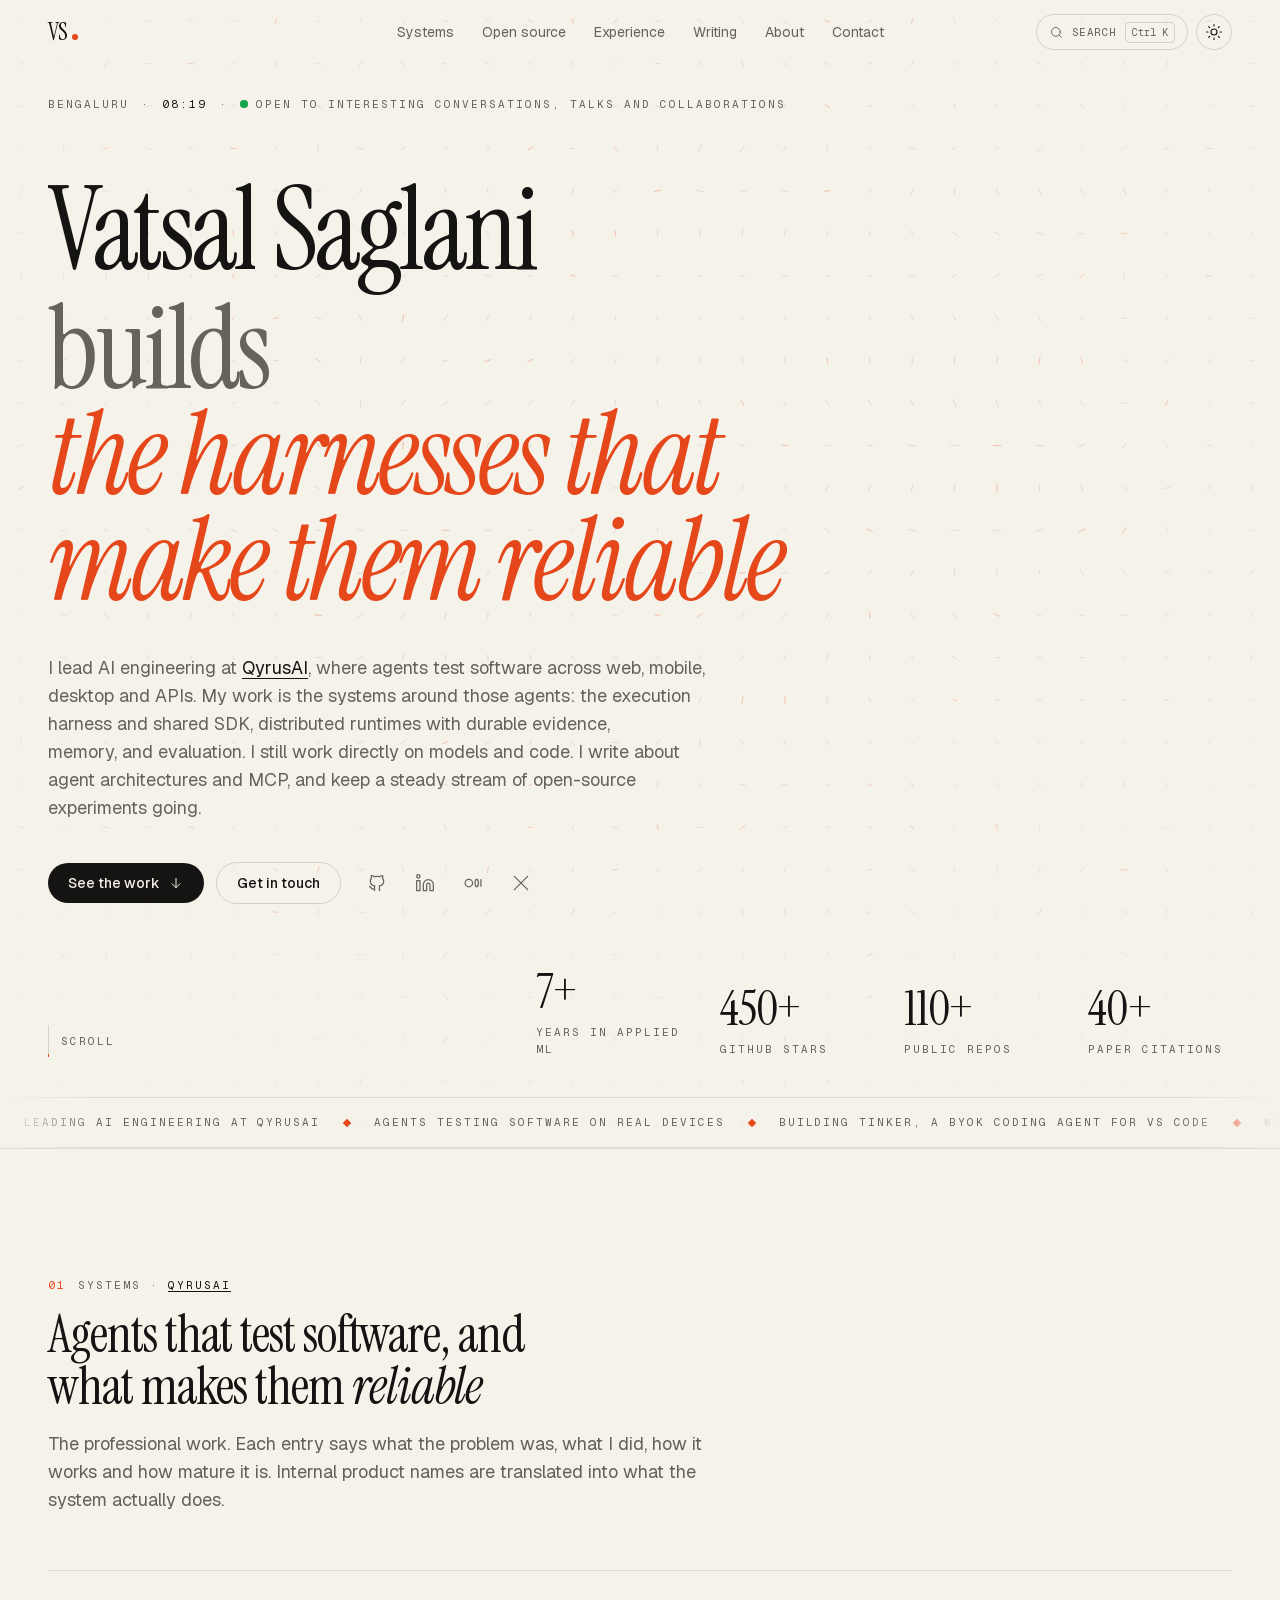
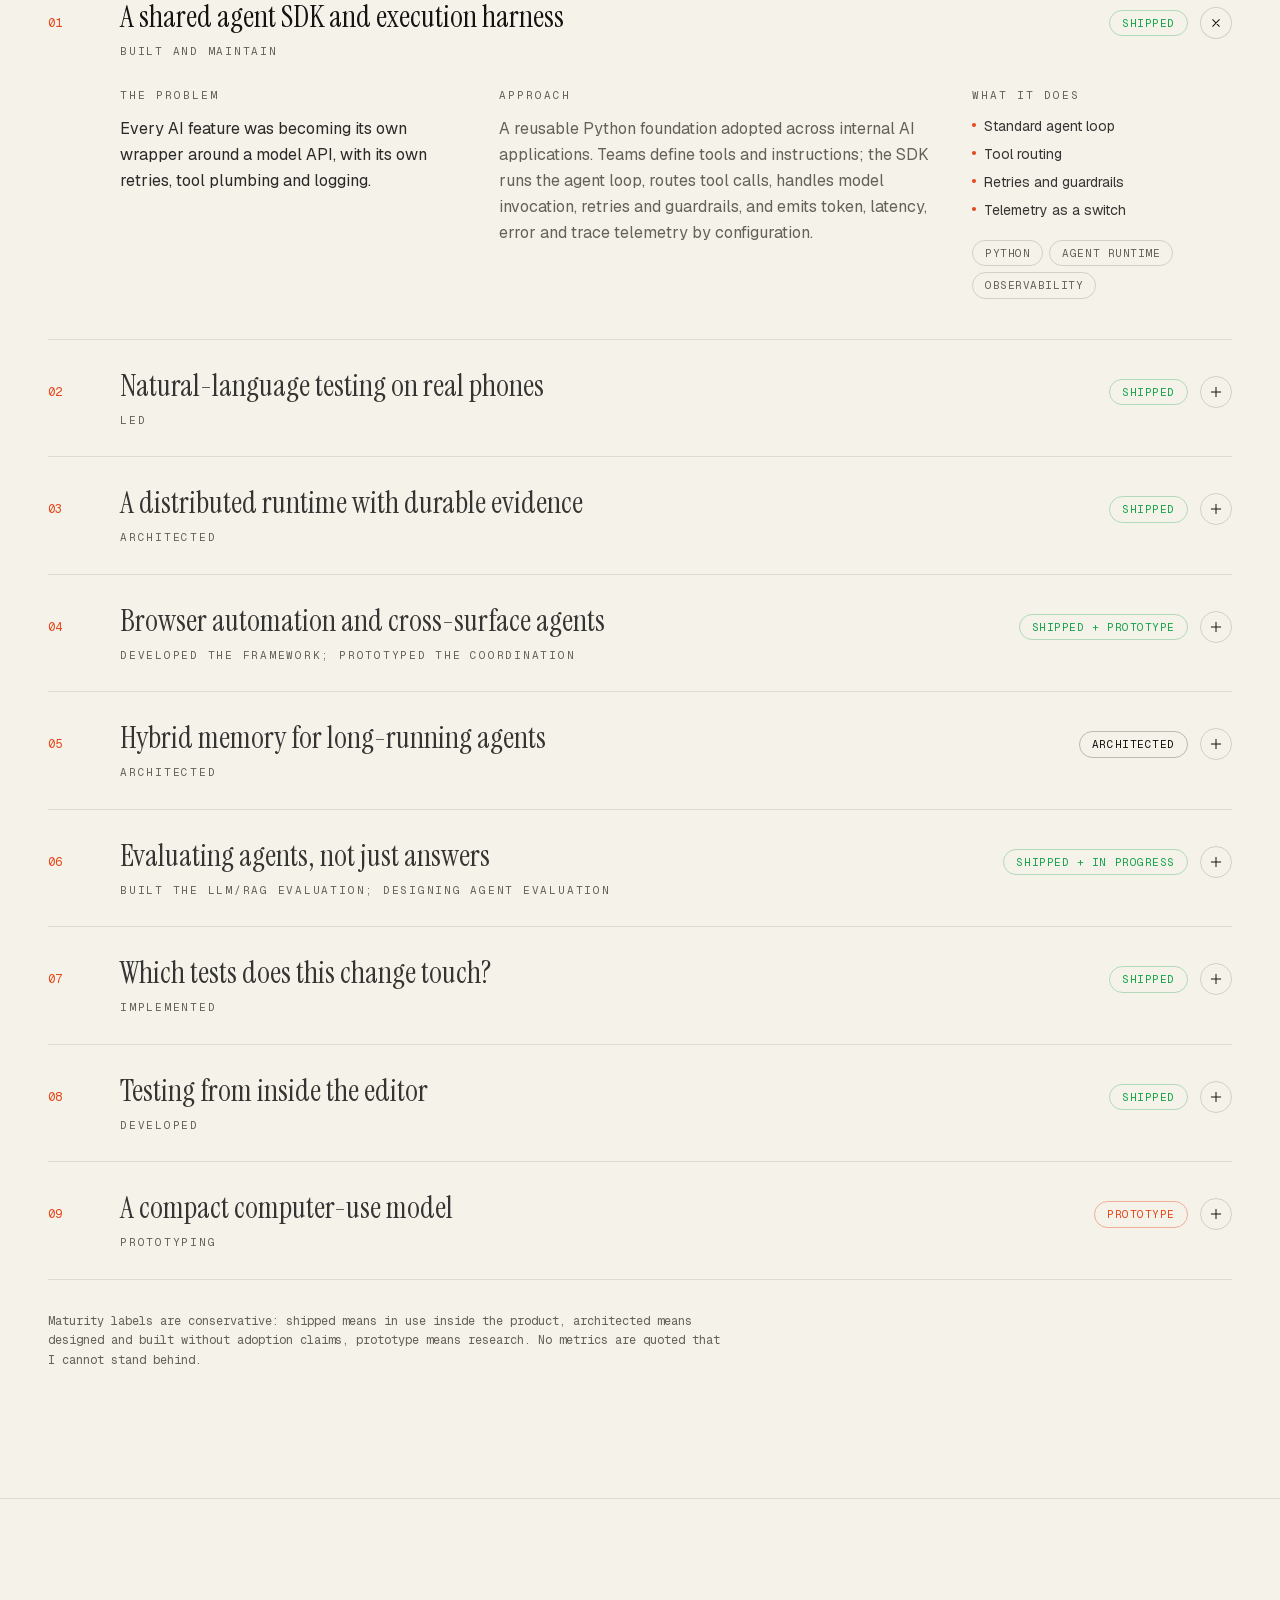
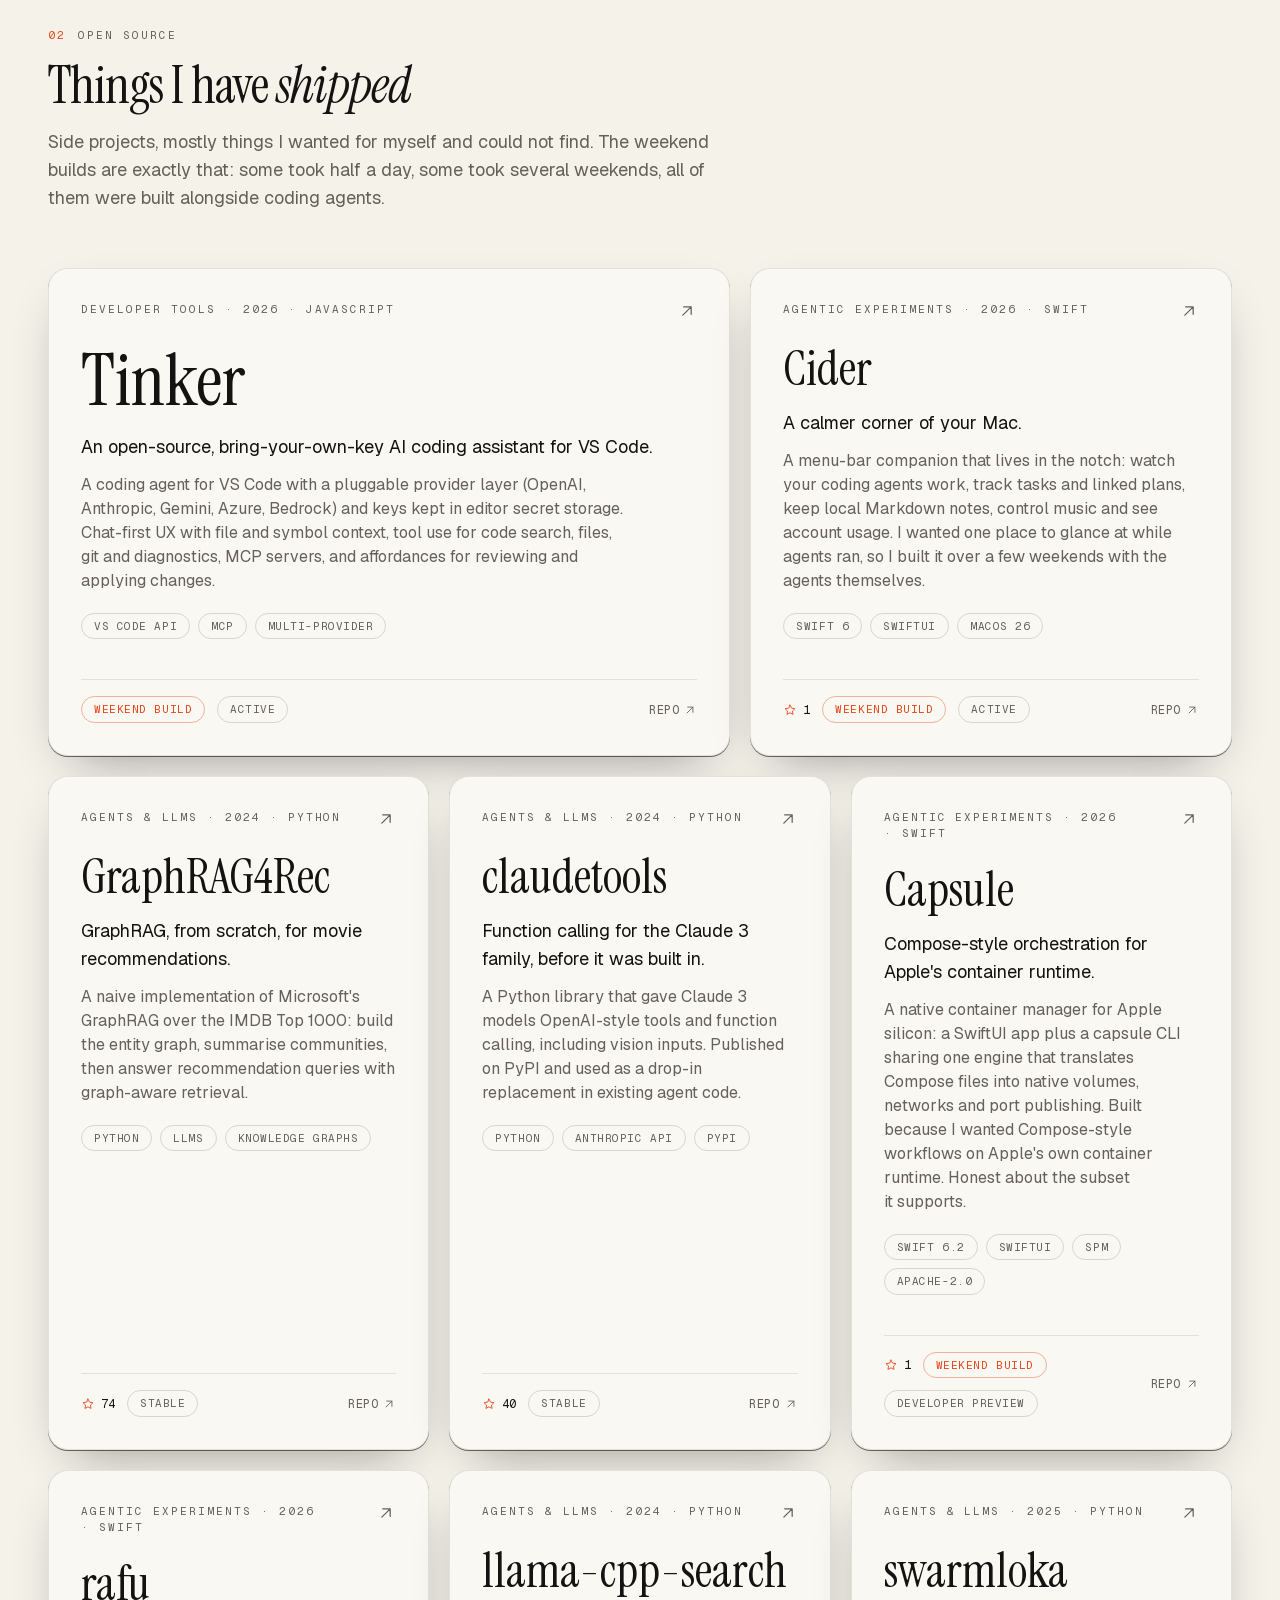
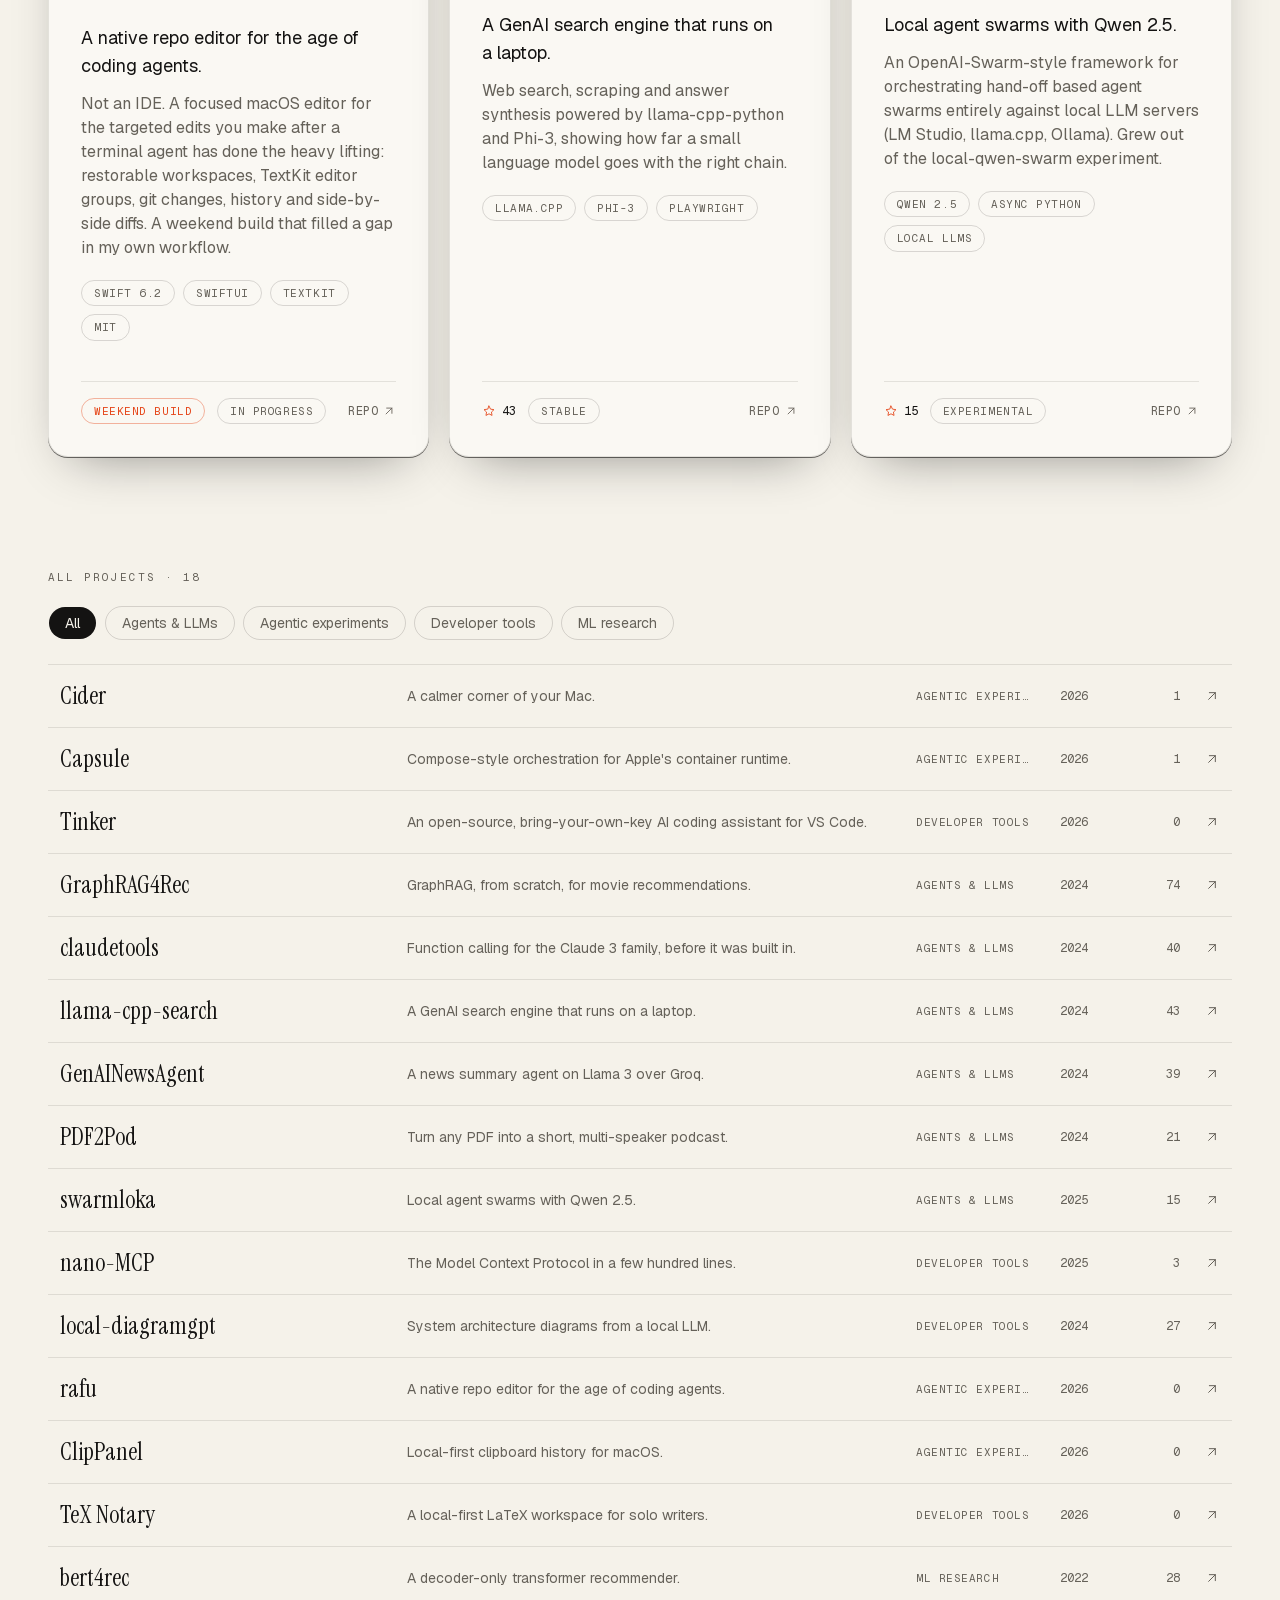
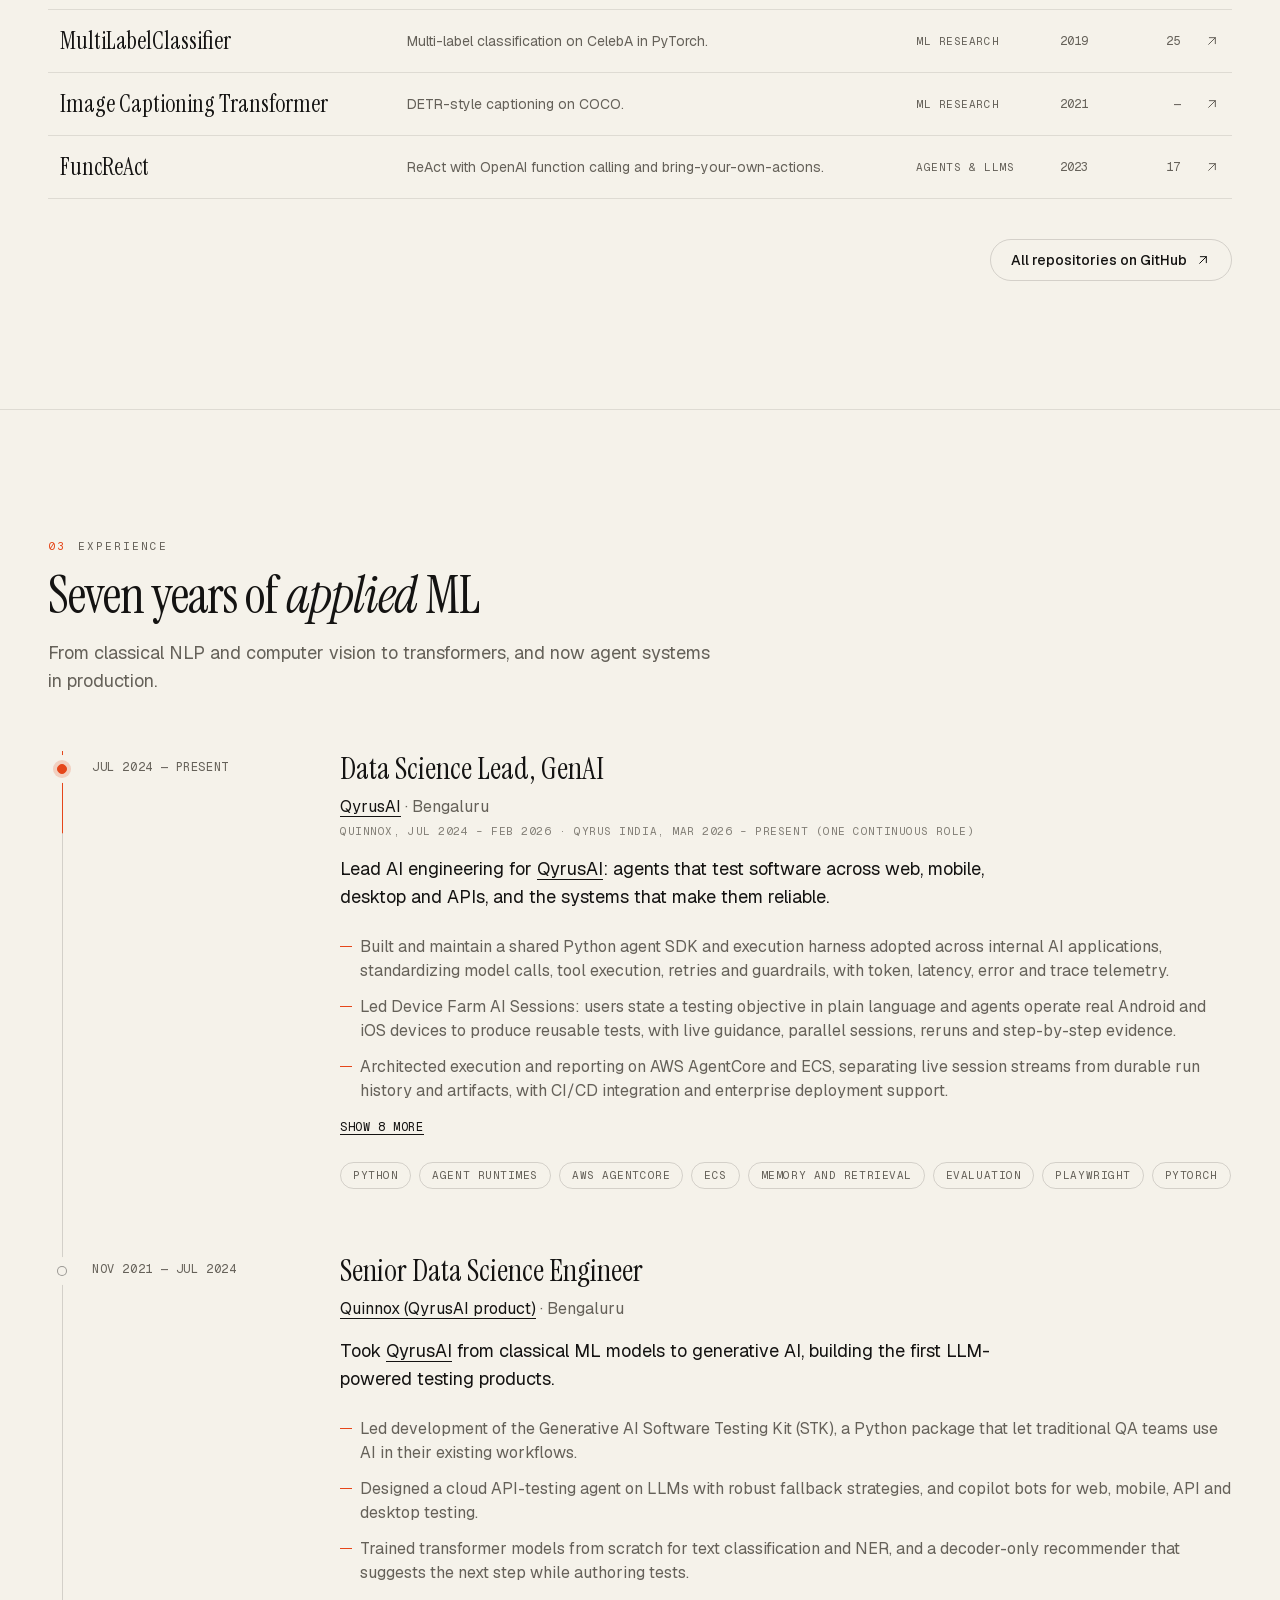
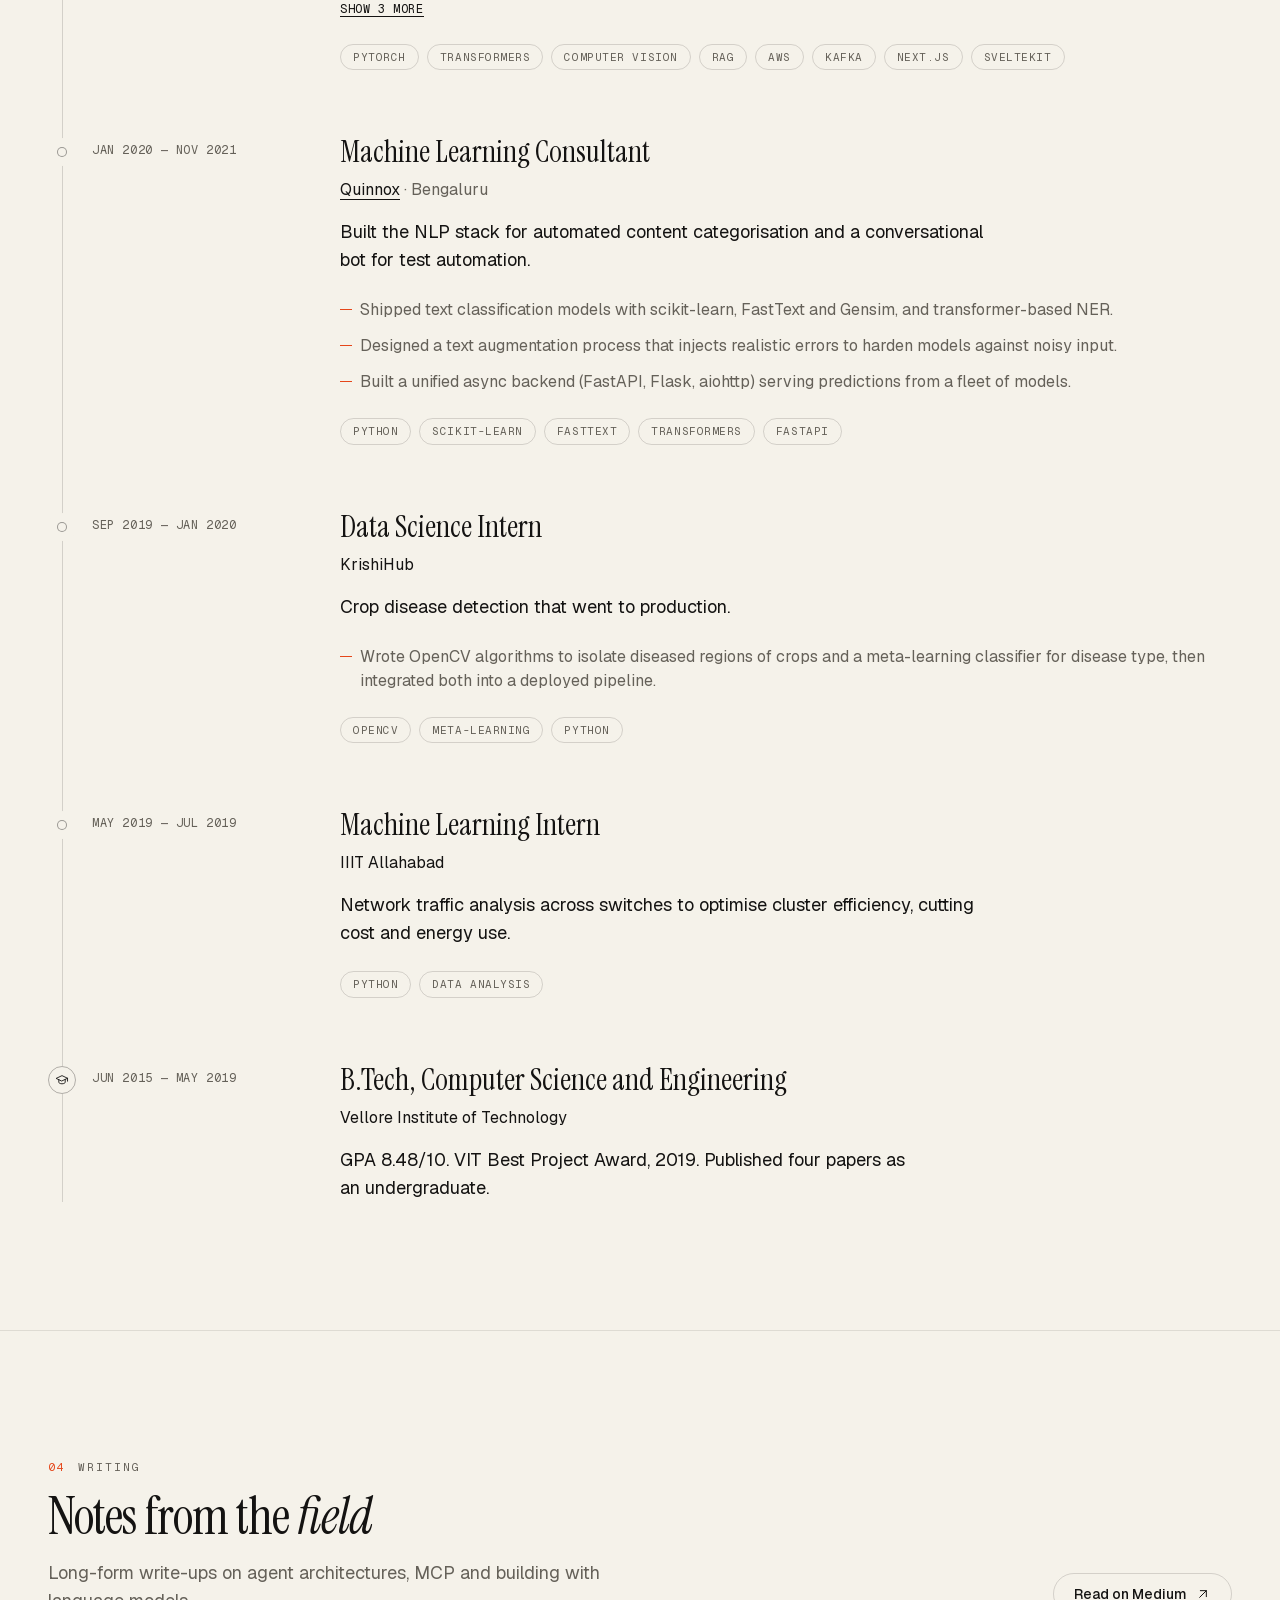
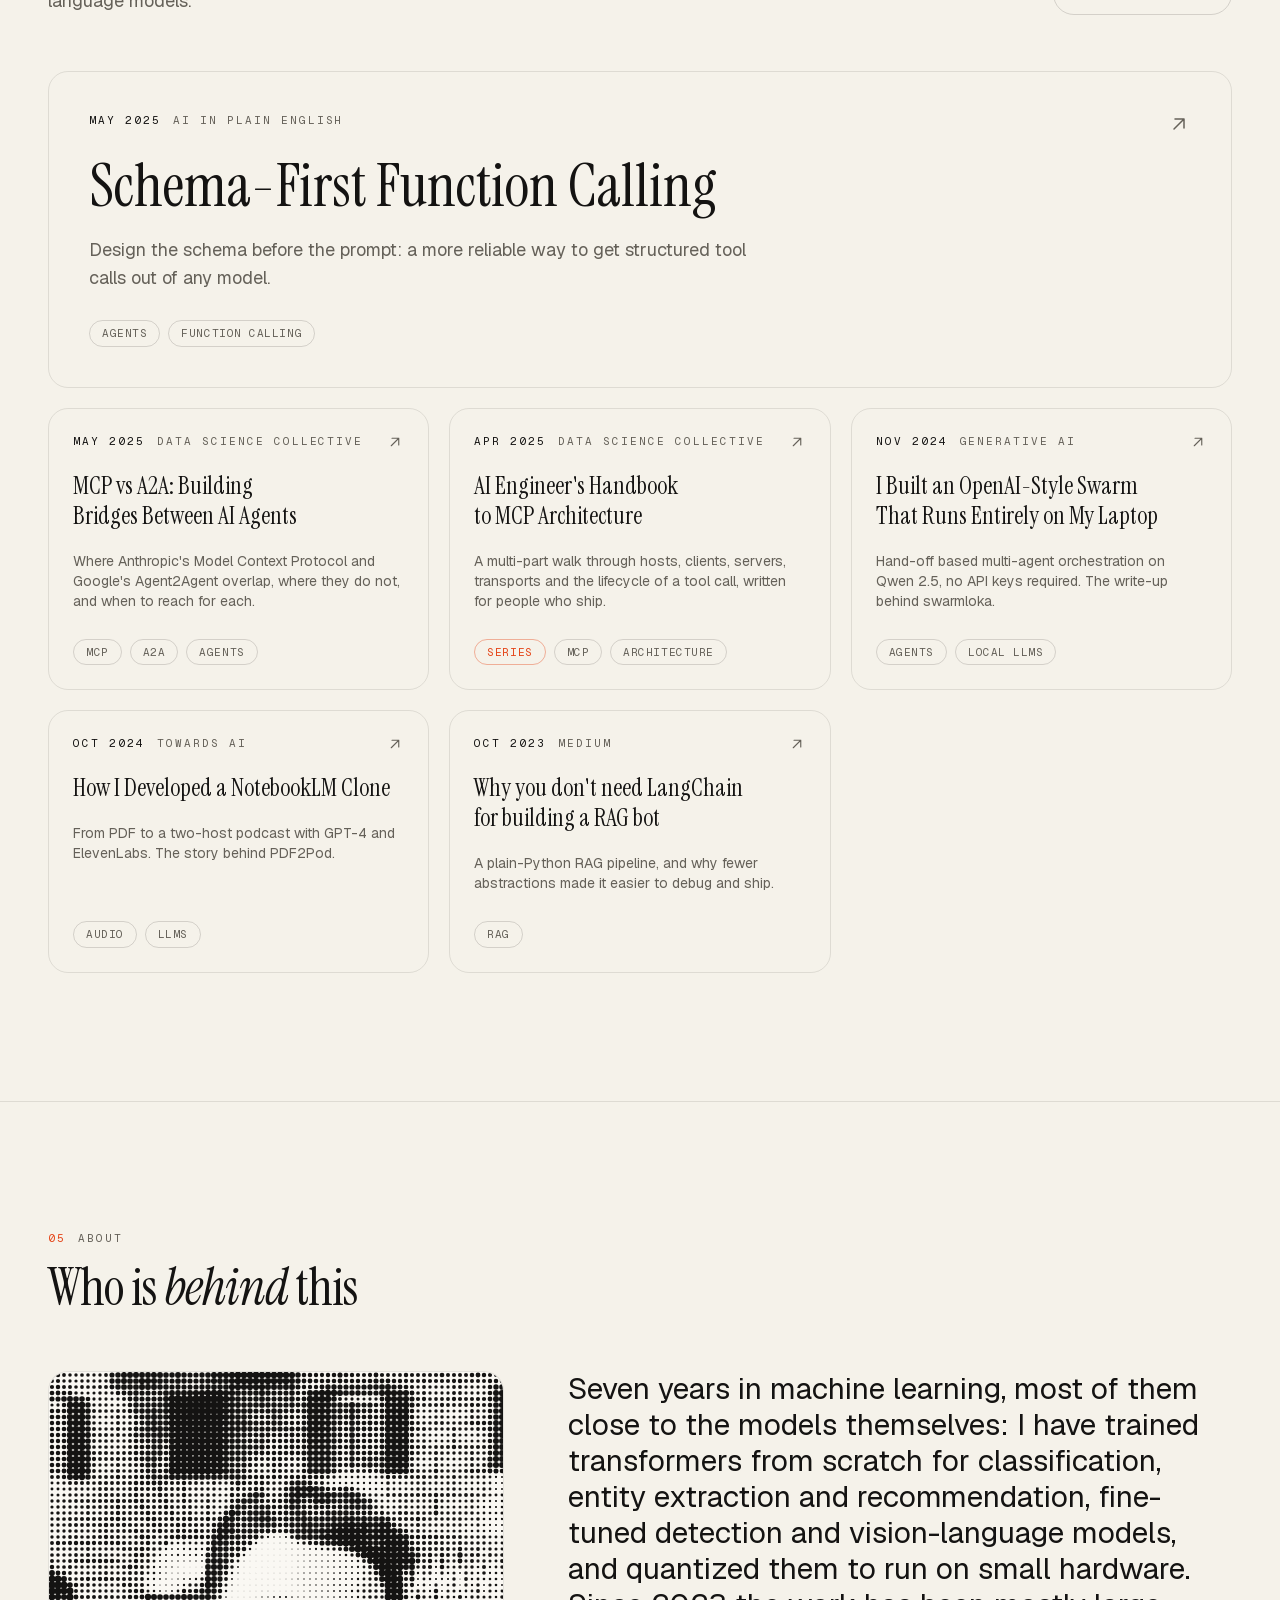
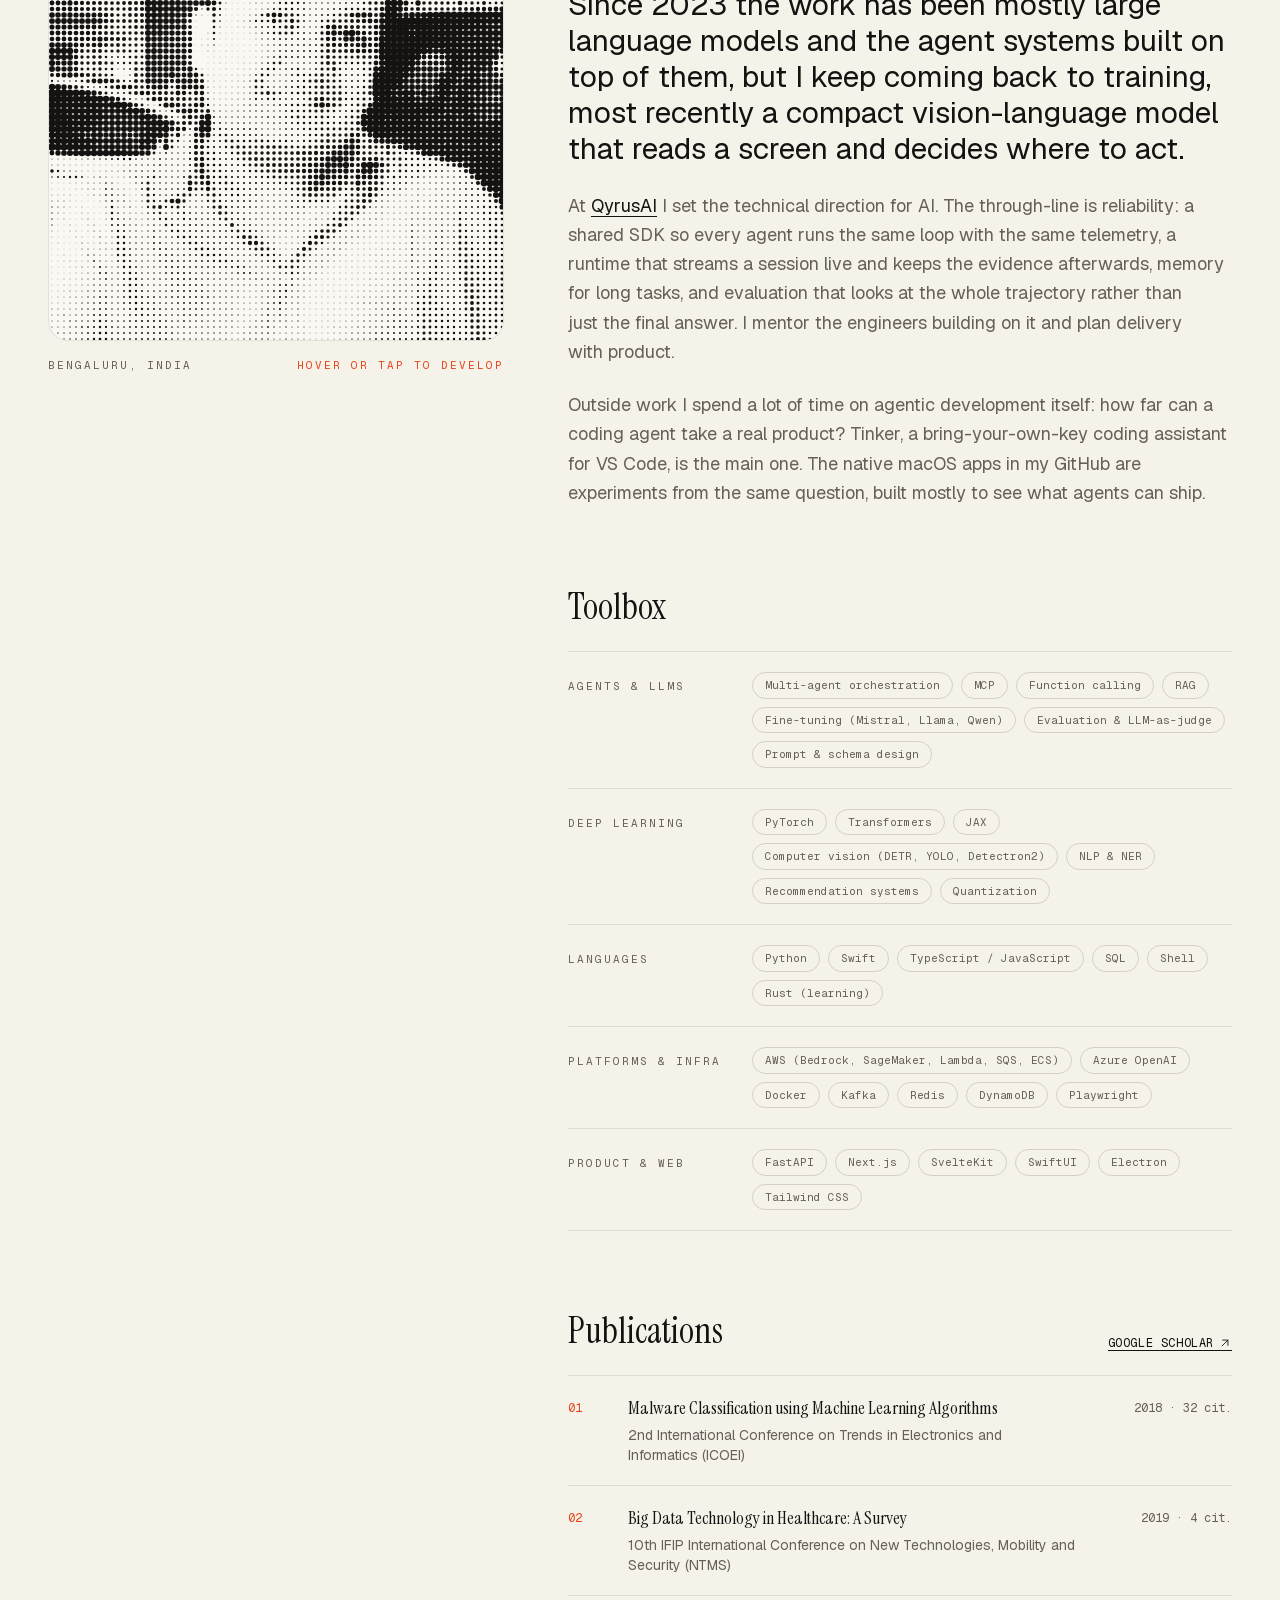
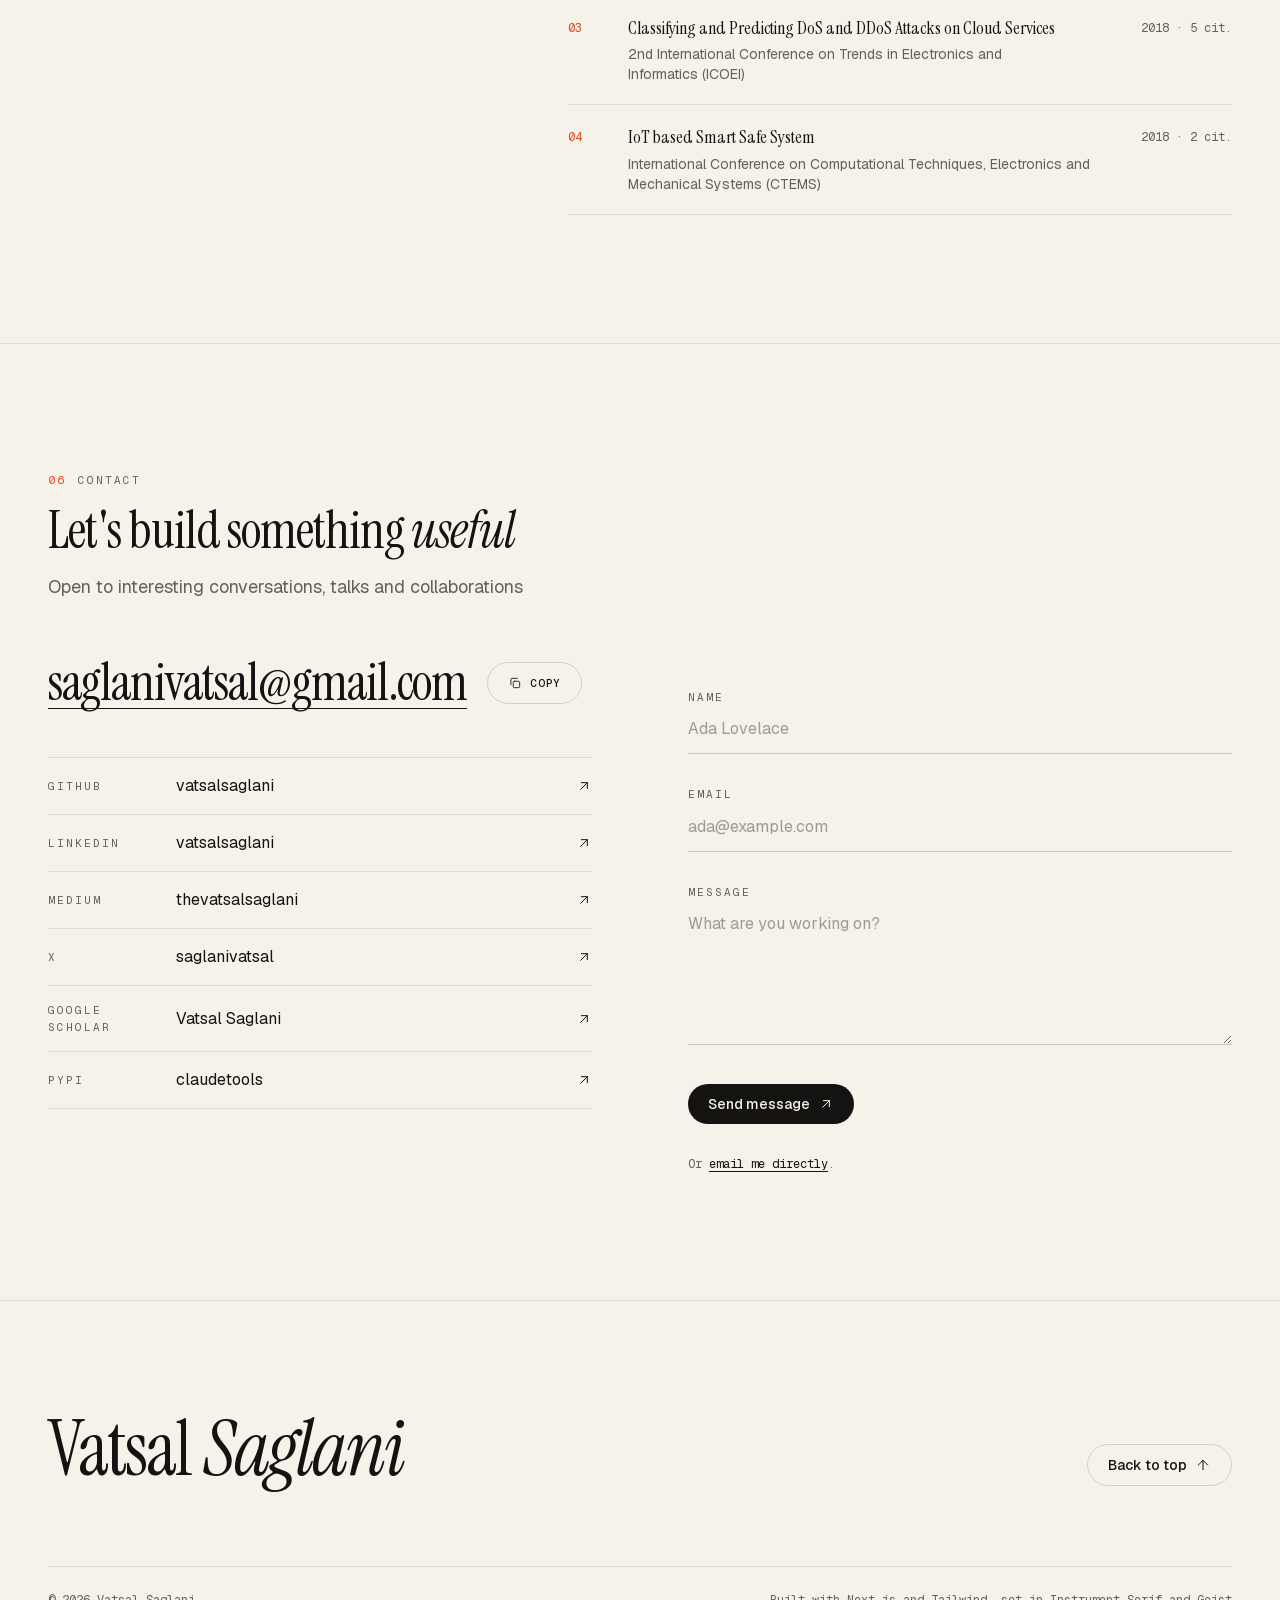
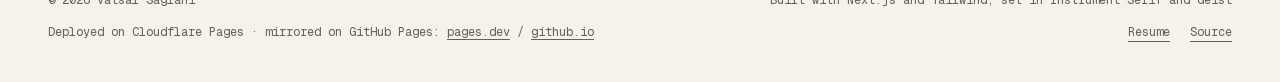
<file: index.html>
<!DOCTYPE html><!--t_gcmcsoAbF1ebiKK4JJ5--><html lang="en" class="__variable_246ccd __variable_c29908 __variable_1f5468"><head><meta charSet="utf-8"/><meta name="viewport" content="width=device-width, initial-scale=1"/><link rel="preload" href="/_next/static/media/22a5144ee8d83bca-s.p.woff2" as="font" crossorigin="" type="font/woff2"/><link rel="preload" href="/_next/static/media/7d4881bb7e1bf84d-s.p.woff2" as="font" crossorigin="" type="font/woff2"/><link rel="preload" href="/_next/static/media/9cc5b37ab1350db7-s.p.woff2" as="font" crossorigin="" type="font/woff2"/><link rel="preload" href="/_next/static/media/e6099e249fd938cc-s.p.woff2" as="font" crossorigin="" type="font/woff2"/><link rel="stylesheet" href="/_next/static/css/d9f748b6b78d536c.css" data-precedence="next"/><link rel="preload" as="script" fetchPriority="low" href="/_next/static/chunks/webpack-665c50629f91c9d4.js"/><script src="/_next/static/chunks/4bd1b696-c023c6e3521b1417.js" async=""></script><script src="/_next/static/chunks/255-09fb0d129bb12f51.js" async=""></script><script src="/_next/static/chunks/main-app-f5ae273db3efd470.js" async=""></script><script src="/_next/static/chunks/app/layout-475cb6a41818b07e.js" async=""></script><script src="/_next/static/chunks/619-ba102abea3e3d0e4.js" async=""></script><script src="/_next/static/chunks/430-6dc5d036473daa64.js" async=""></script><script src="/_next/static/chunks/app/page-4e1ca44975f857d1.js" async=""></script><meta name="next-size-adjust" content=""/><meta name="theme-color" media="(prefers-color-scheme: light)" content="#f5f2ea"/><meta name="theme-color" media="(prefers-color-scheme: dark)" content="#0b0b0e"/><title>Vatsal Saglani — Data Science Lead, GenAI at QyrusAI</title><meta name="description" content="Vatsal Saglani builds AI agents that test software, and the systems that keep them reliable: agent SDKs, runtimes, memory and evaluation at QyrusAI, plus open source."/><link rel="author" href="https://github.com/vatsalsaglani"/><meta name="author" content="Vatsal Saglani"/><meta name="keywords" content="Vatsal Saglani,GenAI,AI agents,MCP,LLM,Swift,macOS,QyrusAI,machine learning,Bengaluru"/><meta name="creator" content="Vatsal Saglani"/><meta name="robots" content="index, follow"/><link rel="canonical" href="https://vatsalsaglani.pages.dev/"/><meta property="og:title" content="Vatsal Saglani — Data Science Lead, GenAI at QyrusAI"/><meta property="og:description" content="Vatsal Saglani builds AI agents that test software, and the systems that keep them reliable: agent SDKs, runtimes, memory and evaluation at QyrusAI, plus open source."/><meta property="og:url" content="https://vatsalsaglani.pages.dev/"/><meta property="og:site_name" content="Vatsal Saglani"/><meta property="og:locale" content="en_US"/><meta property="og:image" content="https://vatsalsaglani.pages.dev/assets/og.png"/><meta property="og:image:width" content="1200"/><meta property="og:image:height" content="630"/><meta property="og:image:alt" content="Vatsal Saglani — portfolio"/><meta property="og:type" content="website"/><meta name="twitter:card" content="summary_large_image"/><meta name="twitter:creator" content="@saglanivatsal"/><meta name="twitter:title" content="Vatsal Saglani — Data Science Lead, GenAI at QyrusAI"/><meta name="twitter:description" content="Vatsal Saglani builds AI agents that test software, and the systems that keep them reliable: agent SDKs, runtimes, memory and evaluation at QyrusAI, plus open source."/><meta name="twitter:image" content="https://vatsalsaglani.pages.dev/assets/og.png"/><link rel="shortcut icon" href="/favicon.svg"/><link rel="icon" href="/favicon.svg"/><link rel="apple-touch-icon" href="/favicon.svg"/><script>(function(){try{var s=localStorage.getItem('theme');var m=window.matchMedia('(prefers-color-scheme: light)').matches;var t=s||(m?'light':'dark');document.documentElement.setAttribute('data-theme',t);}catch(e){document.documentElement.setAttribute('data-theme','dark');}})();</script><script src="/_next/static/chunks/polyfills-42372ed130431b0a.js" noModule=""></script></head><body class="min-h-dvh"><div hidden=""><!--$--><!--/$--></div><script type="application/ld+json">{"@context":"https://schema.org","@graph":[{"@type":"WebSite","@id":"https://vatsalsaglani.pages.dev/#website","url":"https://vatsalsaglani.pages.dev/","name":"Vatsal Saglani","description":"Vatsal Saglani builds AI agents that test software, and the systems that keep them reliable: agent SDKs, runtimes, memory and evaluation at QyrusAI, plus open source.","inLanguage":"en","author":{"@id":"https://vatsalsaglani.pages.dev/#person"}},{"@type":"Person","@id":"https://vatsalsaglani.pages.dev/#person","name":"Vatsal Saglani","givenName":"Vatsal","url":"https://vatsalsaglani.pages.dev/","image":"https://vatsalsaglani.pages.dev/assets/vatsal.JPG","jobTitle":"Data Science Lead, GenAI","description":"I build AI agents that test software, and the systems that make them reliable.","email":"mailto:saglanivatsal@gmail.com","worksFor":{"@type":"Organization","name":"QyrusAI","url":"https://qyrus.ai"},"address":{"@type":"PostalAddress","addressLocality":"Bengaluru","addressCountry":"IN"},"alumniOf":{"@type":"CollegeOrUniversity","name":"Vellore Institute of Technology"},"knowsAbout":["Multi-agent orchestration","MCP","Function calling","RAG","Fine-tuning (Mistral, Llama, Qwen)","Evaluation & LLM-as-judge","Prompt & schema design","PyTorch","Transformers","JAX","Computer vision (DETR, YOLO, Detectron2)","NLP & NER"],"sameAs":["https://github.com/vatsalsaglani","https://www.linkedin.com/in/vatsalsaglani/","https://thevatsalsaglani.medium.com","https://x.com/saglanivatsal","https://scholar.google.com/citations?user=3RB_jh0AAAAJ&hl=en","https://pypi.org/project/claudetools/"]},{"@type":"ProfilePage","@id":"https://vatsalsaglani.pages.dev/#profilepage","url":"https://vatsalsaglani.pages.dev/","name":"Vatsal Saglani — Data Science Lead, GenAI at QyrusAI","description":"Vatsal Saglani builds AI agents that test software, and the systems that keep them reliable: agent SDKs, runtimes, memory and evaluation at QyrusAI, plus open source.","isPartOf":{"@id":"https://vatsalsaglani.pages.dev/#website"},"mainEntity":{"@id":"https://vatsalsaglani.pages.dev/#person"},"primaryImageOfPage":{"@type":"ImageObject","url":"https://vatsalsaglani.pages.dev/assets/og.png","width":1200,"height":630}}]}</script><header class="fixed inset-x-0 top-0 z-50 border-b transition-[background-color,border-color,backdrop-filter] duration-300 border-transparent bg-transparent"><div class="wrap grid h-16 grid-cols-[1fr_auto] items-center md:grid-cols-[1fr_auto_1fr]"><a href="#top" class="group flex w-fit items-center gap-1 font-serif text-2xl leading-none tracking-tight" aria-label="Vatsal Saglani, back to top"><span>VS</span><span class="h-1.5 w-1.5 translate-y-[5px] rounded-full bg-accent transition-transform duration-300 group-hover:scale-150"></span></a><nav aria-label="Primary" class="hidden items-center gap-1 md:flex"><a href="#systems" class="relative px-3 py-2 text-sm transition-colors duration-300 text-muted hover:text-fg">Systems</a><a href="#work" class="relative px-3 py-2 text-sm transition-colors duration-300 text-muted hover:text-fg">Open source</a><a href="#experience" class="relative px-3 py-2 text-sm transition-colors duration-300 text-muted hover:text-fg">Experience</a><a href="#writing" class="relative px-3 py-2 text-sm transition-colors duration-300 text-muted hover:text-fg">Writing</a><a href="#about" class="relative px-3 py-2 text-sm transition-colors duration-300 text-muted hover:text-fg">About</a><a href="#contact" class="relative px-3 py-2 text-sm transition-colors duration-300 text-muted hover:text-fg">Contact</a></nav><div class="flex items-center justify-end gap-2"><button type="button" aria-label="Search and commands" class="inline-flex h-9 items-center gap-2 rounded-full border border-line/15 px-3 font-mono text-[11px] uppercase tracking-wider text-muted transition-colors duration-300 hover:border-line/40 hover:text-fg"><svg viewBox="0 0 24 24" width="1em" height="1em" fill="none" stroke="currentColor" stroke-width="1.5" stroke-linecap="round" stroke-linejoin="round" aria-hidden="true" focusable="false" class="text-[15px]"><circle cx="11" cy="11" r="7"></circle><path d="M20 20l-3.5-3.5"></path></svg><span class="hidden sm:inline">Search</span><kbd class="hidden min-w-[2.75rem] rounded border border-line/15 px-1.5 py-0.5 text-center font-mono text-[10px] normal-case tracking-normal sm:inline-block">Ctrl K</kbd></button><button type="button" aria-label="Toggle theme" title="Toggle theme" class="relative grid h-9 w-9 place-items-center rounded-full border border-line/15 text-fg transition-colors duration-300 hover:border-line/40 hover:text-accent"><span class="grid place-items-center opacity-60"><svg viewBox="0 0 24 24" width="1em" height="1em" fill="none" stroke="currentColor" stroke-width="1.5" stroke-linecap="round" stroke-linejoin="round" aria-hidden="true" focusable="false" class="text-[18px]"><path d="M20 14.5A8.5 8.5 0 0 1 9.5 4 8.5 8.5 0 1 0 20 14.5z"></path></svg></span></button><button type="button" aria-label="Open menu" aria-expanded="false" aria-controls="mobile-menu" class="grid h-9 w-9 place-items-center rounded-full border border-line/15 text-fg transition-colors hover:border-line/40 md:hidden"><svg viewBox="0 0 24 24" width="1em" height="1em" fill="none" stroke="currentColor" stroke-width="1.5" stroke-linecap="round" stroke-linejoin="round" aria-hidden="true" focusable="false" class="text-[18px]"><path d="M4 8h16M4 16h16"></path></svg></button></div></div></header><main><section id="top" class="relative flex min-h-[100svh] flex-col overflow-hidden"><canvas aria-hidden="true" class="pointer-events-none absolute inset-0 h-full w-full" style="mask-image:radial-gradient(ellipse 85% 80% at 50% 38%, #000 35%, transparent 100%);-webkit-mask-image:radial-gradient(ellipse 85% 80% at 50% 38%, #000 35%, transparent 100%)"></canvas><div class="wrap relative z-10 flex flex-1 flex-col pb-8 pt-24 md:pb-10"><div class="eyebrow flex flex-wrap items-center gap-x-3 gap-y-1.5" style="opacity:0;transform:translateY(16px)"><span>Bengaluru</span><span aria-hidden="true">·</span><time class="tabular-nums text-fg">--:--</time><span aria-hidden="true">·</span><span class="flex items-center gap-2"><span class="relative flex h-2 w-2"><span class="absolute inset-0 rounded-full bg-signal opacity-60 motion-safe:animate-ping"></span><span class="relative h-2 w-2 rounded-full bg-signal motion-safe:animate-pulseDot"></span></span>Open to interesting conversations, talks and collaborations</span></div><div class="my-auto py-12 md:py-16"><h1 class="break-words font-serif text-display-xl"><span class="sr-only">Vatsal Saglani builds AI agents that test software.</span><span aria-hidden="true"><span class="block"><span class="inline-block overflow-hidden pb-[0.12em] align-bottom"><span class="inline-block" style="transform:translateY(110%) rotate(2deg)">Vatsal</span></span> <span class="inline-block overflow-hidden pb-[0.12em] align-bottom"><span class="inline-block" style="transform:translateY(110%) rotate(2deg)">Saglani</span></span></span><span class="block" style="opacity:0;transform:translateY(24px)"><span class="text-muted">builds</span> <span class="inline-grid max-w-full align-top"><span aria-hidden="true" class="invisible col-start-1 row-start-1"><em class="italic">AI agents that test software</em></span><span aria-hidden="true" class="invisible col-start-1 row-start-1"><em class="italic">the harnesses that make them reliable</em></span><span aria-hidden="true" class="invisible col-start-1 row-start-1"><em class="italic">memory and evaluation for agents</em></span><span aria-hidden="true" class="invisible col-start-1 row-start-1"><em class="italic">SDKs other teams build on</em></span><span class="col-start-1 row-start-1" style="opacity:1;filter:blur(0px);transform:none"><em class="italic text-accent">AI agents that test software</em></span></span></span></span></h1><p class="mt-8 max-w-2xl text-base text-muted md:mt-10 md:text-lg" style="opacity:0;transform:translateY(16px)">I lead AI engineering at <a href="https://qyrus.ai" target="_blank" rel="noopener noreferrer" class="link-underline text-fg">QyrusAI</a>, where agents test software across web, mobile, desktop and APIs. My work is the systems around those agents: the execution harness and shared SDK, distributed runtimes with durable evidence, memory, and evaluation. I still work directly on models and code. I write about agent architectures and MCP, and keep a steady stream of open-source experiments going.</p><div class="mt-8 flex flex-wrap items-center gap-3 md:mt-10" style="opacity:0;transform:translateY(16px)"><a href="#work" class="btn-primary">See the work<svg viewBox="0 0 24 24" width="1em" height="1em" fill="none" stroke="currentColor" stroke-width="1.5" stroke-linecap="round" stroke-linejoin="round" aria-hidden="true" focusable="false" class="text-base"><path d="M12 5v14M6 13l6 6 6-6"></path></svg></a><a href="#contact" class="btn-ghost">Get in touch</a><ul class="ml-1 flex items-center gap-2"><li><a href="https://github.com/vatsalsaglani" target="_blank" rel="noopener noreferrer" aria-label="GitHub (opens in a new tab)" class="grid h-10 w-10 place-items-center rounded-full text-muted transition-all duration-300 hover:-translate-y-0.5 hover:bg-line/10 hover:text-accent"><svg viewBox="0 0 24 24" width="1em" height="1em" fill="none" stroke="currentColor" stroke-width="1.5" stroke-linecap="round" stroke-linejoin="round" aria-hidden="true" focusable="false" class="text-[20px]"><path d="M9 19c-4.3 1.4-4.3-2.5-6-3m12 5v-3.5c0-1 .1-1.4-.5-2 2.8-.3 5.5-1.4 5.5-6a4.6 4.6 0 0 0-1.3-3.2 4.2 4.2 0 0 0-.1-3.2s-1.1-.3-3.5 1.3a12.3 12.3 0 0 0-6.2 0C6.5 2.8 5.4 3.1 5.4 3.1a4.2 4.2 0 0 0-.1 3.2A4.6 4.6 0 0 0 4 9.5c0 4.6 2.7 5.7 5.5 6-.6.6-.6 1.2-.5 2V21"></path></svg></a></li><li><a href="https://www.linkedin.com/in/vatsalsaglani/" target="_blank" rel="noopener noreferrer" aria-label="LinkedIn (opens in a new tab)" class="grid h-10 w-10 place-items-center rounded-full text-muted transition-all duration-300 hover:-translate-y-0.5 hover:bg-line/10 hover:text-accent"><svg viewBox="0 0 24 24" width="1em" height="1em" fill="none" stroke="currentColor" stroke-width="1.5" stroke-linecap="round" stroke-linejoin="round" aria-hidden="true" focusable="false" class="text-[20px]"><path d="M16 8a6 6 0 0 1 6 6v7h-4v-7a2 2 0 0 0-4 0v7h-4v-7a6 6 0 0 1 6-6z"></path><rect x="2" y="9" width="4" height="12"></rect><circle cx="4" cy="4" r="2"></circle></svg></a></li><li><a href="https://thevatsalsaglani.medium.com" target="_blank" rel="noopener noreferrer" aria-label="Medium (opens in a new tab)" class="grid h-10 w-10 place-items-center rounded-full text-muted transition-all duration-300 hover:-translate-y-0.5 hover:bg-line/10 hover:text-accent"><svg viewBox="0 0 24 24" width="1em" height="1em" fill="none" stroke="currentColor" stroke-width="1.5" stroke-linecap="round" stroke-linejoin="round" aria-hidden="true" focusable="false" class="text-[20px]"><circle cx="7" cy="12" r="4.5"></circle><ellipse cx="16.5" cy="12" rx="2" ry="4.5"></ellipse><path d="M21.5 8v8"></path></svg></a></li><li><a href="https://x.com/saglanivatsal" target="_blank" rel="noopener noreferrer" aria-label="X (opens in a new tab)" class="grid h-10 w-10 place-items-center rounded-full text-muted transition-all duration-300 hover:-translate-y-0.5 hover:bg-line/10 hover:text-accent"><svg viewBox="0 0 24 24" width="1em" height="1em" fill="none" stroke="currentColor" stroke-width="1.5" stroke-linecap="round" stroke-linejoin="round" aria-hidden="true" focusable="false" class="text-[20px]"><path d="M4 4l16 16M20 4L4 20"></path></svg></a></li></ul></div></div><div class="flex flex-col gap-8 md:flex-row md:items-end md:justify-between"><a href="#work" class="eyebrow hidden w-fit items-center gap-3 md:flex" aria-label="Scroll to work" style="opacity:0;transform:translateY(16px)"><span class="relative block h-8 w-px overflow-hidden bg-line/15"><span class="absolute inset-x-0 top-0 h-3 bg-accent"></span></span>scroll</a><dl class="grid grid-cols-2 gap-x-8 gap-y-5 sm:grid-cols-4 md:gap-x-10" style="opacity:0;transform:translateY(16px)"><div class="flex flex-col-reverse"><dt class="eyebrow mt-2 max-w-[9rem]">Years in applied ML</dt><dd class="font-serif text-4xl leading-none tracking-tight md:text-5xl">7+</dd></div><div class="flex flex-col-reverse"><dt class="eyebrow mt-2 max-w-[9rem]">GitHub stars</dt><dd class="font-serif text-4xl leading-none tracking-tight md:text-5xl">450+</dd></div><div class="flex flex-col-reverse"><dt class="eyebrow mt-2 max-w-[9rem]">Public repos</dt><dd class="font-serif text-4xl leading-none tracking-tight md:text-5xl">110+</dd></div><div class="flex flex-col-reverse"><dt class="eyebrow mt-2 max-w-[9rem]">Paper citations</dt><dd class="font-serif text-4xl leading-none tracking-tight md:text-5xl">40+</dd></div></dl></div></div><div class="relative z-10"><div class="group relative overflow-hidden border-y border-line/10 py-4 [mask-image:linear-gradient(90deg,transparent,#000_8%,#000_92%,transparent)]"><div class="flex w-max animate-marquee group-hover:[animation-play-state:paused]" style="animation-duration:40s"><ul class="flex shrink-0 items-center"><li class="flex items-center whitespace-nowrap font-mono text-[11px] uppercase tracking-[0.18em] text-muted"><span class="px-6">Leading AI engineering at QyrusAI</span><span class="h-1.5 w-1.5 rotate-45 bg-accent" aria-hidden="true"></span></li><li class="flex items-center whitespace-nowrap font-mono text-[11px] uppercase tracking-[0.18em] text-muted"><span class="px-6">Agents testing software on real devices</span><span class="h-1.5 w-1.5 rotate-45 bg-accent" aria-hidden="true"></span></li><li class="flex items-center whitespace-nowrap font-mono text-[11px] uppercase tracking-[0.18em] text-muted"><span class="px-6">Building Tinker, a BYOK coding agent for VS Code</span><span class="h-1.5 w-1.5 rotate-45 bg-accent" aria-hidden="true"></span></li><li class="flex items-center whitespace-nowrap font-mono text-[11px] uppercase tracking-[0.18em] text-muted"><span class="px-6">Writing about MCP and agent architectures</span><span class="h-1.5 w-1.5 rotate-45 bg-accent" aria-hidden="true"></span></li><li class="flex items-center whitespace-nowrap font-mono text-[11px] uppercase tracking-[0.18em] text-muted"><span class="px-6">Shipping products with coding agents</span><span class="h-1.5 w-1.5 rotate-45 bg-accent" aria-hidden="true"></span></li><li class="flex items-center whitespace-nowrap font-mono text-[11px] uppercase tracking-[0.18em] text-muted"><span class="px-6">Running agent swarms on local LLMs</span><span class="h-1.5 w-1.5 rotate-45 bg-accent" aria-hidden="true"></span></li><li class="flex items-center whitespace-nowrap font-mono text-[11px] uppercase tracking-[0.18em] text-muted"><span class="px-6">Based in Bengaluru</span><span class="h-1.5 w-1.5 rotate-45 bg-accent" aria-hidden="true"></span></li></ul><ul class="flex shrink-0 items-center" aria-hidden="true"><li class="flex items-center whitespace-nowrap font-mono text-[11px] uppercase tracking-[0.18em] text-muted"><span class="px-6">Leading AI engineering at QyrusAI</span><span class="h-1.5 w-1.5 rotate-45 bg-accent" aria-hidden="true"></span></li><li class="flex items-center whitespace-nowrap font-mono text-[11px] uppercase tracking-[0.18em] text-muted"><span class="px-6">Agents testing software on real devices</span><span class="h-1.5 w-1.5 rotate-45 bg-accent" aria-hidden="true"></span></li><li class="flex items-center whitespace-nowrap font-mono text-[11px] uppercase tracking-[0.18em] text-muted"><span class="px-6">Building Tinker, a BYOK coding agent for VS Code</span><span class="h-1.5 w-1.5 rotate-45 bg-accent" aria-hidden="true"></span></li><li class="flex items-center whitespace-nowrap font-mono text-[11px] uppercase tracking-[0.18em] text-muted"><span class="px-6">Writing about MCP and agent architectures</span><span class="h-1.5 w-1.5 rotate-45 bg-accent" aria-hidden="true"></span></li><li class="flex items-center whitespace-nowrap font-mono text-[11px] uppercase tracking-[0.18em] text-muted"><span class="px-6">Shipping products with coding agents</span><span class="h-1.5 w-1.5 rotate-45 bg-accent" aria-hidden="true"></span></li><li class="flex items-center whitespace-nowrap font-mono text-[11px] uppercase tracking-[0.18em] text-muted"><span class="px-6">Running agent swarms on local LLMs</span><span class="h-1.5 w-1.5 rotate-45 bg-accent" aria-hidden="true"></span></li><li class="flex items-center whitespace-nowrap font-mono text-[11px] uppercase tracking-[0.18em] text-muted"><span class="px-6">Based in Bengaluru</span><span class="h-1.5 w-1.5 rotate-45 bg-accent" aria-hidden="true"></span></li></ul></div></div></div></section><section id="systems" class="scroll-mt-24 border-t border-line/10 py-24 md:py-32"><div class="wrap"><div class="mb-10 flex flex-col gap-6 md:mb-14 md:flex-row md:items-end md:justify-between"><div class="max-w-3xl"><p class="eyebrow mb-4 flex items-center gap-3"><span class="text-accent">01</span><span>Systems · <a href="https://qyrus.ai" target="_blank" rel="noopener noreferrer" class="link-underline text-fg">QyrusAI</a></span></p><h2 class="font-serif text-display-md">Agents that test software, and what makes them <em>reliable</em></h2><p class="mt-4 max-w-2xl text-base text-muted md:text-lg">The professional work. Each entry says what the problem was, what I did, how it works and how mature it is. Internal product names are translated into what the system actually does.</p></div></div><ul class="border-b border-line/10"><li class="border-t border-line/10" style="opacity:0;transform:translateY(24px)"><button type="button" aria-expanded="true" aria-controls="system-agent-sdk" class="group grid w-full grid-cols-[2.5rem_1fr_auto] items-baseline gap-4 py-6 text-left md:grid-cols-[3.5rem_1fr_auto] md:py-7"><span class="font-mono text-xs text-accent">01</span><span class="min-w-0"><span class="block font-serif text-2xl leading-tight transition-colors md:text-3xl text-fg">A shared agent SDK and execution harness</span><span class="mt-2 block font-mono text-[11px] uppercase tracking-[0.16em] text-muted">Built and maintain</span></span><span class="flex items-center gap-3"><span class="chip hidden sm:inline-flex text-signal border-signal/30">shipped</span><span aria-hidden="true" class="inline-flex h-8 w-8 items-center justify-center rounded-full border border-line/15 text-fg"><svg viewBox="0 0 24 24" class="h-4 w-4" fill="none" stroke="currentColor" stroke-width="1.5" stroke-linecap="round"><path d="M12 5v14M5 12h14"></path></svg></span></span></button><div id="system-agent-sdk" class="overflow-hidden" style="height:auto;opacity:1"><div class="grid gap-8 pb-10 pl-[3.5rem] pr-2 md:grid-cols-12 md:pl-[4.5rem]"><div class="md:col-span-4"><p class="eyebrow mb-3">The problem</p><p class="text-base leading-relaxed text-fg/90">Every AI feature was becoming its own wrapper around a model API, with its own retries, tool plumbing and logging.</p><span class="chip mt-5 sm:hidden text-signal border-signal/30">shipped</span></div><div class="md:col-span-5"><p class="eyebrow mb-3">Approach</p><p class="text-base leading-relaxed text-muted">A reusable Python foundation adopted across internal AI applications. Teams define tools and instructions; the SDK runs the agent loop, routes tool calls, handles model invocation, retries and guardrails, and emits token, latency, error and trace telemetry by configuration.</p></div><div class="md:col-span-3"><p class="eyebrow mb-3">What it does</p><ul class="space-y-2"><li class="flex gap-2 text-sm text-fg/85"><span class="mt-[0.55em] h-1 w-1 shrink-0 rounded-full bg-accent"></span>Standard agent loop</li><li class="flex gap-2 text-sm text-fg/85"><span class="mt-[0.55em] h-1 w-1 shrink-0 rounded-full bg-accent"></span>Tool routing</li><li class="flex gap-2 text-sm text-fg/85"><span class="mt-[0.55em] h-1 w-1 shrink-0 rounded-full bg-accent"></span>Retries and guardrails</li><li class="flex gap-2 text-sm text-fg/85"><span class="mt-[0.55em] h-1 w-1 shrink-0 rounded-full bg-accent"></span>Telemetry as a switch</li></ul><div class="mt-5 flex flex-wrap gap-1.5"><span class="chip">Python</span><span class="chip">Agent runtime</span><span class="chip">Observability</span></div></div></div></div></li><li class="border-t border-line/10" style="opacity:0;transform:translateY(24px)"><button type="button" aria-expanded="false" aria-controls="system-device-farm-ai-sessions" class="group grid w-full grid-cols-[2.5rem_1fr_auto] items-baseline gap-4 py-6 text-left md:grid-cols-[3.5rem_1fr_auto] md:py-7"><span class="font-mono text-xs text-accent">02</span><span class="min-w-0"><span class="block font-serif text-2xl leading-tight transition-colors md:text-3xl text-fg/85 group-hover:text-fg">Natural-language testing on real phones</span><span class="mt-2 block font-mono text-[11px] uppercase tracking-[0.16em] text-muted">Led</span></span><span class="flex items-center gap-3"><span class="chip hidden sm:inline-flex text-signal border-signal/30">shipped</span><span aria-hidden="true" class="inline-flex h-8 w-8 items-center justify-center rounded-full border border-line/15 text-fg"><svg viewBox="0 0 24 24" class="h-4 w-4" fill="none" stroke="currentColor" stroke-width="1.5" stroke-linecap="round"><path d="M12 5v14M5 12h14"></path></svg></span></span></button></li><li class="border-t border-line/10" style="opacity:0;transform:translateY(24px)"><button type="button" aria-expanded="false" aria-controls="system-distributed-runtime" class="group grid w-full grid-cols-[2.5rem_1fr_auto] items-baseline gap-4 py-6 text-left md:grid-cols-[3.5rem_1fr_auto] md:py-7"><span class="font-mono text-xs text-accent">03</span><span class="min-w-0"><span class="block font-serif text-2xl leading-tight transition-colors md:text-3xl text-fg/85 group-hover:text-fg">A distributed runtime with durable evidence</span><span class="mt-2 block font-mono text-[11px] uppercase tracking-[0.16em] text-muted">Architected</span></span><span class="flex items-center gap-3"><span class="chip hidden sm:inline-flex text-signal border-signal/30">shipped</span><span aria-hidden="true" class="inline-flex h-8 w-8 items-center justify-center rounded-full border border-line/15 text-fg"><svg viewBox="0 0 24 24" class="h-4 w-4" fill="none" stroke="currentColor" stroke-width="1.5" stroke-linecap="round"><path d="M12 5v14M5 12h14"></path></svg></span></span></button></li><li class="border-t border-line/10" style="opacity:0;transform:translateY(24px)"><button type="button" aria-expanded="false" aria-controls="system-browser-and-cross-surface" class="group grid w-full grid-cols-[2.5rem_1fr_auto] items-baseline gap-4 py-6 text-left md:grid-cols-[3.5rem_1fr_auto] md:py-7"><span class="font-mono text-xs text-accent">04</span><span class="min-w-0"><span class="block font-serif text-2xl leading-tight transition-colors md:text-3xl text-fg/85 group-hover:text-fg">Browser automation and cross-surface agents</span><span class="mt-2 block font-mono text-[11px] uppercase tracking-[0.16em] text-muted">Developed the framework; prototyped the coordination</span></span><span class="flex items-center gap-3"><span class="chip hidden sm:inline-flex text-signal border-signal/30">shipped + prototype</span><span aria-hidden="true" class="inline-flex h-8 w-8 items-center justify-center rounded-full border border-line/15 text-fg"><svg viewBox="0 0 24 24" class="h-4 w-4" fill="none" stroke="currentColor" stroke-width="1.5" stroke-linecap="round"><path d="M12 5v14M5 12h14"></path></svg></span></span></button></li><li class="border-t border-line/10" style="opacity:0;transform:translateY(24px)"><button type="button" aria-expanded="false" aria-controls="system-agent-memory" class="group grid w-full grid-cols-[2.5rem_1fr_auto] items-baseline gap-4 py-6 text-left md:grid-cols-[3.5rem_1fr_auto] md:py-7"><span class="font-mono text-xs text-accent">05</span><span class="min-w-0"><span class="block font-serif text-2xl leading-tight transition-colors md:text-3xl text-fg/85 group-hover:text-fg">Hybrid memory for long-running agents</span><span class="mt-2 block font-mono text-[11px] uppercase tracking-[0.16em] text-muted">Architected</span></span><span class="flex items-center gap-3"><span class="chip hidden sm:inline-flex text-fg border-line/25">architected</span><span aria-hidden="true" class="inline-flex h-8 w-8 items-center justify-center rounded-full border border-line/15 text-fg"><svg viewBox="0 0 24 24" class="h-4 w-4" fill="none" stroke="currentColor" stroke-width="1.5" stroke-linecap="round"><path d="M12 5v14M5 12h14"></path></svg></span></span></button></li><li class="border-t border-line/10" style="opacity:0;transform:translateY(24px)"><button type="button" aria-expanded="false" aria-controls="system-evaluation" class="group grid w-full grid-cols-[2.5rem_1fr_auto] items-baseline gap-4 py-6 text-left md:grid-cols-[3.5rem_1fr_auto] md:py-7"><span class="font-mono text-xs text-accent">06</span><span class="min-w-0"><span class="block font-serif text-2xl leading-tight transition-colors md:text-3xl text-fg/85 group-hover:text-fg">Evaluating agents, not just answers</span><span class="mt-2 block font-mono text-[11px] uppercase tracking-[0.16em] text-muted">Built the LLM/RAG evaluation; designing agent evaluation</span></span><span class="flex items-center gap-3"><span class="chip hidden sm:inline-flex text-signal border-signal/30">shipped + in progress</span><span aria-hidden="true" class="inline-flex h-8 w-8 items-center justify-center rounded-full border border-line/15 text-fg"><svg viewBox="0 0 24 24" class="h-4 w-4" fill="none" stroke="currentColor" stroke-width="1.5" stroke-linecap="round"><path d="M12 5v14M5 12h14"></path></svg></span></span></button></li><li class="border-t border-line/10" style="opacity:0;transform:translateY(24px)"><button type="button" aria-expanded="false" aria-controls="system-impact-analysis" class="group grid w-full grid-cols-[2.5rem_1fr_auto] items-baseline gap-4 py-6 text-left md:grid-cols-[3.5rem_1fr_auto] md:py-7"><span class="font-mono text-xs text-accent">07</span><span class="min-w-0"><span class="block font-serif text-2xl leading-tight transition-colors md:text-3xl text-fg/85 group-hover:text-fg">Which tests does this change touch?</span><span class="mt-2 block font-mono text-[11px] uppercase tracking-[0.16em] text-muted">Implemented</span></span><span class="flex items-center gap-3"><span class="chip hidden sm:inline-flex text-signal border-signal/30">shipped</span><span aria-hidden="true" class="inline-flex h-8 w-8 items-center justify-center rounded-full border border-line/15 text-fg"><svg viewBox="0 0 24 24" class="h-4 w-4" fill="none" stroke="currentColor" stroke-width="1.5" stroke-linecap="round"><path d="M12 5v14M5 12h14"></path></svg></span></span></button></li><li class="border-t border-line/10" style="opacity:0;transform:translateY(24px)"><button type="button" aria-expanded="false" aria-controls="system-developer-tooling" class="group grid w-full grid-cols-[2.5rem_1fr_auto] items-baseline gap-4 py-6 text-left md:grid-cols-[3.5rem_1fr_auto] md:py-7"><span class="font-mono text-xs text-accent">08</span><span class="min-w-0"><span class="block font-serif text-2xl leading-tight transition-colors md:text-3xl text-fg/85 group-hover:text-fg">Testing from inside the editor</span><span class="mt-2 block font-mono text-[11px] uppercase tracking-[0.16em] text-muted">Developed</span></span><span class="flex items-center gap-3"><span class="chip hidden sm:inline-flex text-signal border-signal/30">shipped</span><span aria-hidden="true" class="inline-flex h-8 w-8 items-center justify-center rounded-full border border-line/15 text-fg"><svg viewBox="0 0 24 24" class="h-4 w-4" fill="none" stroke="currentColor" stroke-width="1.5" stroke-linecap="round"><path d="M12 5v14M5 12h14"></path></svg></span></span></button></li><li class="border-t border-line/10" style="opacity:0;transform:translateY(24px)"><button type="button" aria-expanded="false" aria-controls="system-computer-use-model" class="group grid w-full grid-cols-[2.5rem_1fr_auto] items-baseline gap-4 py-6 text-left md:grid-cols-[3.5rem_1fr_auto] md:py-7"><span class="font-mono text-xs text-accent">09</span><span class="min-w-0"><span class="block font-serif text-2xl leading-tight transition-colors md:text-3xl text-fg/85 group-hover:text-fg">A compact computer-use model</span><span class="mt-2 block font-mono text-[11px] uppercase tracking-[0.16em] text-muted">Prototyping</span></span><span class="flex items-center gap-3"><span class="chip hidden sm:inline-flex text-accent border-accent/40">prototype</span><span aria-hidden="true" class="inline-flex h-8 w-8 items-center justify-center rounded-full border border-line/15 text-fg"><svg viewBox="0 0 24 24" class="h-4 w-4" fill="none" stroke="currentColor" stroke-width="1.5" stroke-linecap="round"><path d="M12 5v14M5 12h14"></path></svg></span></span></button></li></ul><p class="mt-8 max-w-2xl font-mono text-xs leading-relaxed text-muted">Maturity labels are conservative: shipped means in use inside the product, architected means designed and built without adoption claims, prototype means research. No metrics are quoted that I cannot stand behind.</p></div></section><section id="work" class="scroll-mt-24 border-t border-line/10 py-24 md:py-32"><div class="wrap"><div class="mb-10 flex flex-col gap-6 md:mb-14 md:flex-row md:items-end md:justify-between"><div class="max-w-3xl"><p class="eyebrow mb-4 flex items-center gap-3"><span class="text-accent">02</span><span>Open source</span></p><h2 class="font-serif text-display-md">Things I have <em>shipped</em></h2><p class="mt-4 max-w-2xl text-base text-muted md:text-lg">Side projects, mostly things I wanted for myself and could not find. The weekend builds are exactly that: some took half a day, some took several weekends, all of them were built alongside coding agents.</p></div></div><div class="grid gap-5 md:grid-cols-2 lg:grid-cols-12"><div class="[perspective:1100px] md:col-span-2 lg:col-span-7" style="opacity:0;transform:translateY(24px)"><a href="https://github.com/vatsalsaglani/tinker" target="_blank" rel="noopener noreferrer" class="card group relative flex h-full flex-col justify-between gap-10 overflow-hidden p-6 transition-colors duration-300 hover:border-line/30 md:p-8" style="transform-style:preserve-3d;transform:none"><span aria-hidden="true" class="pointer-events-none absolute inset-0 opacity-0 transition-opacity duration-300 group-hover:opacity-100" style="background:radial-gradient(420px circle at var(--mx, 50%) var(--my, 50%), rgb(var(--accent) / 0.14), transparent 65%)"></span><div class="relative"><div class="flex items-start justify-between gap-4"><p class="eyebrow">Developer tools<!-- --> · <!-- -->2026<!-- --> · <!-- -->JavaScript</p><svg width="20" height="20" viewBox="0 0 24 24" fill="none" stroke="currentColor" stroke-width="1.5" stroke-linecap="round" stroke-linejoin="round" aria-hidden="true" class="shrink-0 text-muted transition-all duration-300 ease-out group-hover:-translate-y-0.5 group-hover:translate-x-0.5 group-hover:text-accent"><path d="M7 17 17 7M8 7h9v9"></path></svg></div><h3 class="mt-6 font-serif leading-none text-5xl md:text-7xl">Tinker</h3><p class="mt-4 text-lg text-fg">An open-source, bring-your-own-key AI coding assistant for VS Code.</p><p class="mt-3 max-w-xl text-sm leading-relaxed text-muted md:text-base">A coding agent for VS Code with a pluggable provider layer (OpenAI, Anthropic, Gemini, Azure, Bedrock) and keys kept in editor secret storage. Chat-first UX with file and symbol context, tool use for code search, files, git and diagnostics, MCP servers, and affordances for reviewing and applying changes.</p><ul class="mt-5 flex flex-wrap gap-2"><li class="chip">VS Code API</li><li class="chip">MCP</li><li class="chip">Multi-provider</li></ul></div><div class="relative flex items-center justify-between gap-4 border-t border-line/10 pt-4"><div class="flex flex-wrap items-center gap-3"><span class="chip border-accent/40 text-accent">Weekend build</span><span class="chip">Active</span></div><span class="inline-flex items-center gap-1 font-mono text-xs uppercase tracking-wider text-muted transition-colors group-hover:text-fg">Repo<svg width="14" height="14" viewBox="0 0 24 24" fill="none" stroke="currentColor" stroke-width="1.5" stroke-linecap="round" stroke-linejoin="round" aria-hidden="true"><path d="M7 17 17 7M8 7h9v9"></path></svg></span></div></a></div><div class="[perspective:1100px] lg:col-span-5" style="opacity:0;transform:translateY(24px)"><a href="https://github.com/vatsalsaglani/Cider" target="_blank" rel="noopener noreferrer" class="card group relative flex h-full flex-col justify-between gap-10 overflow-hidden p-6 transition-colors duration-300 hover:border-line/30 md:p-8" style="transform-style:preserve-3d;transform:none"><span aria-hidden="true" class="pointer-events-none absolute inset-0 opacity-0 transition-opacity duration-300 group-hover:opacity-100" style="background:radial-gradient(420px circle at var(--mx, 50%) var(--my, 50%), rgb(var(--accent) / 0.14), transparent 65%)"></span><div class="relative"><div class="flex items-start justify-between gap-4"><p class="eyebrow">Agentic experiments<!-- --> · <!-- -->2026<!-- --> · <!-- -->Swift</p><svg width="20" height="20" viewBox="0 0 24 24" fill="none" stroke="currentColor" stroke-width="1.5" stroke-linecap="round" stroke-linejoin="round" aria-hidden="true" class="shrink-0 text-muted transition-all duration-300 ease-out group-hover:-translate-y-0.5 group-hover:translate-x-0.5 group-hover:text-accent"><path d="M7 17 17 7M8 7h9v9"></path></svg></div><h3 class="mt-6 font-serif leading-none text-4xl md:text-5xl">Cider</h3><p class="mt-4 text-lg text-fg">A calmer corner of your Mac.</p><p class="mt-3 max-w-xl text-sm leading-relaxed text-muted md:text-base">A menu-bar companion that lives in the notch: watch your coding agents work, track tasks and linked plans, keep local Markdown notes, control music and see account usage. I wanted one place to glance at while agents ran, so I built it over a few weekends with the agents themselves.</p><ul class="mt-5 flex flex-wrap gap-2"><li class="chip">Swift 6</li><li class="chip">SwiftUI</li><li class="chip">macOS 26</li></ul></div><div class="relative flex items-center justify-between gap-4 border-t border-line/10 pt-4"><div class="flex flex-wrap items-center gap-3"><span class="inline-flex items-center gap-1.5 font-mono text-xs text-fg"><svg width="14" height="14" viewBox="0 0 24 24" fill="none" stroke="currentColor" stroke-width="1.5" stroke-linecap="round" stroke-linejoin="round" aria-hidden="true" class="text-accent"><path d="m12 3.5 2.6 5.3 5.9.9-4.3 4.1 1 5.8-5.2-2.8-5.2 2.8 1-5.8-4.3-4.1 5.9-.9z"></path></svg>1</span><span class="chip border-accent/40 text-accent">Weekend build</span><span class="chip">Active</span></div><span class="inline-flex items-center gap-1 font-mono text-xs uppercase tracking-wider text-muted transition-colors group-hover:text-fg">Repo<svg width="14" height="14" viewBox="0 0 24 24" fill="none" stroke="currentColor" stroke-width="1.5" stroke-linecap="round" stroke-linejoin="round" aria-hidden="true"><path d="M7 17 17 7M8 7h9v9"></path></svg></span></div></a></div><div class="[perspective:1100px] lg:col-span-4" style="opacity:0;transform:translateY(24px)"><a href="https://github.com/vatsalsaglani/GraphRAG4Rec" target="_blank" rel="noopener noreferrer" class="card group relative flex h-full flex-col justify-between gap-10 overflow-hidden p-6 transition-colors duration-300 hover:border-line/30 md:p-8" style="transform-style:preserve-3d;transform:none"><span aria-hidden="true" class="pointer-events-none absolute inset-0 opacity-0 transition-opacity duration-300 group-hover:opacity-100" style="background:radial-gradient(420px circle at var(--mx, 50%) var(--my, 50%), rgb(var(--accent) / 0.14), transparent 65%)"></span><div class="relative"><div class="flex items-start justify-between gap-4"><p class="eyebrow">Agents &amp; LLMs<!-- --> · <!-- -->2024<!-- --> · <!-- -->Python</p><svg width="20" height="20" viewBox="0 0 24 24" fill="none" stroke="currentColor" stroke-width="1.5" stroke-linecap="round" stroke-linejoin="round" aria-hidden="true" class="shrink-0 text-muted transition-all duration-300 ease-out group-hover:-translate-y-0.5 group-hover:translate-x-0.5 group-hover:text-accent"><path d="M7 17 17 7M8 7h9v9"></path></svg></div><h3 class="mt-6 font-serif leading-none text-4xl md:text-5xl">GraphRAG4Rec</h3><p class="mt-4 text-lg text-fg">GraphRAG, from scratch, for movie recommendations.</p><p class="mt-3 max-w-xl text-sm leading-relaxed text-muted md:text-base">A naive implementation of Microsoft&#x27;s GraphRAG over the IMDB Top 1000: build the entity graph, summarise communities, then answer recommendation queries with graph-aware retrieval.</p><ul class="mt-5 flex flex-wrap gap-2"><li class="chip">Python</li><li class="chip">LLMs</li><li class="chip">Knowledge graphs</li></ul></div><div class="relative flex items-center justify-between gap-4 border-t border-line/10 pt-4"><div class="flex flex-wrap items-center gap-3"><span class="inline-flex items-center gap-1.5 font-mono text-xs text-fg"><svg width="14" height="14" viewBox="0 0 24 24" fill="none" stroke="currentColor" stroke-width="1.5" stroke-linecap="round" stroke-linejoin="round" aria-hidden="true" class="text-accent"><path d="m12 3.5 2.6 5.3 5.9.9-4.3 4.1 1 5.8-5.2-2.8-5.2 2.8 1-5.8-4.3-4.1 5.9-.9z"></path></svg>74</span><span class="chip">Stable</span></div><span class="inline-flex items-center gap-1 font-mono text-xs uppercase tracking-wider text-muted transition-colors group-hover:text-fg">Repo<svg width="14" height="14" viewBox="0 0 24 24" fill="none" stroke="currentColor" stroke-width="1.5" stroke-linecap="round" stroke-linejoin="round" aria-hidden="true"><path d="M7 17 17 7M8 7h9v9"></path></svg></span></div></a></div><div class="[perspective:1100px] lg:col-span-4" style="opacity:0;transform:translateY(24px)"><a href="https://github.com/vatsalsaglani/claudetools" target="_blank" rel="noopener noreferrer" class="card group relative flex h-full flex-col justify-between gap-10 overflow-hidden p-6 transition-colors duration-300 hover:border-line/30 md:p-8" style="transform-style:preserve-3d;transform:none"><span aria-hidden="true" class="pointer-events-none absolute inset-0 opacity-0 transition-opacity duration-300 group-hover:opacity-100" style="background:radial-gradient(420px circle at var(--mx, 50%) var(--my, 50%), rgb(var(--accent) / 0.14), transparent 65%)"></span><div class="relative"><div class="flex items-start justify-between gap-4"><p class="eyebrow">Agents &amp; LLMs<!-- --> · <!-- -->2024<!-- --> · <!-- -->Python</p><svg width="20" height="20" viewBox="0 0 24 24" fill="none" stroke="currentColor" stroke-width="1.5" stroke-linecap="round" stroke-linejoin="round" aria-hidden="true" class="shrink-0 text-muted transition-all duration-300 ease-out group-hover:-translate-y-0.5 group-hover:translate-x-0.5 group-hover:text-accent"><path d="M7 17 17 7M8 7h9v9"></path></svg></div><h3 class="mt-6 font-serif leading-none text-4xl md:text-5xl">claudetools</h3><p class="mt-4 text-lg text-fg">Function calling for the Claude 3 family, before it was built in.</p><p class="mt-3 max-w-xl text-sm leading-relaxed text-muted md:text-base">A Python library that gave Claude 3 models OpenAI-style tools and function calling, including vision inputs. Published on PyPI and used as a drop-in replacement in existing agent code.</p><ul class="mt-5 flex flex-wrap gap-2"><li class="chip">Python</li><li class="chip">Anthropic API</li><li class="chip">PyPI</li></ul></div><div class="relative flex items-center justify-between gap-4 border-t border-line/10 pt-4"><div class="flex flex-wrap items-center gap-3"><span class="inline-flex items-center gap-1.5 font-mono text-xs text-fg"><svg width="14" height="14" viewBox="0 0 24 24" fill="none" stroke="currentColor" stroke-width="1.5" stroke-linecap="round" stroke-linejoin="round" aria-hidden="true" class="text-accent"><path d="m12 3.5 2.6 5.3 5.9.9-4.3 4.1 1 5.8-5.2-2.8-5.2 2.8 1-5.8-4.3-4.1 5.9-.9z"></path></svg>40</span><span class="chip">Stable</span></div><span class="inline-flex items-center gap-1 font-mono text-xs uppercase tracking-wider text-muted transition-colors group-hover:text-fg">Repo<svg width="14" height="14" viewBox="0 0 24 24" fill="none" stroke="currentColor" stroke-width="1.5" stroke-linecap="round" stroke-linejoin="round" aria-hidden="true"><path d="M7 17 17 7M8 7h9v9"></path></svg></span></div></a></div><div class="[perspective:1100px] lg:col-span-4" style="opacity:0;transform:translateY(24px)"><a href="https://github.com/vatsalsaglani/Capsule" target="_blank" rel="noopener noreferrer" class="card group relative flex h-full flex-col justify-between gap-10 overflow-hidden p-6 transition-colors duration-300 hover:border-line/30 md:p-8" style="transform-style:preserve-3d;transform:none"><span aria-hidden="true" class="pointer-events-none absolute inset-0 opacity-0 transition-opacity duration-300 group-hover:opacity-100" style="background:radial-gradient(420px circle at var(--mx, 50%) var(--my, 50%), rgb(var(--accent) / 0.14), transparent 65%)"></span><div class="relative"><div class="flex items-start justify-between gap-4"><p class="eyebrow">Agentic experiments<!-- --> · <!-- -->2026<!-- --> · <!-- -->Swift</p><svg width="20" height="20" viewBox="0 0 24 24" fill="none" stroke="currentColor" stroke-width="1.5" stroke-linecap="round" stroke-linejoin="round" aria-hidden="true" class="shrink-0 text-muted transition-all duration-300 ease-out group-hover:-translate-y-0.5 group-hover:translate-x-0.5 group-hover:text-accent"><path d="M7 17 17 7M8 7h9v9"></path></svg></div><h3 class="mt-6 font-serif leading-none text-4xl md:text-5xl">Capsule</h3><p class="mt-4 text-lg text-fg">Compose-style orchestration for Apple&#x27;s container runtime.</p><p class="mt-3 max-w-xl text-sm leading-relaxed text-muted md:text-base">A native container manager for Apple silicon: a SwiftUI app plus a capsule CLI sharing one engine that translates Compose files into native volumes, networks and port publishing. Built because I wanted Compose-style workflows on Apple&#x27;s own container runtime. Honest about the subset it supports.</p><ul class="mt-5 flex flex-wrap gap-2"><li class="chip">Swift 6.2</li><li class="chip">SwiftUI</li><li class="chip">SPM</li><li class="chip">Apache-2.0</li></ul></div><div class="relative flex items-center justify-between gap-4 border-t border-line/10 pt-4"><div class="flex flex-wrap items-center gap-3"><span class="inline-flex items-center gap-1.5 font-mono text-xs text-fg"><svg width="14" height="14" viewBox="0 0 24 24" fill="none" stroke="currentColor" stroke-width="1.5" stroke-linecap="round" stroke-linejoin="round" aria-hidden="true" class="text-accent"><path d="m12 3.5 2.6 5.3 5.9.9-4.3 4.1 1 5.8-5.2-2.8-5.2 2.8 1-5.8-4.3-4.1 5.9-.9z"></path></svg>1</span><span class="chip border-accent/40 text-accent">Weekend build</span><span class="chip">Developer preview</span></div><span class="inline-flex items-center gap-1 font-mono text-xs uppercase tracking-wider text-muted transition-colors group-hover:text-fg">Repo<svg width="14" height="14" viewBox="0 0 24 24" fill="none" stroke="currentColor" stroke-width="1.5" stroke-linecap="round" stroke-linejoin="round" aria-hidden="true"><path d="M7 17 17 7M8 7h9v9"></path></svg></span></div></a></div><div class="[perspective:1100px] lg:col-span-4" style="opacity:0;transform:translateY(24px)"><a href="https://github.com/vatsalsaglani/rafu" target="_blank" rel="noopener noreferrer" class="card group relative flex h-full flex-col justify-between gap-10 overflow-hidden p-6 transition-colors duration-300 hover:border-line/30 md:p-8" style="transform-style:preserve-3d;transform:none"><span aria-hidden="true" class="pointer-events-none absolute inset-0 opacity-0 transition-opacity duration-300 group-hover:opacity-100" style="background:radial-gradient(420px circle at var(--mx, 50%) var(--my, 50%), rgb(var(--accent) / 0.14), transparent 65%)"></span><div class="relative"><div class="flex items-start justify-between gap-4"><p class="eyebrow">Agentic experiments<!-- --> · <!-- -->2026<!-- --> · <!-- -->Swift</p><svg width="20" height="20" viewBox="0 0 24 24" fill="none" stroke="currentColor" stroke-width="1.5" stroke-linecap="round" stroke-linejoin="round" aria-hidden="true" class="shrink-0 text-muted transition-all duration-300 ease-out group-hover:-translate-y-0.5 group-hover:translate-x-0.5 group-hover:text-accent"><path d="M7 17 17 7M8 7h9v9"></path></svg></div><h3 class="mt-6 font-serif leading-none text-4xl md:text-5xl">rafu</h3><p class="mt-4 text-lg text-fg">A native repo editor for the age of coding agents.</p><p class="mt-3 max-w-xl text-sm leading-relaxed text-muted md:text-base">Not an IDE. A focused macOS editor for the targeted edits you make after a terminal agent has done the heavy lifting: restorable workspaces, TextKit editor groups, git changes, history and side-by-side diffs. A weekend build that filled a gap in my own workflow.</p><ul class="mt-5 flex flex-wrap gap-2"><li class="chip">Swift 6.2</li><li class="chip">SwiftUI</li><li class="chip">TextKit</li><li class="chip">MIT</li></ul></div><div class="relative flex items-center justify-between gap-4 border-t border-line/10 pt-4"><div class="flex flex-wrap items-center gap-3"><span class="chip border-accent/40 text-accent">Weekend build</span><span class="chip">In progress</span></div><span class="inline-flex items-center gap-1 font-mono text-xs uppercase tracking-wider text-muted transition-colors group-hover:text-fg">Repo<svg width="14" height="14" viewBox="0 0 24 24" fill="none" stroke="currentColor" stroke-width="1.5" stroke-linecap="round" stroke-linejoin="round" aria-hidden="true"><path d="M7 17 17 7M8 7h9v9"></path></svg></span></div></a></div><div class="[perspective:1100px] lg:col-span-4" style="opacity:0;transform:translateY(24px)"><a href="https://github.com/vatsalsaglani/llama-cpp-search" target="_blank" rel="noopener noreferrer" class="card group relative flex h-full flex-col justify-between gap-10 overflow-hidden p-6 transition-colors duration-300 hover:border-line/30 md:p-8" style="transform-style:preserve-3d;transform:none"><span aria-hidden="true" class="pointer-events-none absolute inset-0 opacity-0 transition-opacity duration-300 group-hover:opacity-100" style="background:radial-gradient(420px circle at var(--mx, 50%) var(--my, 50%), rgb(var(--accent) / 0.14), transparent 65%)"></span><div class="relative"><div class="flex items-start justify-between gap-4"><p class="eyebrow">Agents &amp; LLMs<!-- --> · <!-- -->2024<!-- --> · <!-- -->Python</p><svg width="20" height="20" viewBox="0 0 24 24" fill="none" stroke="currentColor" stroke-width="1.5" stroke-linecap="round" stroke-linejoin="round" aria-hidden="true" class="shrink-0 text-muted transition-all duration-300 ease-out group-hover:-translate-y-0.5 group-hover:translate-x-0.5 group-hover:text-accent"><path d="M7 17 17 7M8 7h9v9"></path></svg></div><h3 class="mt-6 font-serif leading-none text-4xl md:text-5xl">llama-cpp-search</h3><p class="mt-4 text-lg text-fg">A GenAI search engine that runs on a laptop.</p><p class="mt-3 max-w-xl text-sm leading-relaxed text-muted md:text-base">Web search, scraping and answer synthesis powered by llama-cpp-python and Phi-3, showing how far a small language model goes with the right chain.</p><ul class="mt-5 flex flex-wrap gap-2"><li class="chip">llama.cpp</li><li class="chip">Phi-3</li><li class="chip">Playwright</li></ul></div><div class="relative flex items-center justify-between gap-4 border-t border-line/10 pt-4"><div class="flex flex-wrap items-center gap-3"><span class="inline-flex items-center gap-1.5 font-mono text-xs text-fg"><svg width="14" height="14" viewBox="0 0 24 24" fill="none" stroke="currentColor" stroke-width="1.5" stroke-linecap="round" stroke-linejoin="round" aria-hidden="true" class="text-accent"><path d="m12 3.5 2.6 5.3 5.9.9-4.3 4.1 1 5.8-5.2-2.8-5.2 2.8 1-5.8-4.3-4.1 5.9-.9z"></path></svg>43</span><span class="chip">Stable</span></div><span class="inline-flex items-center gap-1 font-mono text-xs uppercase tracking-wider text-muted transition-colors group-hover:text-fg">Repo<svg width="14" height="14" viewBox="0 0 24 24" fill="none" stroke="currentColor" stroke-width="1.5" stroke-linecap="round" stroke-linejoin="round" aria-hidden="true"><path d="M7 17 17 7M8 7h9v9"></path></svg></span></div></a></div><div class="[perspective:1100px] lg:col-span-4" style="opacity:0;transform:translateY(24px)"><a href="https://github.com/vatsalsaglani/swarmloka" target="_blank" rel="noopener noreferrer" class="card group relative flex h-full flex-col justify-between gap-10 overflow-hidden p-6 transition-colors duration-300 hover:border-line/30 md:p-8" style="transform-style:preserve-3d;transform:none"><span aria-hidden="true" class="pointer-events-none absolute inset-0 opacity-0 transition-opacity duration-300 group-hover:opacity-100" style="background:radial-gradient(420px circle at var(--mx, 50%) var(--my, 50%), rgb(var(--accent) / 0.14), transparent 65%)"></span><div class="relative"><div class="flex items-start justify-between gap-4"><p class="eyebrow">Agents &amp; LLMs<!-- --> · <!-- -->2025<!-- --> · <!-- -->Python</p><svg width="20" height="20" viewBox="0 0 24 24" fill="none" stroke="currentColor" stroke-width="1.5" stroke-linecap="round" stroke-linejoin="round" aria-hidden="true" class="shrink-0 text-muted transition-all duration-300 ease-out group-hover:-translate-y-0.5 group-hover:translate-x-0.5 group-hover:text-accent"><path d="M7 17 17 7M8 7h9v9"></path></svg></div><h3 class="mt-6 font-serif leading-none text-4xl md:text-5xl">swarmloka</h3><p class="mt-4 text-lg text-fg">Local agent swarms with Qwen 2.5.</p><p class="mt-3 max-w-xl text-sm leading-relaxed text-muted md:text-base">An OpenAI-Swarm-style framework for orchestrating hand-off based agent swarms entirely against local LLM servers (LM Studio, llama.cpp, Ollama). Grew out of the local-qwen-swarm experiment.</p><ul class="mt-5 flex flex-wrap gap-2"><li class="chip">Qwen 2.5</li><li class="chip">Async Python</li><li class="chip">Local LLMs</li></ul></div><div class="relative flex items-center justify-between gap-4 border-t border-line/10 pt-4"><div class="flex flex-wrap items-center gap-3"><span class="inline-flex items-center gap-1.5 font-mono text-xs text-fg"><svg width="14" height="14" viewBox="0 0 24 24" fill="none" stroke="currentColor" stroke-width="1.5" stroke-linecap="round" stroke-linejoin="round" aria-hidden="true" class="text-accent"><path d="m12 3.5 2.6 5.3 5.9.9-4.3 4.1 1 5.8-5.2-2.8-5.2 2.8 1-5.8-4.3-4.1 5.9-.9z"></path></svg>15</span><span class="chip">Experimental</span></div><span class="inline-flex items-center gap-1 font-mono text-xs uppercase tracking-wider text-muted transition-colors group-hover:text-fg">Repo<svg width="14" height="14" viewBox="0 0 24 24" fill="none" stroke="currentColor" stroke-width="1.5" stroke-linecap="round" stroke-linejoin="round" aria-hidden="true"><path d="M7 17 17 7M8 7h9v9"></path></svg></span></div></a></div></div><div class="mt-20 md:mt-28" style="opacity:0;transform:translateY(16px)"><p class="eyebrow mb-5">All projects · <!-- -->18</p><div role="group" aria-label="Filter projects by category" class="mb-6 flex flex-wrap gap-2"><button type="button" aria-pressed="true" class="relative rounded-full border border-line/15 px-4 py-1.5 text-sm transition-colors duration-300 border-transparent text-bg"><span class="absolute inset-0 rounded-full bg-fg"></span><span class="relative">All</span></button><button type="button" aria-pressed="false" class="relative rounded-full border border-line/15 px-4 py-1.5 text-sm transition-colors duration-300 text-muted hover:border-line/40 hover:text-fg"><span class="relative">Agents &amp; LLMs</span></button><button type="button" aria-pressed="false" class="relative rounded-full border border-line/15 px-4 py-1.5 text-sm transition-colors duration-300 text-muted hover:border-line/40 hover:text-fg"><span class="relative">Agentic experiments</span></button><button type="button" aria-pressed="false" class="relative rounded-full border border-line/15 px-4 py-1.5 text-sm transition-colors duration-300 text-muted hover:border-line/40 hover:text-fg"><span class="relative">Developer tools</span></button><button type="button" aria-pressed="false" class="relative rounded-full border border-line/15 px-4 py-1.5 text-sm transition-colors duration-300 text-muted hover:border-line/40 hover:text-fg"><span class="relative">ML research</span></button></div><ul class="relative border-t border-line/10"><li class="border-b border-line/10" style="opacity:1;transform:none"><a href="https://github.com/vatsalsaglani/Cider" target="_blank" rel="noopener noreferrer" class="grid grid-cols-[minmax(0,1fr)_auto] items-center gap-x-4 md:grid-cols-[minmax(0,2fr)_minmax(0,3fr)_7.5rem_3rem_3rem_1rem] md:gap-x-6 group py-4 transition-colors duration-300 hover:bg-line/5 md:px-3"><div class="min-w-0 md:contents"><h4 class="truncate font-serif text-2xl leading-tight transition-colors group-hover:text-accent">Cider</h4><p class="truncate text-sm text-muted">A calmer corner of your Mac.</p></div><span class="hidden truncate font-mono text-[11px] uppercase tracking-wider text-muted md:block">Agentic experiments</span><span class="hidden font-mono text-xs text-muted md:block">2026</span><span class="flex items-center justify-end gap-3 md:contents"><span class="font-mono text-xs text-muted md:text-right">1</span><svg width="16" height="16" viewBox="0 0 24 24" fill="none" stroke="currentColor" stroke-width="1.5" stroke-linecap="round" stroke-linejoin="round" aria-hidden="true" class="text-muted transition-all duration-300 ease-out group-hover:-translate-y-0.5 group-hover:translate-x-0.5 group-hover:text-accent"><path d="M7 17 17 7M8 7h9v9"></path></svg></span></a></li><li class="border-b border-line/10" style="opacity:1;transform:none"><a href="https://github.com/vatsalsaglani/Capsule" target="_blank" rel="noopener noreferrer" class="grid grid-cols-[minmax(0,1fr)_auto] items-center gap-x-4 md:grid-cols-[minmax(0,2fr)_minmax(0,3fr)_7.5rem_3rem_3rem_1rem] md:gap-x-6 group py-4 transition-colors duration-300 hover:bg-line/5 md:px-3"><div class="min-w-0 md:contents"><h4 class="truncate font-serif text-2xl leading-tight transition-colors group-hover:text-accent">Capsule</h4><p class="truncate text-sm text-muted">Compose-style orchestration for Apple&#x27;s container runtime.</p></div><span class="hidden truncate font-mono text-[11px] uppercase tracking-wider text-muted md:block">Agentic experiments</span><span class="hidden font-mono text-xs text-muted md:block">2026</span><span class="flex items-center justify-end gap-3 md:contents"><span class="font-mono text-xs text-muted md:text-right">1</span><svg width="16" height="16" viewBox="0 0 24 24" fill="none" stroke="currentColor" stroke-width="1.5" stroke-linecap="round" stroke-linejoin="round" aria-hidden="true" class="text-muted transition-all duration-300 ease-out group-hover:-translate-y-0.5 group-hover:translate-x-0.5 group-hover:text-accent"><path d="M7 17 17 7M8 7h9v9"></path></svg></span></a></li><li class="border-b border-line/10" style="opacity:1;transform:none"><a href="https://github.com/vatsalsaglani/tinker" target="_blank" rel="noopener noreferrer" class="grid grid-cols-[minmax(0,1fr)_auto] items-center gap-x-4 md:grid-cols-[minmax(0,2fr)_minmax(0,3fr)_7.5rem_3rem_3rem_1rem] md:gap-x-6 group py-4 transition-colors duration-300 hover:bg-line/5 md:px-3"><div class="min-w-0 md:contents"><h4 class="truncate font-serif text-2xl leading-tight transition-colors group-hover:text-accent">Tinker</h4><p class="truncate text-sm text-muted">An open-source, bring-your-own-key AI coding assistant for VS Code.</p></div><span class="hidden truncate font-mono text-[11px] uppercase tracking-wider text-muted md:block">Developer tools</span><span class="hidden font-mono text-xs text-muted md:block">2026</span><span class="flex items-center justify-end gap-3 md:contents"><span class="font-mono text-xs text-muted md:text-right">0</span><svg width="16" height="16" viewBox="0 0 24 24" fill="none" stroke="currentColor" stroke-width="1.5" stroke-linecap="round" stroke-linejoin="round" aria-hidden="true" class="text-muted transition-all duration-300 ease-out group-hover:-translate-y-0.5 group-hover:translate-x-0.5 group-hover:text-accent"><path d="M7 17 17 7M8 7h9v9"></path></svg></span></a></li><li class="border-b border-line/10" style="opacity:1;transform:none"><a href="https://github.com/vatsalsaglani/GraphRAG4Rec" target="_blank" rel="noopener noreferrer" class="grid grid-cols-[minmax(0,1fr)_auto] items-center gap-x-4 md:grid-cols-[minmax(0,2fr)_minmax(0,3fr)_7.5rem_3rem_3rem_1rem] md:gap-x-6 group py-4 transition-colors duration-300 hover:bg-line/5 md:px-3"><div class="min-w-0 md:contents"><h4 class="truncate font-serif text-2xl leading-tight transition-colors group-hover:text-accent">GraphRAG4Rec</h4><p class="truncate text-sm text-muted">GraphRAG, from scratch, for movie recommendations.</p></div><span class="hidden truncate font-mono text-[11px] uppercase tracking-wider text-muted md:block">Agents &amp; LLMs</span><span class="hidden font-mono text-xs text-muted md:block">2024</span><span class="flex items-center justify-end gap-3 md:contents"><span class="font-mono text-xs text-muted md:text-right">74</span><svg width="16" height="16" viewBox="0 0 24 24" fill="none" stroke="currentColor" stroke-width="1.5" stroke-linecap="round" stroke-linejoin="round" aria-hidden="true" class="text-muted transition-all duration-300 ease-out group-hover:-translate-y-0.5 group-hover:translate-x-0.5 group-hover:text-accent"><path d="M7 17 17 7M8 7h9v9"></path></svg></span></a></li><li class="border-b border-line/10" style="opacity:1;transform:none"><a href="https://github.com/vatsalsaglani/claudetools" target="_blank" rel="noopener noreferrer" class="grid grid-cols-[minmax(0,1fr)_auto] items-center gap-x-4 md:grid-cols-[minmax(0,2fr)_minmax(0,3fr)_7.5rem_3rem_3rem_1rem] md:gap-x-6 group py-4 transition-colors duration-300 hover:bg-line/5 md:px-3"><div class="min-w-0 md:contents"><h4 class="truncate font-serif text-2xl leading-tight transition-colors group-hover:text-accent">claudetools</h4><p class="truncate text-sm text-muted">Function calling for the Claude 3 family, before it was built in.</p></div><span class="hidden truncate font-mono text-[11px] uppercase tracking-wider text-muted md:block">Agents &amp; LLMs</span><span class="hidden font-mono text-xs text-muted md:block">2024</span><span class="flex items-center justify-end gap-3 md:contents"><span class="font-mono text-xs text-muted md:text-right">40</span><svg width="16" height="16" viewBox="0 0 24 24" fill="none" stroke="currentColor" stroke-width="1.5" stroke-linecap="round" stroke-linejoin="round" aria-hidden="true" class="text-muted transition-all duration-300 ease-out group-hover:-translate-y-0.5 group-hover:translate-x-0.5 group-hover:text-accent"><path d="M7 17 17 7M8 7h9v9"></path></svg></span></a></li><li class="border-b border-line/10" style="opacity:1;transform:none"><a href="https://github.com/vatsalsaglani/llama-cpp-search" target="_blank" rel="noopener noreferrer" class="grid grid-cols-[minmax(0,1fr)_auto] items-center gap-x-4 md:grid-cols-[minmax(0,2fr)_minmax(0,3fr)_7.5rem_3rem_3rem_1rem] md:gap-x-6 group py-4 transition-colors duration-300 hover:bg-line/5 md:px-3"><div class="min-w-0 md:contents"><h4 class="truncate font-serif text-2xl leading-tight transition-colors group-hover:text-accent">llama-cpp-search</h4><p class="truncate text-sm text-muted">A GenAI search engine that runs on a laptop.</p></div><span class="hidden truncate font-mono text-[11px] uppercase tracking-wider text-muted md:block">Agents &amp; LLMs</span><span class="hidden font-mono text-xs text-muted md:block">2024</span><span class="flex items-center justify-end gap-3 md:contents"><span class="font-mono text-xs text-muted md:text-right">43</span><svg width="16" height="16" viewBox="0 0 24 24" fill="none" stroke="currentColor" stroke-width="1.5" stroke-linecap="round" stroke-linejoin="round" aria-hidden="true" class="text-muted transition-all duration-300 ease-out group-hover:-translate-y-0.5 group-hover:translate-x-0.5 group-hover:text-accent"><path d="M7 17 17 7M8 7h9v9"></path></svg></span></a></li><li class="border-b border-line/10" style="opacity:1;transform:none"><a href="https://github.com/vatsalsaglani/GenAINewsAgent" target="_blank" rel="noopener noreferrer" class="grid grid-cols-[minmax(0,1fr)_auto] items-center gap-x-4 md:grid-cols-[minmax(0,2fr)_minmax(0,3fr)_7.5rem_3rem_3rem_1rem] md:gap-x-6 group py-4 transition-colors duration-300 hover:bg-line/5 md:px-3"><div class="min-w-0 md:contents"><h4 class="truncate font-serif text-2xl leading-tight transition-colors group-hover:text-accent">GenAINewsAgent</h4><p class="truncate text-sm text-muted">A news summary agent on Llama 3 over Groq.</p></div><span class="hidden truncate font-mono text-[11px] uppercase tracking-wider text-muted md:block">Agents &amp; LLMs</span><span class="hidden font-mono text-xs text-muted md:block">2024</span><span class="flex items-center justify-end gap-3 md:contents"><span class="font-mono text-xs text-muted md:text-right">39</span><svg width="16" height="16" viewBox="0 0 24 24" fill="none" stroke="currentColor" stroke-width="1.5" stroke-linecap="round" stroke-linejoin="round" aria-hidden="true" class="text-muted transition-all duration-300 ease-out group-hover:-translate-y-0.5 group-hover:translate-x-0.5 group-hover:text-accent"><path d="M7 17 17 7M8 7h9v9"></path></svg></span></a></li><li class="border-b border-line/10" style="opacity:1;transform:none"><a href="https://github.com/vatsalsaglani/PDF2Pod" target="_blank" rel="noopener noreferrer" class="grid grid-cols-[minmax(0,1fr)_auto] items-center gap-x-4 md:grid-cols-[minmax(0,2fr)_minmax(0,3fr)_7.5rem_3rem_3rem_1rem] md:gap-x-6 group py-4 transition-colors duration-300 hover:bg-line/5 md:px-3"><div class="min-w-0 md:contents"><h4 class="truncate font-serif text-2xl leading-tight transition-colors group-hover:text-accent">PDF2Pod</h4><p class="truncate text-sm text-muted">Turn any PDF into a short, multi-speaker podcast.</p></div><span class="hidden truncate font-mono text-[11px] uppercase tracking-wider text-muted md:block">Agents &amp; LLMs</span><span class="hidden font-mono text-xs text-muted md:block">2024</span><span class="flex items-center justify-end gap-3 md:contents"><span class="font-mono text-xs text-muted md:text-right">21</span><svg width="16" height="16" viewBox="0 0 24 24" fill="none" stroke="currentColor" stroke-width="1.5" stroke-linecap="round" stroke-linejoin="round" aria-hidden="true" class="text-muted transition-all duration-300 ease-out group-hover:-translate-y-0.5 group-hover:translate-x-0.5 group-hover:text-accent"><path d="M7 17 17 7M8 7h9v9"></path></svg></span></a></li><li class="border-b border-line/10" style="opacity:1;transform:none"><a href="https://github.com/vatsalsaglani/swarmloka" target="_blank" rel="noopener noreferrer" class="grid grid-cols-[minmax(0,1fr)_auto] items-center gap-x-4 md:grid-cols-[minmax(0,2fr)_minmax(0,3fr)_7.5rem_3rem_3rem_1rem] md:gap-x-6 group py-4 transition-colors duration-300 hover:bg-line/5 md:px-3"><div class="min-w-0 md:contents"><h4 class="truncate font-serif text-2xl leading-tight transition-colors group-hover:text-accent">swarmloka</h4><p class="truncate text-sm text-muted">Local agent swarms with Qwen 2.5.</p></div><span class="hidden truncate font-mono text-[11px] uppercase tracking-wider text-muted md:block">Agents &amp; LLMs</span><span class="hidden font-mono text-xs text-muted md:block">2025</span><span class="flex items-center justify-end gap-3 md:contents"><span class="font-mono text-xs text-muted md:text-right">15</span><svg width="16" height="16" viewBox="0 0 24 24" fill="none" stroke="currentColor" stroke-width="1.5" stroke-linecap="round" stroke-linejoin="round" aria-hidden="true" class="text-muted transition-all duration-300 ease-out group-hover:-translate-y-0.5 group-hover:translate-x-0.5 group-hover:text-accent"><path d="M7 17 17 7M8 7h9v9"></path></svg></span></a></li><li class="border-b border-line/10" style="opacity:1;transform:none"><a href="https://github.com/vatsalsaglani/nano-MCP" target="_blank" rel="noopener noreferrer" class="grid grid-cols-[minmax(0,1fr)_auto] items-center gap-x-4 md:grid-cols-[minmax(0,2fr)_minmax(0,3fr)_7.5rem_3rem_3rem_1rem] md:gap-x-6 group py-4 transition-colors duration-300 hover:bg-line/5 md:px-3"><div class="min-w-0 md:contents"><h4 class="truncate font-serif text-2xl leading-tight transition-colors group-hover:text-accent">nano-MCP</h4><p class="truncate text-sm text-muted">The Model Context Protocol in a few hundred lines.</p></div><span class="hidden truncate font-mono text-[11px] uppercase tracking-wider text-muted md:block">Developer tools</span><span class="hidden font-mono text-xs text-muted md:block">2025</span><span class="flex items-center justify-end gap-3 md:contents"><span class="font-mono text-xs text-muted md:text-right">3</span><svg width="16" height="16" viewBox="0 0 24 24" fill="none" stroke="currentColor" stroke-width="1.5" stroke-linecap="round" stroke-linejoin="round" aria-hidden="true" class="text-muted transition-all duration-300 ease-out group-hover:-translate-y-0.5 group-hover:translate-x-0.5 group-hover:text-accent"><path d="M7 17 17 7M8 7h9v9"></path></svg></span></a></li><li class="border-b border-line/10" style="opacity:1;transform:none"><a href="https://github.com/vatsalsaglani/local-diagramgpt" target="_blank" rel="noopener noreferrer" class="grid grid-cols-[minmax(0,1fr)_auto] items-center gap-x-4 md:grid-cols-[minmax(0,2fr)_minmax(0,3fr)_7.5rem_3rem_3rem_1rem] md:gap-x-6 group py-4 transition-colors duration-300 hover:bg-line/5 md:px-3"><div class="min-w-0 md:contents"><h4 class="truncate font-serif text-2xl leading-tight transition-colors group-hover:text-accent">local-diagramgpt</h4><p class="truncate text-sm text-muted">System architecture diagrams from a local LLM.</p></div><span class="hidden truncate font-mono text-[11px] uppercase tracking-wider text-muted md:block">Developer tools</span><span class="hidden font-mono text-xs text-muted md:block">2024</span><span class="flex items-center justify-end gap-3 md:contents"><span class="font-mono text-xs text-muted md:text-right">27</span><svg width="16" height="16" viewBox="0 0 24 24" fill="none" stroke="currentColor" stroke-width="1.5" stroke-linecap="round" stroke-linejoin="round" aria-hidden="true" class="text-muted transition-all duration-300 ease-out group-hover:-translate-y-0.5 group-hover:translate-x-0.5 group-hover:text-accent"><path d="M7 17 17 7M8 7h9v9"></path></svg></span></a></li><li class="border-b border-line/10" style="opacity:1;transform:none"><a href="https://github.com/vatsalsaglani/rafu" target="_blank" rel="noopener noreferrer" class="grid grid-cols-[minmax(0,1fr)_auto] items-center gap-x-4 md:grid-cols-[minmax(0,2fr)_minmax(0,3fr)_7.5rem_3rem_3rem_1rem] md:gap-x-6 group py-4 transition-colors duration-300 hover:bg-line/5 md:px-3"><div class="min-w-0 md:contents"><h4 class="truncate font-serif text-2xl leading-tight transition-colors group-hover:text-accent">rafu</h4><p class="truncate text-sm text-muted">A native repo editor for the age of coding agents.</p></div><span class="hidden truncate font-mono text-[11px] uppercase tracking-wider text-muted md:block">Agentic experiments</span><span class="hidden font-mono text-xs text-muted md:block">2026</span><span class="flex items-center justify-end gap-3 md:contents"><span class="font-mono text-xs text-muted md:text-right">0</span><svg width="16" height="16" viewBox="0 0 24 24" fill="none" stroke="currentColor" stroke-width="1.5" stroke-linecap="round" stroke-linejoin="round" aria-hidden="true" class="text-muted transition-all duration-300 ease-out group-hover:-translate-y-0.5 group-hover:translate-x-0.5 group-hover:text-accent"><path d="M7 17 17 7M8 7h9v9"></path></svg></span></a></li><li class="border-b border-line/10" style="opacity:1;transform:none"><a href="https://github.com/vatsalsaglani/ClipPanel" target="_blank" rel="noopener noreferrer" class="grid grid-cols-[minmax(0,1fr)_auto] items-center gap-x-4 md:grid-cols-[minmax(0,2fr)_minmax(0,3fr)_7.5rem_3rem_3rem_1rem] md:gap-x-6 group py-4 transition-colors duration-300 hover:bg-line/5 md:px-3"><div class="min-w-0 md:contents"><h4 class="truncate font-serif text-2xl leading-tight transition-colors group-hover:text-accent">ClipPanel</h4><p class="truncate text-sm text-muted">Local-first clipboard history for macOS.</p></div><span class="hidden truncate font-mono text-[11px] uppercase tracking-wider text-muted md:block">Agentic experiments</span><span class="hidden font-mono text-xs text-muted md:block">2026</span><span class="flex items-center justify-end gap-3 md:contents"><span class="font-mono text-xs text-muted md:text-right">0</span><svg width="16" height="16" viewBox="0 0 24 24" fill="none" stroke="currentColor" stroke-width="1.5" stroke-linecap="round" stroke-linejoin="round" aria-hidden="true" class="text-muted transition-all duration-300 ease-out group-hover:-translate-y-0.5 group-hover:translate-x-0.5 group-hover:text-accent"><path d="M7 17 17 7M8 7h9v9"></path></svg></span></a></li><li class="border-b border-line/10" style="opacity:1;transform:none"><a href="https://github.com/vatsalsaglani/tex-notary" target="_blank" rel="noopener noreferrer" class="grid grid-cols-[minmax(0,1fr)_auto] items-center gap-x-4 md:grid-cols-[minmax(0,2fr)_minmax(0,3fr)_7.5rem_3rem_3rem_1rem] md:gap-x-6 group py-4 transition-colors duration-300 hover:bg-line/5 md:px-3"><div class="min-w-0 md:contents"><h4 class="truncate font-serif text-2xl leading-tight transition-colors group-hover:text-accent">TeX Notary</h4><p class="truncate text-sm text-muted">A local-first LaTeX workspace for solo writers.</p></div><span class="hidden truncate font-mono text-[11px] uppercase tracking-wider text-muted md:block">Developer tools</span><span class="hidden font-mono text-xs text-muted md:block">2026</span><span class="flex items-center justify-end gap-3 md:contents"><span class="font-mono text-xs text-muted md:text-right">0</span><svg width="16" height="16" viewBox="0 0 24 24" fill="none" stroke="currentColor" stroke-width="1.5" stroke-linecap="round" stroke-linejoin="round" aria-hidden="true" class="text-muted transition-all duration-300 ease-out group-hover:-translate-y-0.5 group-hover:translate-x-0.5 group-hover:text-accent"><path d="M7 17 17 7M8 7h9v9"></path></svg></span></a></li><li class="border-b border-line/10" style="opacity:1;transform:none"><a href="https://github.com/vatsalsaglani/bert4rec" target="_blank" rel="noopener noreferrer" class="grid grid-cols-[minmax(0,1fr)_auto] items-center gap-x-4 md:grid-cols-[minmax(0,2fr)_minmax(0,3fr)_7.5rem_3rem_3rem_1rem] md:gap-x-6 group py-4 transition-colors duration-300 hover:bg-line/5 md:px-3"><div class="min-w-0 md:contents"><h4 class="truncate font-serif text-2xl leading-tight transition-colors group-hover:text-accent">bert4rec</h4><p class="truncate text-sm text-muted">A decoder-only transformer recommender.</p></div><span class="hidden truncate font-mono text-[11px] uppercase tracking-wider text-muted md:block">ML research</span><span class="hidden font-mono text-xs text-muted md:block">2022</span><span class="flex items-center justify-end gap-3 md:contents"><span class="font-mono text-xs text-muted md:text-right">28</span><svg width="16" height="16" viewBox="0 0 24 24" fill="none" stroke="currentColor" stroke-width="1.5" stroke-linecap="round" stroke-linejoin="round" aria-hidden="true" class="text-muted transition-all duration-300 ease-out group-hover:-translate-y-0.5 group-hover:translate-x-0.5 group-hover:text-accent"><path d="M7 17 17 7M8 7h9v9"></path></svg></span></a></li><li class="border-b border-line/10" style="opacity:1;transform:none"><a href="https://github.com/vatsalsaglani/MultiLabelClassifier" target="_blank" rel="noopener noreferrer" class="grid grid-cols-[minmax(0,1fr)_auto] items-center gap-x-4 md:grid-cols-[minmax(0,2fr)_minmax(0,3fr)_7.5rem_3rem_3rem_1rem] md:gap-x-6 group py-4 transition-colors duration-300 hover:bg-line/5 md:px-3"><div class="min-w-0 md:contents"><h4 class="truncate font-serif text-2xl leading-tight transition-colors group-hover:text-accent">MultiLabelClassifier</h4><p class="truncate text-sm text-muted">Multi-label classification on CelebA in PyTorch.</p></div><span class="hidden truncate font-mono text-[11px] uppercase tracking-wider text-muted md:block">ML research</span><span class="hidden font-mono text-xs text-muted md:block">2019</span><span class="flex items-center justify-end gap-3 md:contents"><span class="font-mono text-xs text-muted md:text-right">25</span><svg width="16" height="16" viewBox="0 0 24 24" fill="none" stroke="currentColor" stroke-width="1.5" stroke-linecap="round" stroke-linejoin="round" aria-hidden="true" class="text-muted transition-all duration-300 ease-out group-hover:-translate-y-0.5 group-hover:translate-x-0.5 group-hover:text-accent"><path d="M7 17 17 7M8 7h9v9"></path></svg></span></a></li><li class="border-b border-line/10" style="opacity:1;transform:none"><a href="https://github.com/vatsalsaglani/cocoImageCaptioningTransformer" target="_blank" rel="noopener noreferrer" class="grid grid-cols-[minmax(0,1fr)_auto] items-center gap-x-4 md:grid-cols-[minmax(0,2fr)_minmax(0,3fr)_7.5rem_3rem_3rem_1rem] md:gap-x-6 group py-4 transition-colors duration-300 hover:bg-line/5 md:px-3"><div class="min-w-0 md:contents"><h4 class="truncate font-serif text-2xl leading-tight transition-colors group-hover:text-accent">Image Captioning Transformer</h4><p class="truncate text-sm text-muted">DETR-style captioning on COCO.</p></div><span class="hidden truncate font-mono text-[11px] uppercase tracking-wider text-muted md:block">ML research</span><span class="hidden font-mono text-xs text-muted md:block">2021</span><span class="flex items-center justify-end gap-3 md:contents"><span class="font-mono text-xs text-muted md:text-right">—</span><svg width="16" height="16" viewBox="0 0 24 24" fill="none" stroke="currentColor" stroke-width="1.5" stroke-linecap="round" stroke-linejoin="round" aria-hidden="true" class="text-muted transition-all duration-300 ease-out group-hover:-translate-y-0.5 group-hover:translate-x-0.5 group-hover:text-accent"><path d="M7 17 17 7M8 7h9v9"></path></svg></span></a></li><li class="border-b border-line/10" style="opacity:1;transform:none"><a href="https://github.com/vatsalsaglani/FuncReAct" target="_blank" rel="noopener noreferrer" class="grid grid-cols-[minmax(0,1fr)_auto] items-center gap-x-4 md:grid-cols-[minmax(0,2fr)_minmax(0,3fr)_7.5rem_3rem_3rem_1rem] md:gap-x-6 group py-4 transition-colors duration-300 hover:bg-line/5 md:px-3"><div class="min-w-0 md:contents"><h4 class="truncate font-serif text-2xl leading-tight transition-colors group-hover:text-accent">FuncReAct</h4><p class="truncate text-sm text-muted">ReAct with OpenAI function calling and bring-your-own-actions.</p></div><span class="hidden truncate font-mono text-[11px] uppercase tracking-wider text-muted md:block">Agents &amp; LLMs</span><span class="hidden font-mono text-xs text-muted md:block">2023</span><span class="flex items-center justify-end gap-3 md:contents"><span class="font-mono text-xs text-muted md:text-right">17</span><svg width="16" height="16" viewBox="0 0 24 24" fill="none" stroke="currentColor" stroke-width="1.5" stroke-linecap="round" stroke-linejoin="round" aria-hidden="true" class="text-muted transition-all duration-300 ease-out group-hover:-translate-y-0.5 group-hover:translate-x-0.5 group-hover:text-accent"><path d="M7 17 17 7M8 7h9v9"></path></svg></span></a></li></ul><div class="mt-10 flex justify-end"><a href="https://github.com/vatsalsaglani" target="_blank" rel="noopener noreferrer" class="btn-ghost">All repositories on GitHub<svg width="16" height="16" viewBox="0 0 24 24" fill="none" stroke="currentColor" stroke-width="1.5" stroke-linecap="round" stroke-linejoin="round" aria-hidden="true"><path d="M7 17 17 7M8 7h9v9"></path></svg></a></div></div></div></section><section id="experience" class="scroll-mt-24 border-t border-line/10 py-24 md:py-32"><div class="wrap"><div class="mb-10 flex flex-col gap-6 md:mb-14 md:flex-row md:items-end md:justify-between"><div class="max-w-3xl"><p class="eyebrow mb-4 flex items-center gap-3"><span class="text-accent">03</span><span>Experience</span></p><h2 class="font-serif text-display-md">Seven years of <em>applied</em> ML</h2><p class="mt-4 max-w-2xl text-base text-muted md:text-lg">From classical NLP and computer vision to transformers, and now agent systems in production.</p></div></div><div class="relative pl-11"><div class="absolute bottom-0 left-[14px] top-0 w-px bg-line/15" aria-hidden="true"><div class="h-full w-full origin-top bg-accent" style="transform:scaleY(0)"></div></div><article class="relative pb-16 last:pb-0 lg:grid lg:grid-cols-[13rem_minmax(0,1fr)] lg:gap-10" style="opacity:0;transform:translateY(24px)"><span class="absolute -left-11 top-1 flex h-7 w-7 items-center justify-center rounded-full bg-bg" aria-hidden="true"><span class="block h-2.5 w-2.5 rounded-full border animate-pulseDot border-accent bg-accent ring-4 ring-accent/20"></span></span><p class="mb-3 pt-2 font-mono text-xs uppercase tracking-wider text-muted lg:mb-0">Jul 2024 — Present</p><div><h3 class="font-serif text-2xl leading-tight md:text-3xl">Data Science Lead, GenAI</h3><p class="mt-2 text-muted"><a href="https://qyrus.ai" target="_blank" rel="noopener noreferrer" class="link-underline text-fg">QyrusAI</a><span> · <!-- -->Bengaluru</span><span class="mt-1 block font-mono text-[11px] uppercase tracking-wider text-muted/80">Quinnox, Jul 2024 – Feb 2026 · Qyrus India, Mar 2026 – present (one continuous role)</span></p><p class="mt-4 max-w-2xl text-base leading-relaxed md:text-lg">Lead AI engineering for <a href="https://qyrus.ai" target="_blank" rel="noopener noreferrer" class="link-underline text-fg">QyrusAI</a>: agents that test software across web, mobile, desktop and APIs, and the systems that make them reliable.</p><div class="mt-6"><ul class="space-y-3"><li class="relative pl-5 text-sm leading-relaxed text-muted md:text-base"><span class="absolute left-0 top-[0.7em] h-px w-3 bg-accent" aria-hidden="true"></span>Built and maintain a shared Python agent SDK and execution harness adopted across internal AI applications, standardizing model calls, tool execution, retries and guardrails, with token, latency, error and trace telemetry.</li><li class="relative pl-5 text-sm leading-relaxed text-muted md:text-base"><span class="absolute left-0 top-[0.7em] h-px w-3 bg-accent" aria-hidden="true"></span>Led Device Farm AI Sessions: users state a testing objective in plain language and agents operate real Android and iOS devices to produce reusable tests, with live guidance, parallel sessions, reruns and step-by-step evidence.</li><li class="relative pl-5 text-sm leading-relaxed text-muted md:text-base"><span class="absolute left-0 top-[0.7em] h-px w-3 bg-accent" aria-hidden="true"></span>Architected execution and reporting on AWS AgentCore and ECS, separating live session streams from durable run history and artifacts, with CI/CD integration and enterprise deployment support.</li></ul><button type="button" aria-expanded="false" aria-controls="_R_9oqhlfdb_" class="mt-4 font-mono text-xs uppercase tracking-wider text-fg link-underline">Show 8 more</button></div><ul class="mt-6 flex flex-wrap gap-2"><li class="chip">Python</li><li class="chip">Agent runtimes</li><li class="chip">AWS AgentCore</li><li class="chip">ECS</li><li class="chip">Memory and retrieval</li><li class="chip">Evaluation</li><li class="chip">Playwright</li><li class="chip">PyTorch</li></ul></div></article><article class="relative pb-16 last:pb-0 lg:grid lg:grid-cols-[13rem_minmax(0,1fr)] lg:gap-10" style="opacity:0;transform:translateY(24px)"><span class="absolute -left-11 top-1 flex h-7 w-7 items-center justify-center rounded-full bg-bg" aria-hidden="true"><span class="block h-2.5 w-2.5 rounded-full border border-line/40 bg-bg"></span></span><p class="mb-3 pt-2 font-mono text-xs uppercase tracking-wider text-muted lg:mb-0">Nov 2021 — Jul 2024</p><div><h3 class="font-serif text-2xl leading-tight md:text-3xl">Senior Data Science Engineer</h3><p class="mt-2 text-muted"><a href="https://qyrus.ai" target="_blank" rel="noopener noreferrer" class="link-underline text-fg">Quinnox (QyrusAI product)</a><span> · <!-- -->Bengaluru</span></p><p class="mt-4 max-w-2xl text-base leading-relaxed md:text-lg">Took <a href="https://qyrus.ai" target="_blank" rel="noopener noreferrer" class="link-underline text-fg">QyrusAI</a> from classical ML models to generative AI, building the first LLM-powered testing products.</p><div class="mt-6"><ul class="space-y-3"><li class="relative pl-5 text-sm leading-relaxed text-muted md:text-base"><span class="absolute left-0 top-[0.7em] h-px w-3 bg-accent" aria-hidden="true"></span>Led development of the Generative AI Software Testing Kit (STK), a Python package that let traditional QA teams use AI in their existing workflows.</li><li class="relative pl-5 text-sm leading-relaxed text-muted md:text-base"><span class="absolute left-0 top-[0.7em] h-px w-3 bg-accent" aria-hidden="true"></span>Designed a cloud API-testing agent on LLMs with robust fallback strategies, and copilot bots for web, mobile, API and desktop testing.</li><li class="relative pl-5 text-sm leading-relaxed text-muted md:text-base"><span class="absolute left-0 top-[0.7em] h-px w-3 bg-accent" aria-hidden="true"></span>Trained transformer models from scratch for text classification and NER, and a decoder-only recommender that suggests the next step while authoring tests.</li></ul><button type="button" aria-expanded="false" aria-controls="_R_9pahlfdb_" class="mt-4 font-mono text-xs uppercase tracking-wider text-fg link-underline">Show 3 more</button></div><ul class="mt-6 flex flex-wrap gap-2"><li class="chip">PyTorch</li><li class="chip">Transformers</li><li class="chip">Computer vision</li><li class="chip">RAG</li><li class="chip">AWS</li><li class="chip">Kafka</li><li class="chip">Next.js</li><li class="chip">SvelteKit</li></ul></div></article><article class="relative pb-16 last:pb-0 lg:grid lg:grid-cols-[13rem_minmax(0,1fr)] lg:gap-10" style="opacity:0;transform:translateY(24px)"><span class="absolute -left-11 top-1 flex h-7 w-7 items-center justify-center rounded-full bg-bg" aria-hidden="true"><span class="block h-2.5 w-2.5 rounded-full border border-line/40 bg-bg"></span></span><p class="mb-3 pt-2 font-mono text-xs uppercase tracking-wider text-muted lg:mb-0">Jan 2020 — Nov 2021</p><div><h3 class="font-serif text-2xl leading-tight md:text-3xl">Machine Learning Consultant</h3><p class="mt-2 text-muted"><a href="https://www.quinnox.com" target="_blank" rel="noopener noreferrer" class="link-underline text-fg">Quinnox</a><span> · <!-- -->Bengaluru</span></p><p class="mt-4 max-w-2xl text-base leading-relaxed md:text-lg">Built the NLP stack for automated content categorisation and a conversational bot for test automation.</p><div class="mt-6"><ul class="space-y-3"><li class="relative pl-5 text-sm leading-relaxed text-muted md:text-base"><span class="absolute left-0 top-[0.7em] h-px w-3 bg-accent" aria-hidden="true"></span>Shipped text classification models with scikit-learn, FastText and Gensim, and transformer-based NER.</li><li class="relative pl-5 text-sm leading-relaxed text-muted md:text-base"><span class="absolute left-0 top-[0.7em] h-px w-3 bg-accent" aria-hidden="true"></span>Designed a text augmentation process that injects realistic errors to harden models against noisy input.</li><li class="relative pl-5 text-sm leading-relaxed text-muted md:text-base"><span class="absolute left-0 top-[0.7em] h-px w-3 bg-accent" aria-hidden="true"></span>Built a unified async backend (FastAPI, Flask, aiohttp) serving predictions from a fleet of models.</li></ul></div><ul class="mt-6 flex flex-wrap gap-2"><li class="chip">Python</li><li class="chip">scikit-learn</li><li class="chip">FastText</li><li class="chip">Transformers</li><li class="chip">FastAPI</li></ul></div></article><article class="relative pb-16 last:pb-0 lg:grid lg:grid-cols-[13rem_minmax(0,1fr)] lg:gap-10" style="opacity:0;transform:translateY(24px)"><span class="absolute -left-11 top-1 flex h-7 w-7 items-center justify-center rounded-full bg-bg" aria-hidden="true"><span class="block h-2.5 w-2.5 rounded-full border border-line/40 bg-bg"></span></span><p class="mb-3 pt-2 font-mono text-xs uppercase tracking-wider text-muted lg:mb-0">Sep 2019 — Jan 2020</p><div><h3 class="font-serif text-2xl leading-tight md:text-3xl">Data Science Intern</h3><p class="mt-2 text-muted"><span class="text-fg">KrishiHub</span></p><p class="mt-4 max-w-2xl text-base leading-relaxed md:text-lg">Crop disease detection that went to production.</p><div class="mt-6"><ul class="space-y-3"><li class="relative pl-5 text-sm leading-relaxed text-muted md:text-base"><span class="absolute left-0 top-[0.7em] h-px w-3 bg-accent" aria-hidden="true"></span>Wrote OpenCV algorithms to isolate diseased regions of crops and a meta-learning classifier for disease type, then integrated both into a deployed pipeline.</li></ul></div><ul class="mt-6 flex flex-wrap gap-2"><li class="chip">OpenCV</li><li class="chip">Meta-learning</li><li class="chip">Python</li></ul></div></article><article class="relative pb-16 last:pb-0 lg:grid lg:grid-cols-[13rem_minmax(0,1fr)] lg:gap-10" style="opacity:0;transform:translateY(24px)"><span class="absolute -left-11 top-1 flex h-7 w-7 items-center justify-center rounded-full bg-bg" aria-hidden="true"><span class="block h-2.5 w-2.5 rounded-full border border-line/40 bg-bg"></span></span><p class="mb-3 pt-2 font-mono text-xs uppercase tracking-wider text-muted lg:mb-0">May 2019 — Jul 2019</p><div><h3 class="font-serif text-2xl leading-tight md:text-3xl">Machine Learning Intern</h3><p class="mt-2 text-muted"><span class="text-fg">IIIT Allahabad</span></p><p class="mt-4 max-w-2xl text-base leading-relaxed md:text-lg">Network traffic analysis across switches to optimise cluster efficiency, cutting cost and energy use.</p><ul class="mt-6 flex flex-wrap gap-2"><li class="chip">Python</li><li class="chip">Data analysis</li></ul></div></article><article class="relative pb-16 last:pb-0 lg:grid lg:grid-cols-[13rem_minmax(0,1fr)] lg:gap-10" style="opacity:0;transform:translateY(24px)"><span class="absolute -left-11 top-1 flex h-7 w-7 items-center justify-center rounded-full bg-bg" aria-hidden="true"><span class="flex h-7 w-7 items-center justify-center rounded-full border border-line/30 text-fg"><svg width="14" height="14" viewBox="0 0 24 24" fill="none" stroke="currentColor" stroke-width="1.5" stroke-linecap="round" stroke-linejoin="round" aria-hidden="true"><path d="m2.5 9 9.5-4.5L21.5 9 12 13.5z"></path><path d="M6.5 11.2V16c0 1.2 2.5 2.5 5.5 2.5s5.5-1.3 5.5-2.5v-4.8M21.5 9v5"></path></svg></span></span><p class="mb-3 pt-2 font-mono text-xs uppercase tracking-wider text-muted lg:mb-0">Jun 2015 — May 2019</p><div><h3 class="font-serif text-2xl leading-tight md:text-3xl">B.Tech, Computer Science and Engineering</h3><p class="mt-2 text-muted"><span class="text-fg">Vellore Institute of Technology</span></p><p class="mt-4 max-w-2xl text-base leading-relaxed md:text-lg">GPA 8.48/10. VIT Best Project Award, 2019. Published four papers as an undergraduate.</p></div></article></div></div></section><section id="writing" class="scroll-mt-24 border-t border-line/10 py-24 md:py-32"><div class="wrap"><div class="mb-10 flex flex-col gap-6 md:mb-14 md:flex-row md:items-end md:justify-between"><div class="max-w-3xl"><p class="eyebrow mb-4 flex items-center gap-3"><span class="text-accent">04</span><span>Writing</span></p><h2 class="font-serif text-display-md">Notes from the <em>field</em></h2><p class="mt-4 max-w-2xl text-base text-muted md:text-lg">Long-form write-ups on agent architectures, MCP and building with language models.</p></div><div class="shrink-0"><a href="https://thevatsalsaglani.medium.com" target="_blank" rel="noopener noreferrer" class="btn-ghost">Read on Medium<svg width="16" height="16" viewBox="0 0 24 24" fill="none" stroke="currentColor" stroke-width="1.5" stroke-linecap="round" stroke-linejoin="round" aria-hidden="true"><path d="M7 17 17 7M8 7h9v9"></path></svg></a></div></div><div class="grid gap-5 md:grid-cols-2 lg:grid-cols-3"><a href="https://ai.plainenglish.io/schema-first-function-calling-0c42e57f3264" target="_blank" rel="noopener noreferrer" class="group flex flex-col gap-5 rounded-xl2 border border-line/10 transition-colors duration-300 hover:border-line/40 p-6 md:p-10 lg:col-span-3 md:col-span-2" style="opacity:0;transform:translateY(24px)"><div class="flex items-start justify-between gap-4"><p class="eyebrow flex flex-wrap items-center gap-x-3 gap-y-1"><time dateTime="2025-05-21" class="text-fg">May 2025</time><span>AI in Plain English</span></p><svg width="24" height="24" viewBox="0 0 24 24" fill="none" stroke="currentColor" stroke-width="1.5" stroke-linecap="round" stroke-linejoin="round" aria-hidden="true" class="shrink-0 text-muted transition-all duration-300 ease-out group-hover:-translate-y-1 group-hover:translate-x-1 group-hover:text-accent"><path d="M7 17 17 7M8 7h9v9"></path></svg></div><h3 class="font-serif leading-tight max-w-3xl text-4xl md:text-6xl"><span class="bg-[linear-gradient(currentColor,currentColor)] bg-[length:0%_1px] bg-[position:0_100%] bg-no-repeat [box-decoration-break:clone] transition-[background-size] duration-500 ease-out group-hover:bg-[length:100%_1px]">Schema-First Function Calling</span></h3><p class="text-muted max-w-2xl text-base md:text-lg">Design the schema before the prompt: a more reliable way to get structured tool calls out of any model.</p><div class="mt-auto pt-2"><ul class="flex flex-wrap gap-2"><li class="chip">agents</li><li class="chip">function calling</li></ul></div></a><a href="https://medium.com/data-science-collective/mcp-vs-a2a-building-bridges-between-ai-agents-f6b64be97a35" target="_blank" rel="noopener noreferrer" class="group flex flex-col gap-5 rounded-xl2 border border-line/10 transition-colors duration-300 hover:border-line/40 p-6" style="opacity:0;transform:translateY(24px)"><div class="flex items-start justify-between gap-4"><p class="eyebrow flex flex-wrap items-center gap-x-3 gap-y-1"><time dateTime="2025-05-06" class="text-fg">May 2025</time><span>Data Science Collective</span></p><svg width="18" height="18" viewBox="0 0 24 24" fill="none" stroke="currentColor" stroke-width="1.5" stroke-linecap="round" stroke-linejoin="round" aria-hidden="true" class="shrink-0 text-muted transition-all duration-300 ease-out group-hover:-translate-y-1 group-hover:translate-x-1 group-hover:text-accent"><path d="M7 17 17 7M8 7h9v9"></path></svg></div><h3 class="font-serif leading-tight text-2xl"><span class="bg-[linear-gradient(currentColor,currentColor)] bg-[length:0%_1px] bg-[position:0_100%] bg-no-repeat [box-decoration-break:clone] transition-[background-size] duration-500 ease-out group-hover:bg-[length:100%_1px]">MCP vs A2A: Building Bridges Between AI Agents</span></h3><p class="text-muted line-clamp-3 text-sm">Where Anthropic&#x27;s Model Context Protocol and Google&#x27;s Agent2Agent overlap, where they do not, and when to reach for each.</p><div class="mt-auto pt-2"><ul class="flex flex-wrap gap-2"><li class="chip">mcp</li><li class="chip">a2a</li><li class="chip">agents</li></ul></div></a><a href="https://medium.com/data-science-collective/ai-engineers-handbook-to-mcp-architecture-905b47965cb1" target="_blank" rel="noopener noreferrer" class="group flex flex-col gap-5 rounded-xl2 border border-line/10 transition-colors duration-300 hover:border-line/40 p-6" style="opacity:0;transform:translateY(24px)"><div class="flex items-start justify-between gap-4"><p class="eyebrow flex flex-wrap items-center gap-x-3 gap-y-1"><time dateTime="2025-04-27" class="text-fg">Apr 2025</time><span>Data Science Collective</span></p><svg width="18" height="18" viewBox="0 0 24 24" fill="none" stroke="currentColor" stroke-width="1.5" stroke-linecap="round" stroke-linejoin="round" aria-hidden="true" class="shrink-0 text-muted transition-all duration-300 ease-out group-hover:-translate-y-1 group-hover:translate-x-1 group-hover:text-accent"><path d="M7 17 17 7M8 7h9v9"></path></svg></div><h3 class="font-serif leading-tight text-2xl"><span class="bg-[linear-gradient(currentColor,currentColor)] bg-[length:0%_1px] bg-[position:0_100%] bg-no-repeat [box-decoration-break:clone] transition-[background-size] duration-500 ease-out group-hover:bg-[length:100%_1px]">AI Engineer&#x27;s Handbook to MCP Architecture</span></h3><p class="text-muted line-clamp-3 text-sm">A multi-part walk through hosts, clients, servers, transports and the lifecycle of a tool call, written for people who ship.</p><div class="mt-auto pt-2"><ul class="flex flex-wrap gap-2"><li class="chip border-accent/40 text-accent">Series</li><li class="chip">mcp</li><li class="chip">architecture</li></ul></div></a><a href="https://generativeai.pub/i-built-an-openai-style-swarm-that-runs-entirely-on-my-laptop-heres-how-ac606ba739f3" target="_blank" rel="noopener noreferrer" class="group flex flex-col gap-5 rounded-xl2 border border-line/10 transition-colors duration-300 hover:border-line/40 p-6" style="opacity:0;transform:translateY(24px)"><div class="flex items-start justify-between gap-4"><p class="eyebrow flex flex-wrap items-center gap-x-3 gap-y-1"><time dateTime="2024-11-18" class="text-fg">Nov 2024</time><span>Generative AI</span></p><svg width="18" height="18" viewBox="0 0 24 24" fill="none" stroke="currentColor" stroke-width="1.5" stroke-linecap="round" stroke-linejoin="round" aria-hidden="true" class="shrink-0 text-muted transition-all duration-300 ease-out group-hover:-translate-y-1 group-hover:translate-x-1 group-hover:text-accent"><path d="M7 17 17 7M8 7h9v9"></path></svg></div><h3 class="font-serif leading-tight text-2xl"><span class="bg-[linear-gradient(currentColor,currentColor)] bg-[length:0%_1px] bg-[position:0_100%] bg-no-repeat [box-decoration-break:clone] transition-[background-size] duration-500 ease-out group-hover:bg-[length:100%_1px]">I Built an OpenAI-Style Swarm That Runs Entirely on My Laptop</span></h3><p class="text-muted line-clamp-3 text-sm">Hand-off based multi-agent orchestration on Qwen 2.5, no API keys required. The write-up behind swarmloka.</p><div class="mt-auto pt-2"><ul class="flex flex-wrap gap-2"><li class="chip">agents</li><li class="chip">local llms</li></ul></div></a><a href="https://pub.towardsai.net/how-i-developed-a-notebooklm-clone-2d901d1c72a6" target="_blank" rel="noopener noreferrer" class="group flex flex-col gap-5 rounded-xl2 border border-line/10 transition-colors duration-300 hover:border-line/40 p-6" style="opacity:0;transform:translateY(24px)"><div class="flex items-start justify-between gap-4"><p class="eyebrow flex flex-wrap items-center gap-x-3 gap-y-1"><time dateTime="2024-10-20" class="text-fg">Oct 2024</time><span>Towards AI</span></p><svg width="18" height="18" viewBox="0 0 24 24" fill="none" stroke="currentColor" stroke-width="1.5" stroke-linecap="round" stroke-linejoin="round" aria-hidden="true" class="shrink-0 text-muted transition-all duration-300 ease-out group-hover:-translate-y-1 group-hover:translate-x-1 group-hover:text-accent"><path d="M7 17 17 7M8 7h9v9"></path></svg></div><h3 class="font-serif leading-tight text-2xl"><span class="bg-[linear-gradient(currentColor,currentColor)] bg-[length:0%_1px] bg-[position:0_100%] bg-no-repeat [box-decoration-break:clone] transition-[background-size] duration-500 ease-out group-hover:bg-[length:100%_1px]">How I Developed a NotebookLM Clone</span></h3><p class="text-muted line-clamp-3 text-sm">From PDF to a two-host podcast with GPT-4 and ElevenLabs. The story behind PDF2Pod.</p><div class="mt-auto pt-2"><ul class="flex flex-wrap gap-2"><li class="chip">audio</li><li class="chip">llms</li></ul></div></a><a href="https://thevatsalsaglani.medium.com" target="_blank" rel="noopener noreferrer" class="group flex flex-col gap-5 rounded-xl2 border border-line/10 transition-colors duration-300 hover:border-line/40 p-6" style="opacity:0;transform:translateY(24px)"><div class="flex items-start justify-between gap-4"><p class="eyebrow flex flex-wrap items-center gap-x-3 gap-y-1"><time dateTime="2023-10-01" class="text-fg">Oct 2023</time><span>Medium</span></p><svg width="18" height="18" viewBox="0 0 24 24" fill="none" stroke="currentColor" stroke-width="1.5" stroke-linecap="round" stroke-linejoin="round" aria-hidden="true" class="shrink-0 text-muted transition-all duration-300 ease-out group-hover:-translate-y-1 group-hover:translate-x-1 group-hover:text-accent"><path d="M7 17 17 7M8 7h9v9"></path></svg></div><h3 class="font-serif leading-tight text-2xl"><span class="bg-[linear-gradient(currentColor,currentColor)] bg-[length:0%_1px] bg-[position:0_100%] bg-no-repeat [box-decoration-break:clone] transition-[background-size] duration-500 ease-out group-hover:bg-[length:100%_1px]">Why you don&#x27;t need LangChain for building a RAG bot</span></h3><p class="text-muted line-clamp-3 text-sm">A plain-Python RAG pipeline, and why fewer abstractions made it easier to debug and ship.</p><div class="mt-auto pt-2"><ul class="flex flex-wrap gap-2"><li class="chip">rag</li></ul></div></a></div></div></section><section id="about" class="scroll-mt-24 border-t border-line/10 py-24 md:py-32"><div class="wrap"><div class="mb-10 flex flex-col gap-6 md:mb-14 md:flex-row md:items-end md:justify-between"><div class="max-w-3xl"><p class="eyebrow mb-4 flex items-center gap-3"><span class="text-accent">05</span><span>About</span></p><h2 class="font-serif text-display-md">Who is <em>behind</em> this</h2></div></div><div class="grid gap-12 lg:grid-cols-12 lg:gap-16"><div class="lg:sticky lg:top-28 lg:col-span-5 lg:self-start"><figure class="mx-auto max-w-xs sm:max-w-sm lg:max-w-none" style="opacity:0;transform:translateY(24px)"><div class="relative aspect-[4/5] overflow-hidden rounded-xl2 border border-line/10 bg-surface"><canvas role="img" aria-label="Halftone portrait of Vatsal Saglani" class="block h-full w-full "></canvas></div><figcaption class="eyebrow mt-4 flex items-center justify-between"><span>Bengaluru, India</span><span class="text-accent">Hover or tap to develop</span></figcaption></figure></div><div class="lg:col-span-7"><div class="space-y-6 text-lg leading-relaxed text-muted"><p class="text-2xl leading-snug text-fg md:text-3xl" style="opacity:0;transform:translateY(24px)">Seven years in machine learning, most of them close to the models themselves: I have trained transformers from scratch for classification, entity extraction and recommendation, fine-tuned detection and vision-language models, and quantized them to run on small hardware. Since 2023 the work has been mostly large language models and the agent systems built on top of them, but I keep coming back to training, most recently a compact vision-language model that reads a screen and decides where to act.</p><p style="opacity:0;transform:translateY(24px)">At <a href="https://qyrus.ai" target="_blank" rel="noopener noreferrer" class="link-underline text-fg">QyrusAI</a> I set the technical direction for AI. The through-line is reliability: a shared SDK so every agent runs the same loop with the same telemetry, a runtime that streams a session live and keeps the evidence afterwards, memory for long tasks, and evaluation that looks at the whole trajectory rather than just the final answer. I mentor the engineers building on it and plan delivery with product.</p><p style="opacity:0;transform:translateY(24px)">Outside work I spend a lot of time on agentic development itself: how far can a coding agent take a real product? Tinker, a bring-your-own-key coding assistant for VS Code, is the main one. The native macOS apps in my GitHub are experiments from the same question, built mostly to see what agents can ship.</p></div><div class="mt-16 md:mt-20"><h3 class="font-serif text-3xl md:text-4xl" style="opacity:0;transform:translateY(24px)">Toolbox</h3><div class="mt-6 border-t border-line/10"><div class="grid gap-3 border-b border-line/10 py-5 md:grid-cols-[10rem_minmax(0,1fr)] md:gap-6" style="opacity:0;transform:translateY(24px)"><p class="eyebrow pt-1.5">Agents &amp; LLMs</p><ul class="flex flex-wrap gap-2"><li class="chip normal-case tracking-normal">Multi-agent orchestration</li><li class="chip normal-case tracking-normal">MCP</li><li class="chip normal-case tracking-normal">Function calling</li><li class="chip normal-case tracking-normal">RAG</li><li class="chip normal-case tracking-normal">Fine-tuning (Mistral, Llama, Qwen)</li><li class="chip normal-case tracking-normal">Evaluation &amp; LLM-as-judge</li><li class="chip normal-case tracking-normal">Prompt &amp; schema design</li></ul></div><div class="grid gap-3 border-b border-line/10 py-5 md:grid-cols-[10rem_minmax(0,1fr)] md:gap-6" style="opacity:0;transform:translateY(24px)"><p class="eyebrow pt-1.5">Deep learning</p><ul class="flex flex-wrap gap-2"><li class="chip normal-case tracking-normal">PyTorch</li><li class="chip normal-case tracking-normal">Transformers</li><li class="chip normal-case tracking-normal">JAX</li><li class="chip normal-case tracking-normal">Computer vision (DETR, YOLO, Detectron2)</li><li class="chip normal-case tracking-normal">NLP &amp; NER</li><li class="chip normal-case tracking-normal">Recommendation systems</li><li class="chip normal-case tracking-normal">Quantization</li></ul></div><div class="grid gap-3 border-b border-line/10 py-5 md:grid-cols-[10rem_minmax(0,1fr)] md:gap-6" style="opacity:0;transform:translateY(24px)"><p class="eyebrow pt-1.5">Languages</p><ul class="flex flex-wrap gap-2"><li class="chip normal-case tracking-normal">Python</li><li class="chip normal-case tracking-normal">Swift</li><li class="chip normal-case tracking-normal">TypeScript / JavaScript</li><li class="chip normal-case tracking-normal">SQL</li><li class="chip normal-case tracking-normal">Shell</li><li class="chip normal-case tracking-normal">Rust (learning)</li></ul></div><div class="grid gap-3 border-b border-line/10 py-5 md:grid-cols-[10rem_minmax(0,1fr)] md:gap-6" style="opacity:0;transform:translateY(24px)"><p class="eyebrow pt-1.5">Platforms &amp; infra</p><ul class="flex flex-wrap gap-2"><li class="chip normal-case tracking-normal">AWS (Bedrock, SageMaker, Lambda, SQS, ECS)</li><li class="chip normal-case tracking-normal">Azure OpenAI</li><li class="chip normal-case tracking-normal">Docker</li><li class="chip normal-case tracking-normal">Kafka</li><li class="chip normal-case tracking-normal">Redis</li><li class="chip normal-case tracking-normal">DynamoDB</li><li class="chip normal-case tracking-normal">Playwright</li></ul></div><div class="grid gap-3 border-b border-line/10 py-5 md:grid-cols-[10rem_minmax(0,1fr)] md:gap-6" style="opacity:0;transform:translateY(24px)"><p class="eyebrow pt-1.5">Product &amp; web</p><ul class="flex flex-wrap gap-2"><li class="chip normal-case tracking-normal">FastAPI</li><li class="chip normal-case tracking-normal">Next.js</li><li class="chip normal-case tracking-normal">SvelteKit</li><li class="chip normal-case tracking-normal">SwiftUI</li><li class="chip normal-case tracking-normal">Electron</li><li class="chip normal-case tracking-normal">Tailwind CSS</li></ul></div></div></div><div class="mt-16 md:mt-20"><div class="flex items-end justify-between gap-4"><h3 class="font-serif text-3xl md:text-4xl" style="opacity:0;transform:translateY(24px)">Publications</h3><a href="https://scholar.google.com/citations?user=3RB_jh0AAAAJ&amp;hl=en" target="_blank" rel="noopener noreferrer" class="inline-flex shrink-0 items-center gap-1 font-mono text-xs uppercase tracking-wider text-fg link-underline" style="opacity:0;transform:translateY(24px)">Google Scholar<svg width="14" height="14" viewBox="0 0 24 24" fill="none" stroke="currentColor" stroke-width="1.5" stroke-linecap="round" stroke-linejoin="round" aria-hidden="true"><path d="M7 17 17 7M8 7h9v9"></path></svg></a></div><ol class="mt-6 border-t border-line/10"><li class="grid grid-cols-[2rem_minmax(0,1fr)] gap-x-3 border-b border-line/10 py-5 md:grid-cols-[2.5rem_minmax(0,1fr)_auto] md:gap-x-5" style="opacity:0;transform:translateY(24px)"><span class="pt-1 font-mono text-xs text-accent">01</span><div><p class="font-serif text-lg leading-snug">Malware Classification using Machine Learning Algorithms</p><p class="mt-1 text-sm text-muted">2nd International Conference on Trends in Electronics and Informatics (ICOEI)</p></div><p class="col-start-2 mt-2 font-mono text-xs text-muted md:col-start-3 md:mt-1 md:text-right">2018<!-- --> · <!-- -->32<!-- --> cit.</p></li><li class="grid grid-cols-[2rem_minmax(0,1fr)] gap-x-3 border-b border-line/10 py-5 md:grid-cols-[2.5rem_minmax(0,1fr)_auto] md:gap-x-5" style="opacity:0;transform:translateY(24px)"><span class="pt-1 font-mono text-xs text-accent">02</span><div><p class="font-serif text-lg leading-snug">Big Data Technology in Healthcare: A Survey</p><p class="mt-1 text-sm text-muted">10th IFIP International Conference on New Technologies, Mobility and Security (NTMS)</p></div><p class="col-start-2 mt-2 font-mono text-xs text-muted md:col-start-3 md:mt-1 md:text-right">2019<!-- --> · <!-- -->4<!-- --> cit.</p></li><li class="grid grid-cols-[2rem_minmax(0,1fr)] gap-x-3 border-b border-line/10 py-5 md:grid-cols-[2.5rem_minmax(0,1fr)_auto] md:gap-x-5" style="opacity:0;transform:translateY(24px)"><span class="pt-1 font-mono text-xs text-accent">03</span><div><p class="font-serif text-lg leading-snug">Classifying and Predicting DoS and DDoS Attacks on Cloud Services</p><p class="mt-1 text-sm text-muted">2nd International Conference on Trends in Electronics and Informatics (ICOEI)</p></div><p class="col-start-2 mt-2 font-mono text-xs text-muted md:col-start-3 md:mt-1 md:text-right">2018<!-- --> · <!-- -->5<!-- --> cit.</p></li><li class="grid grid-cols-[2rem_minmax(0,1fr)] gap-x-3 border-b border-line/10 py-5 md:grid-cols-[2.5rem_minmax(0,1fr)_auto] md:gap-x-5" style="opacity:0;transform:translateY(24px)"><span class="pt-1 font-mono text-xs text-accent">04</span><div><p class="font-serif text-lg leading-snug">IoT based Smart Safe System</p><p class="mt-1 text-sm text-muted">International Conference on Computational Techniques, Electronics and Mechanical Systems (CTEMS)</p></div><p class="col-start-2 mt-2 font-mono text-xs text-muted md:col-start-3 md:mt-1 md:text-right">2018<!-- --> · <!-- -->2<!-- --> cit.</p></li></ol></div></div></div></div></section><section id="contact" class="scroll-mt-24 border-t border-line/10 py-24 md:py-32"><div class="wrap"><div class="mb-10 flex flex-col gap-6 md:mb-14 md:flex-row md:items-end md:justify-between"><div class="max-w-3xl"><p class="eyebrow mb-4 flex items-center gap-3"><span class="text-accent">06</span><span>Contact</span></p><h2 class="font-serif text-display-md">Let&#x27;s build something <em>useful</em></h2><p class="mt-4 max-w-2xl text-base text-muted md:text-lg">Open to interesting conversations, talks and collaborations</p></div></div><div class="grid gap-16 lg:grid-cols-2 lg:gap-24"><div class="min-w-0" style="opacity:0;transform:translateY(24px)"><div class="flex flex-wrap items-center gap-x-5 gap-y-4"><a href="mailto:saglanivatsal@gmail.com" class="link-underline min-w-0 break-all font-serif text-display-md">saglanivatsal@gmail.com</a><button type="button" aria-label="Copy email address" class="btn-ghost shrink-0 font-mono text-[11px] uppercase tracking-wider"><svg viewBox="0 0 24 24" fill="none" stroke="currentColor" stroke-width="1.5" stroke-linecap="round" stroke-linejoin="round" class="h-3.5 w-3.5" aria-hidden="true"><rect x="9" y="9" width="11" height="11" rx="2"></rect><path d="M5 15V6a2 2 0 0 1 2-2h9"></path></svg><span aria-live="polite">Copy</span></button></div><ul class="mt-12"><li class="border-b border-line/10 first:border-t"><a href="https://github.com/vatsalsaglani" target="_blank" rel="noopener noreferrer" class="group flex items-center gap-4 py-4 transition-colors hover:text-accent"><span class="eyebrow w-28 shrink-0 transition-colors group-hover:text-accent">GitHub</span><span class="min-w-0 flex-1 truncate text-base">vatsalsaglani</span><svg viewBox="0 0 24 24" fill="none" stroke="currentColor" stroke-width="1.5" stroke-linecap="round" stroke-linejoin="round" class="h-4 w-4 shrink-0 transition-transform duration-300 ease-out group-hover:-translate-y-0.5 group-hover:translate-x-1" aria-hidden="true"><path d="M7 17 17 7M8 7h9v9"></path></svg></a></li><li class="border-b border-line/10 first:border-t"><a href="https://www.linkedin.com/in/vatsalsaglani/" target="_blank" rel="noopener noreferrer" class="group flex items-center gap-4 py-4 transition-colors hover:text-accent"><span class="eyebrow w-28 shrink-0 transition-colors group-hover:text-accent">LinkedIn</span><span class="min-w-0 flex-1 truncate text-base">vatsalsaglani</span><svg viewBox="0 0 24 24" fill="none" stroke="currentColor" stroke-width="1.5" stroke-linecap="round" stroke-linejoin="round" class="h-4 w-4 shrink-0 transition-transform duration-300 ease-out group-hover:-translate-y-0.5 group-hover:translate-x-1" aria-hidden="true"><path d="M7 17 17 7M8 7h9v9"></path></svg></a></li><li class="border-b border-line/10 first:border-t"><a href="https://thevatsalsaglani.medium.com" target="_blank" rel="noopener noreferrer" class="group flex items-center gap-4 py-4 transition-colors hover:text-accent"><span class="eyebrow w-28 shrink-0 transition-colors group-hover:text-accent">Medium</span><span class="min-w-0 flex-1 truncate text-base">thevatsalsaglani</span><svg viewBox="0 0 24 24" fill="none" stroke="currentColor" stroke-width="1.5" stroke-linecap="round" stroke-linejoin="round" class="h-4 w-4 shrink-0 transition-transform duration-300 ease-out group-hover:-translate-y-0.5 group-hover:translate-x-1" aria-hidden="true"><path d="M7 17 17 7M8 7h9v9"></path></svg></a></li><li class="border-b border-line/10 first:border-t"><a href="https://x.com/saglanivatsal" target="_blank" rel="noopener noreferrer" class="group flex items-center gap-4 py-4 transition-colors hover:text-accent"><span class="eyebrow w-28 shrink-0 transition-colors group-hover:text-accent">X</span><span class="min-w-0 flex-1 truncate text-base">saglanivatsal</span><svg viewBox="0 0 24 24" fill="none" stroke="currentColor" stroke-width="1.5" stroke-linecap="round" stroke-linejoin="round" class="h-4 w-4 shrink-0 transition-transform duration-300 ease-out group-hover:-translate-y-0.5 group-hover:translate-x-1" aria-hidden="true"><path d="M7 17 17 7M8 7h9v9"></path></svg></a></li><li class="border-b border-line/10 first:border-t"><a href="https://scholar.google.com/citations?user=3RB_jh0AAAAJ&amp;hl=en" target="_blank" rel="noopener noreferrer" class="group flex items-center gap-4 py-4 transition-colors hover:text-accent"><span class="eyebrow w-28 shrink-0 transition-colors group-hover:text-accent">Google Scholar</span><span class="min-w-0 flex-1 truncate text-base">Vatsal Saglani</span><svg viewBox="0 0 24 24" fill="none" stroke="currentColor" stroke-width="1.5" stroke-linecap="round" stroke-linejoin="round" class="h-4 w-4 shrink-0 transition-transform duration-300 ease-out group-hover:-translate-y-0.5 group-hover:translate-x-1" aria-hidden="true"><path d="M7 17 17 7M8 7h9v9"></path></svg></a></li><li class="border-b border-line/10 first:border-t"><a href="https://pypi.org/project/claudetools/" target="_blank" rel="noopener noreferrer" class="group flex items-center gap-4 py-4 transition-colors hover:text-accent"><span class="eyebrow w-28 shrink-0 transition-colors group-hover:text-accent">PyPI</span><span class="min-w-0 flex-1 truncate text-base">claudetools</span><svg viewBox="0 0 24 24" fill="none" stroke="currentColor" stroke-width="1.5" stroke-linecap="round" stroke-linejoin="round" class="h-4 w-4 shrink-0 transition-transform duration-300 ease-out group-hover:-translate-y-0.5 group-hover:translate-x-1" aria-hidden="true"><path d="M7 17 17 7M8 7h9v9"></path></svg></a></li></ul></div><div class="relative min-w-0" style="opacity:0;transform:translateY(24px)"><form noValidate="" class="space-y-8" aria-busy="false"><div aria-hidden="true" class="absolute -left-[9999px] h-0 w-0 overflow-hidden"><label for="contact-company">Company</label><input id="contact-company" type="text" tabindex="-1" autoComplete="off" name="company" value=""/></div><div><label for="contact-name" class="eyebrow block">Name</label><input id="contact-name" type="text" autoComplete="name" aria-invalid="false" class="w-full border-0 border-b border-line/20 bg-transparent py-3 text-base text-fg outline-none transition-colors placeholder:text-muted/60 focus:border-accent aria-[invalid=true]:border-accent" placeholder="Ada Lovelace" name="name" value=""/></div><div><label for="contact-email" class="eyebrow block">Email</label><input id="contact-email" type="email" autoComplete="email" aria-invalid="false" class="w-full border-0 border-b border-line/20 bg-transparent py-3 text-base text-fg outline-none transition-colors placeholder:text-muted/60 focus:border-accent aria-[invalid=true]:border-accent" placeholder="ada@example.com" name="email" value=""/></div><div><label for="contact-message" class="eyebrow block">Message</label><textarea id="contact-message" name="message" rows="5" aria-invalid="false" class="w-full border-0 border-b border-line/20 bg-transparent py-3 text-base text-fg outline-none transition-colors placeholder:text-muted/60 focus:border-accent aria-[invalid=true]:border-accent resize-y" placeholder="What are you working on?"></textarea></div><div class="flex flex-wrap items-center gap-x-6 gap-y-4"><button type="submit" class="btn-primary disabled:cursor-not-allowed disabled:opacity-60">Send message<svg viewBox="0 0 24 24" fill="none" stroke="currentColor" stroke-width="1.5" stroke-linecap="round" stroke-linejoin="round" class="h-4 w-4" aria-hidden="true"><path d="M7 17 17 7M8 7h9v9"></path></svg></button></div><p class="font-mono text-xs text-muted">Or<!-- --> <a href="mailto:saglanivatsal@gmail.com?subject=Hello%20from%20your%20portfolio&amp;body=" class="link-underline text-fg">email me directly</a>.</p></form></div></div></div></section></main><footer class="border-t border-line/10 pb-10 pt-20 md:pt-28"><div class="wrap"><div class="flex flex-col gap-8 md:flex-row md:items-end md:justify-between"><p class="font-serif text-display-lg">Vatsal <em>Saglani</em></p><a href="#top" class="btn-ghost shrink-0 self-start md:self-auto">Back to top<svg viewBox="0 0 24 24" fill="none" stroke="currentColor" stroke-width="1.5" stroke-linecap="round" stroke-linejoin="round" class="h-4 w-4" aria-hidden="true"><path d="M12 19V5M5 12l7-7 7 7"></path></svg></a></div><div class="mt-16 flex flex-col gap-3 border-t border-line/10 pt-6 font-mono text-xs leading-relaxed text-muted md:mt-20 md:flex-row md:flex-wrap md:justify-between md:gap-x-8"><p>© <!-- -->2026<!-- --> Vatsal Saglani</p><p>Built with Next.js and Tailwind, set in Instrument Serif and Geist</p><p>Deployed on Cloudflare Pages · mirrored on GitHub Pages:<!-- --> <a href="https://vatsalsaglani.pages.dev" class="link-underline hover:text-fg">pages.dev</a> / <a href="https://vatsalsaglani.github.io" class="link-underline hover:text-fg">github.io</a></p><p class="flex gap-5"><a class="link-underline hover:text-fg" href="/resume/">Resume</a><a href="https://github.com/vatsalsaglani/vatsalsaglanidev" target="_blank" rel="noopener noreferrer" class="link-underline hover:text-fg">Source</a></p></div></div></footer><!--$--><!--/$--><div class="grain" aria-hidden="true"></div><script src="/_next/static/chunks/webpack-665c50629f91c9d4.js" id="_R_" async=""></script><script>(self.__next_f=self.__next_f||[]).push([0])</script><script>self.__next_f.push([1,"1:\"$Sreact.fragment\"\n2:I[3909,[\"177\",\"static/chunks/app/layout-475cb6a41818b07e.js\"],\"themeInitScript\"]\n3:I[3909,[\"177\",\"static/chunks/app/layout-475cb6a41818b07e.js\"],\"ThemeProvider\"]\n4:I[9766,[],\"\"]\n5:I[8924,[],\"\"]\n6:I[2619,[\"619\",\"static/chunks/619-ba102abea3e3d0e4.js\",\"430\",\"static/chunks/430-6dc5d036473daa64.js\",\"974\",\"static/chunks/app/page-4e1ca44975f857d1.js\"],\"\"]\n8:I[1831,[\"619\",\"static/chunks/619-ba102abea3e3d0e4.js\",\"430\",\"static/chunks/430-6dc5d036473daa64.js\",\"974\",\"static/chunks/app/page-4e1ca44975f857d1.js\"],\"default\"]\n9:I[9260,[\"619\",\"static/chunks/619-ba102abea3e3d0e4.js\",\"430\",\"static/chunks/430-6dc5d036473daa64.js\",\"974\",\"static/chunks/app/page-4e1ca44975f857d1.js\"],\"default\"]\na:I[8760,[\"619\",\"static/chunks/619-ba102abea3e3d0e4.js\",\"430\",\"static/chunks/430-6dc5d036473daa64.js\",\"974\",\"static/chunks/app/page-4e1ca44975f857d1.js\"],\"default\"]\nb:I[7433,[\"619\",\"static/chunks/619-ba102abea3e3d0e4.js\",\"430\",\"static/chunks/430-6dc5d036473daa64.js\",\"974\",\"static/chunks/app/page-4e1ca44975f857d1.js\"],\"default\"]\nc:I[9283,[\"619\",\"static/chunks/619-ba102abea3e3d0e4.js\",\"430\",\"static/chunks/430-6dc5d036473daa64.js\",\"974\",\"static/chunks/app/page-4e1ca44975f857d1.js\"],\"default\"]\nd:I[7221,[\"619\",\"static/chunks/619-ba102abea3e3d0e4.js\",\"430\",\"static/chunks/430-6dc5d036473daa64.js\",\"974\",\"static/chunks/app/page-4e1ca44975f857d1.js\"],\"default\"]\n14:I[7150,[],\"\"]\n:HL[\"/_next/static/media/22a5144ee8d83bca-s.p.woff2\",\"font\",{\"crossOrigin\":\"\",\"type\":\"font/woff2\"}]\n:HL[\"/_next/static/media/7d4881bb7e1bf84d-s.p.woff2\",\"font\",{\"crossOrigin\":\"\",\"type\":\"font/woff2\"}]\n:HL[\"/_next/static/media/9cc5b37ab1350db7-s.p.woff2\",\"font\",{\"crossOrigin\":\"\",\"type\":\"font/woff2\"}]\n:HL[\"/_next/static/media/e6099e249fd938cc-s.p.woff2\",\"font\",{\"crossOrigin\":\"\",\"type\":\"font/woff2\"}]\n:HL[\"/_next/static/css/d9f748b6b78d536c.css\",\"style\"]\n7:T89a,"])</script><script>self.__next_f.push([1,"{\"@context\":\"https://schema.org\",\"@graph\":[{\"@type\":\"WebSite\",\"@id\":\"https://vatsalsaglani.pages.dev/#website\",\"url\":\"https://vatsalsaglani.pages.dev/\",\"name\":\"Vatsal Saglani\",\"description\":\"Vatsal Saglani builds AI agents that test software, and the systems that keep them reliable: agent SDKs, runtimes, memory and evaluation at QyrusAI, plus open source.\",\"inLanguage\":\"en\",\"author\":{\"@id\":\"https://vatsalsaglani.pages.dev/#person\"}},{\"@type\":\"Person\",\"@id\":\"https://vatsalsaglani.pages.dev/#person\",\"name\":\"Vatsal Saglani\",\"givenName\":\"Vatsal\",\"url\":\"https://vatsalsaglani.pages.dev/\",\"image\":\"https://vatsalsaglani.pages.dev/assets/vatsal.JPG\",\"jobTitle\":\"Data Science Lead, GenAI\",\"description\":\"I build AI agents that test software, and the systems that make them reliable.\",\"email\":\"mailto:saglanivatsal@gmail.com\",\"worksFor\":{\"@type\":\"Organization\",\"name\":\"QyrusAI\",\"url\":\"https://qyrus.ai\"},\"address\":{\"@type\":\"PostalAddress\",\"addressLocality\":\"Bengaluru\",\"addressCountry\":\"IN\"},\"alumniOf\":{\"@type\":\"CollegeOrUniversity\",\"name\":\"Vellore Institute of Technology\"},\"knowsAbout\":[\"Multi-agent orchestration\",\"MCP\",\"Function calling\",\"RAG\",\"Fine-tuning (Mistral, Llama, Qwen)\",\"Evaluation \u0026 LLM-as-judge\",\"Prompt \u0026 schema design\",\"PyTorch\",\"Transformers\",\"JAX\",\"Computer vision (DETR, YOLO, Detectron2)\",\"NLP \u0026 NER\"],\"sameAs\":[\"https://github.com/vatsalsaglani\",\"https://www.linkedin.com/in/vatsalsaglani/\",\"https://thevatsalsaglani.medium.com\",\"https://x.com/saglanivatsal\",\"https://scholar.google.com/citations?user=3RB_jh0AAAAJ\u0026hl=en\",\"https://pypi.org/project/claudetools/\"]},{\"@type\":\"ProfilePage\",\"@id\":\"https://vatsalsaglani.pages.dev/#profilepage\",\"url\":\"https://vatsalsaglani.pages.dev/\",\"name\":\"Vatsal Saglani — Data Science Lead, GenAI at QyrusAI\",\"description\":\"Vatsal Saglani builds AI agents that test software, and the systems that keep them reliable: agent SDKs, runtimes, memory and evaluation at QyrusAI, plus open source.\",\"isPartOf\":{\"@id\":\"https://vatsalsaglani.pages.dev/#website\"},\"mainEntity\":{\"@id\":\"https://vatsalsaglani.pages.dev/#person\"},\"primaryImageOfPage\":{\"@type\":\"ImageObject\",\"url\":\"https://vatsalsaglani.pages.dev/assets/og.png\",\"width\":1200,\"height\":630}}]}"])</script><script>self.__next_f.push([1,"0:{\"P\":null,\"b\":\"t-gcmcsoAbF1ebiKK4JJ5\",\"p\":\"\",\"c\":[\"\",\"\"],\"i\":false,\"f\":[[[\"\",{\"children\":[\"__PAGE__\",{}]},\"$undefined\",\"$undefined\",true],[\"\",[\"$\",\"$1\",\"c\",{\"children\":[[[\"$\",\"link\",\"0\",{\"rel\":\"stylesheet\",\"href\":\"/_next/static/css/d9f748b6b78d536c.css\",\"precedence\":\"next\",\"crossOrigin\":\"$undefined\",\"nonce\":\"$undefined\"}]],[\"$\",\"html\",null,{\"lang\":\"en\",\"suppressHydrationWarning\":true,\"className\":\"__variable_246ccd __variable_c29908 __variable_1f5468\",\"children\":[[\"$\",\"head\",null,{\"children\":[\"$\",\"script\",null,{\"dangerouslySetInnerHTML\":{\"__html\":\"$2\"}}]}],[\"$\",\"body\",null,{\"className\":\"min-h-dvh\",\"children\":[\"$\",\"$L3\",null,{\"children\":[[\"$\",\"$L4\",null,{\"parallelRouterKey\":\"children\",\"error\":\"$undefined\",\"errorStyles\":\"$undefined\",\"errorScripts\":\"$undefined\",\"template\":[\"$\",\"$L5\",null,{}],\"templateStyles\":\"$undefined\",\"templateScripts\":\"$undefined\",\"notFound\":[[\"$\",\"main\",null,{\"className\":\"wrap flex min-h-dvh flex-col items-start justify-center py-24\",\"children\":[[\"$\",\"p\",null,{\"className\":\"eyebrow mb-4\",\"children\":[[\"$\",\"span\",null,{\"className\":\"text-accent\",\"children\":\"404\"}],\" Not found\"]}],[\"$\",\"h1\",null,{\"className\":\"font-serif text-display-lg\",\"children\":[\"This page \",[\"$\",\"em\",null,{\"children\":\"wandered off\"}],\".\"]}],[\"$\",\"$L6\",null,{\"href\":\"/\",\"className\":\"btn-primary mt-10\",\"children\":\"Back home\"}]]}],[]],\"forbidden\":\"$undefined\",\"unauthorized\":\"$undefined\"}],[\"$\",\"div\",null,{\"className\":\"grain\",\"aria-hidden\":\"true\"}]]}]}]]}]]}],{\"children\":[\"__PAGE__\",[\"$\",\"$1\",\"c\",{\"children\":[[[\"$\",\"script\",null,{\"type\":\"application/ld+json\",\"dangerouslySetInnerHTML\":{\"__html\":\"$7\"}}],[\"$\",\"$L8\",null,{}],[\"$\",\"main\",null,{\"children\":[[\"$\",\"$L9\",null,{}],[\"$\",\"$La\",null,{}],[\"$\",\"$Lb\",null,{}],[\"$\",\"$Lc\",null,{}],[\"$\",\"$Ld\",null,{}],\"$Le\",\"$Lf\"]}],\"$L10\",\"$L11\"],null,\"$L12\"]}],{},null,false]},null,false],\"$L13\",false]],\"m\":\"$undefined\",\"G\":[\"$14\",[]],\"s\":false,\"S\":true}\n"])</script><script>self.__next_f.push([1,"15:I[7087,[\"619\",\"static/chunks/619-ba102abea3e3d0e4.js\",\"430\",\"static/chunks/430-6dc5d036473daa64.js\",\"974\",\"static/chunks/app/page-4e1ca44975f857d1.js\"],\"default\"]\n16:I[2385,[\"619\",\"static/chunks/619-ba102abea3e3d0e4.js\",\"430\",\"static/chunks/430-6dc5d036473daa64.js\",\"974\",\"static/chunks/app/page-4e1ca44975f857d1.js\"],\"default\"]\n17:I[2023,[\"619\",\"static/chunks/619-ba102abea3e3d0e4.js\",\"430\",\"static/chunks/430-6dc5d036473daa64.js\",\"974\",\"static/chunks/app/page-4e1ca44975f857d1.js\"],\"default\"]\n18:I[4431,[],\"OutletBoundary\"]\n1a:I[5278,[],\"AsyncMetadataOutlet\"]\n1c:I[4431,[],\"ViewportBoundary\"]\n1e:I[4431,[],\"MetadataBoundary\"]\n1f:\"$Sreact.suspense\"\ne:[\"$\",\"$L15\",null,{}]\nf:[\"$\",\"$L16\",null,{}]\n"])</script><script>self.__next_f.push([1,"10:[\"$\",\"footer\",null,{\"className\":\"border-t border-line/10 pb-10 pt-20 md:pt-28\",\"children\":[\"$\",\"div\",null,{\"className\":\"wrap\",\"children\":[[\"$\",\"div\",null,{\"className\":\"flex flex-col gap-8 md:flex-row md:items-end md:justify-between\",\"children\":[[\"$\",\"p\",null,{\"className\":\"font-serif text-display-lg\",\"children\":[\"Vatsal \",[\"$\",\"em\",null,{\"children\":\"Saglani\"}]]}],[\"$\",\"a\",null,{\"href\":\"#top\",\"className\":\"btn-ghost shrink-0 self-start md:self-auto\",\"children\":[\"Back to top\",[\"$\",\"svg\",null,{\"viewBox\":\"0 0 24 24\",\"fill\":\"none\",\"stroke\":\"currentColor\",\"strokeWidth\":\"1.5\",\"strokeLinecap\":\"round\",\"strokeLinejoin\":\"round\",\"className\":\"h-4 w-4\",\"aria-hidden\":\"true\",\"children\":[\"$\",\"path\",null,{\"d\":\"M12 19V5M5 12l7-7 7 7\"}]}]]}]]}],[\"$\",\"div\",null,{\"className\":\"mt-16 flex flex-col gap-3 border-t border-line/10 pt-6 font-mono text-xs leading-relaxed text-muted md:mt-20 md:flex-row md:flex-wrap md:justify-between md:gap-x-8\",\"children\":[[\"$\",\"p\",null,{\"children\":[\"© \",2026,\" Vatsal Saglani\"]}],[\"$\",\"p\",null,{\"children\":\"Built with Next.js and Tailwind, set in Instrument Serif and Geist\"}],[\"$\",\"p\",null,{\"children\":[\"Deployed on Cloudflare Pages · mirrored on GitHub Pages:\",\" \",[\"$\",\"a\",null,{\"href\":\"https://vatsalsaglani.pages.dev\",\"className\":\"link-underline hover:text-fg\",\"children\":\"pages.dev\"}],\" / \",[\"$\",\"a\",null,{\"href\":\"https://vatsalsaglani.github.io\",\"className\":\"link-underline hover:text-fg\",\"children\":\"github.io\"}]]}],[\"$\",\"p\",null,{\"className\":\"flex gap-5\",\"children\":[[\"$\",\"$L6\",null,{\"href\":\"/resume/\",\"className\":\"link-underline hover:text-fg\",\"children\":\"Resume\"}],[\"$\",\"a\",null,{\"href\":\"https://github.com/vatsalsaglani/vatsalsaglanidev\",\"target\":\"_blank\",\"rel\":\"noopener noreferrer\",\"className\":\"link-underline hover:text-fg\",\"children\":\"Source\"}]]}]]}]]}]}]\n"])</script><script>self.__next_f.push([1,"11:[\"$\",\"$L17\",null,{}]\n12:[\"$\",\"$L18\",null,{\"children\":[\"$L19\",[\"$\",\"$L1a\",null,{\"promise\":\"$@1b\"}]]}]\n13:[\"$\",\"$1\",\"h\",{\"children\":[null,[[\"$\",\"$L1c\",null,{\"children\":\"$L1d\"}],[\"$\",\"meta\",null,{\"name\":\"next-size-adjust\",\"content\":\"\"}]],[\"$\",\"$L1e\",null,{\"children\":[\"$\",\"div\",null,{\"hidden\":true,\"children\":[\"$\",\"$1f\",null,{\"fallback\":null,\"children\":\"$L20\"}]}]}]]}]\n"])</script><script>self.__next_f.push([1,"1d:[[\"$\",\"meta\",\"0\",{\"charSet\":\"utf-8\"}],[\"$\",\"meta\",\"1\",{\"name\":\"viewport\",\"content\":\"width=device-width, initial-scale=1\"}],[\"$\",\"meta\",\"2\",{\"name\":\"theme-color\",\"media\":\"(prefers-color-scheme: light)\",\"content\":\"#f5f2ea\"}],[\"$\",\"meta\",\"3\",{\"name\":\"theme-color\",\"media\":\"(prefers-color-scheme: dark)\",\"content\":\"#0b0b0e\"}]]\n19:null\n"])</script><script>self.__next_f.push([1,"21:I[622,[],\"IconMark\"]\n"])</script><script>self.__next_f.push([1,"1b:{\"metadata\":[[\"$\",\"title\",\"0\",{\"children\":\"Vatsal Saglani — Data Science Lead, GenAI at QyrusAI\"}],[\"$\",\"meta\",\"1\",{\"name\":\"description\",\"content\":\"Vatsal Saglani builds AI agents that test software, and the systems that keep them reliable: agent SDKs, runtimes, memory and evaluation at QyrusAI, plus open source.\"}],[\"$\",\"link\",\"2\",{\"rel\":\"author\",\"href\":\"https://github.com/vatsalsaglani\"}],[\"$\",\"meta\",\"3\",{\"name\":\"author\",\"content\":\"Vatsal Saglani\"}],[\"$\",\"meta\",\"4\",{\"name\":\"keywords\",\"content\":\"Vatsal Saglani,GenAI,AI agents,MCP,LLM,Swift,macOS,QyrusAI,machine learning,Bengaluru\"}],[\"$\",\"meta\",\"5\",{\"name\":\"creator\",\"content\":\"Vatsal Saglani\"}],[\"$\",\"meta\",\"6\",{\"name\":\"robots\",\"content\":\"index, follow\"}],[\"$\",\"link\",\"7\",{\"rel\":\"canonical\",\"href\":\"https://vatsalsaglani.pages.dev/\"}],[\"$\",\"meta\",\"8\",{\"property\":\"og:title\",\"content\":\"Vatsal Saglani — Data Science Lead, GenAI at QyrusAI\"}],[\"$\",\"meta\",\"9\",{\"property\":\"og:description\",\"content\":\"Vatsal Saglani builds AI agents that test software, and the systems that keep them reliable: agent SDKs, runtimes, memory and evaluation at QyrusAI, plus open source.\"}],[\"$\",\"meta\",\"10\",{\"property\":\"og:url\",\"content\":\"https://vatsalsaglani.pages.dev/\"}],[\"$\",\"meta\",\"11\",{\"property\":\"og:site_name\",\"content\":\"Vatsal Saglani\"}],[\"$\",\"meta\",\"12\",{\"property\":\"og:locale\",\"content\":\"en_US\"}],[\"$\",\"meta\",\"13\",{\"property\":\"og:image\",\"content\":\"https://vatsalsaglani.pages.dev/assets/og.png\"}],[\"$\",\"meta\",\"14\",{\"property\":\"og:image:width\",\"content\":\"1200\"}],[\"$\",\"meta\",\"15\",{\"property\":\"og:image:height\",\"content\":\"630\"}],[\"$\",\"meta\",\"16\",{\"property\":\"og:image:alt\",\"content\":\"Vatsal Saglani — portfolio\"}],[\"$\",\"meta\",\"17\",{\"property\":\"og:type\",\"content\":\"website\"}],[\"$\",\"meta\",\"18\",{\"name\":\"twitter:card\",\"content\":\"summary_large_image\"}],[\"$\",\"meta\",\"19\",{\"name\":\"twitter:creator\",\"content\":\"@saglanivatsal\"}],[\"$\",\"meta\",\"20\",{\"name\":\"twitter:title\",\"content\":\"Vatsal Saglani — Data Science Lead, GenAI at QyrusAI\"}],[\"$\",\"meta\",\"21\",{\"name\":\"twitter:description\",\"content\":\"Vatsal Saglani builds AI agents that test software, and the systems that keep them reliable: agent SDKs, runtimes, memory and evaluation at QyrusAI, plus open source.\"}],[\"$\",\"meta\",\"22\",{\"name\":\"twitter:image\",\"content\":\"https://vatsalsaglani.pages.dev/assets/og.png\"}],[\"$\",\"link\",\"23\",{\"rel\":\"shortcut icon\",\"href\":\"/favicon.svg\"}],[\"$\",\"link\",\"24\",{\"rel\":\"icon\",\"href\":\"/favicon.svg\"}],[\"$\",\"link\",\"25\",{\"rel\":\"apple-touch-icon\",\"href\":\"/favicon.svg\"}],[\"$\",\"$L21\",\"26\",{}]],\"error\":null,\"digest\":\"$undefined\"}\n"])</script><script>self.__next_f.push([1,"20:\"$1b:metadata\"\n"])</script></body></html>
</file>
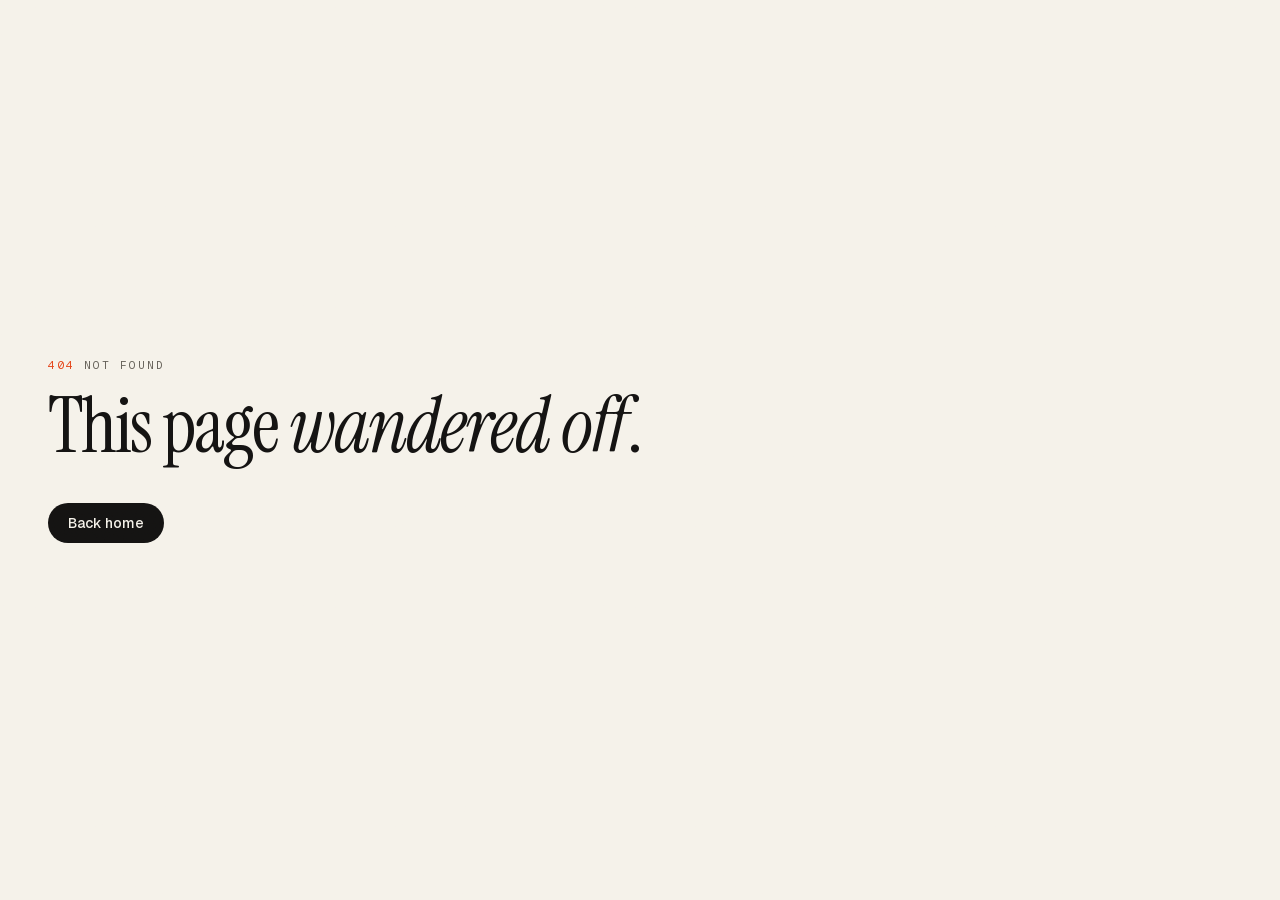
<file: 404/index.html>
<!DOCTYPE html><!--t_gcmcsoAbF1ebiKK4JJ5--><html lang="en" class="__variable_246ccd __variable_c29908 __variable_1f5468"><head><meta charSet="utf-8"/><meta name="viewport" content="width=device-width, initial-scale=1"/><link rel="preload" href="/_next/static/media/22a5144ee8d83bca-s.p.woff2" as="font" crossorigin="" type="font/woff2"/><link rel="preload" href="/_next/static/media/7d4881bb7e1bf84d-s.p.woff2" as="font" crossorigin="" type="font/woff2"/><link rel="preload" href="/_next/static/media/9cc5b37ab1350db7-s.p.woff2" as="font" crossorigin="" type="font/woff2"/><link rel="preload" href="/_next/static/media/e6099e249fd938cc-s.p.woff2" as="font" crossorigin="" type="font/woff2"/><link rel="stylesheet" href="/_next/static/css/d9f748b6b78d536c.css" data-precedence="next"/><link rel="preload" as="script" fetchPriority="low" href="/_next/static/chunks/webpack-665c50629f91c9d4.js"/><script src="/_next/static/chunks/4bd1b696-c023c6e3521b1417.js" async=""></script><script src="/_next/static/chunks/255-09fb0d129bb12f51.js" async=""></script><script src="/_next/static/chunks/main-app-f5ae273db3efd470.js" async=""></script><script src="/_next/static/chunks/app/layout-475cb6a41818b07e.js" async=""></script><script src="/_next/static/chunks/619-ba102abea3e3d0e4.js" async=""></script><script src="/_next/static/chunks/430-6dc5d036473daa64.js" async=""></script><script src="/_next/static/chunks/app/page-4e1ca44975f857d1.js" async=""></script><meta name="robots" content="noindex"/><meta name="next-size-adjust" content=""/><meta name="theme-color" media="(prefers-color-scheme: light)" content="#f5f2ea"/><meta name="theme-color" media="(prefers-color-scheme: dark)" content="#0b0b0e"/><title>Page not found — Vatsal Saglani</title><meta name="description" content="This page does not exist on vatsalsaglani.pages.dev."/><link rel="author" href="https://github.com/vatsalsaglani"/><meta name="author" content="Vatsal Saglani"/><meta name="keywords" content="Vatsal Saglani,GenAI,AI agents,MCP,LLM,Swift,macOS,QyrusAI,machine learning,Bengaluru"/><meta name="creator" content="Vatsal Saglani"/><meta name="robots" content="noindex, nofollow"/><link rel="shortcut icon" href="/favicon.svg"/><link rel="icon" href="/favicon.svg"/><link rel="apple-touch-icon" href="/favicon.svg"/><script>(function(){try{var s=localStorage.getItem('theme');var m=window.matchMedia('(prefers-color-scheme: light)').matches;var t=s||(m?'light':'dark');document.documentElement.setAttribute('data-theme',t);}catch(e){document.documentElement.setAttribute('data-theme','dark');}})();</script><script src="/_next/static/chunks/polyfills-42372ed130431b0a.js" noModule=""></script></head><body class="min-h-dvh"><div hidden=""><!--$--><!--/$--></div><main class="wrap flex min-h-dvh flex-col items-start justify-center py-24"><p class="eyebrow mb-4"><span class="text-accent">404</span> Not found</p><h1 class="font-serif text-display-lg">This page <em>wandered off</em>.</h1><a class="btn-primary mt-10" href="/">Back home</a></main><!--$--><!--/$--><div class="grain" aria-hidden="true"></div><script src="/_next/static/chunks/webpack-665c50629f91c9d4.js" id="_R_" async=""></script><script>(self.__next_f=self.__next_f||[]).push([0])</script><script>self.__next_f.push([1,"1:\"$Sreact.fragment\"\n2:I[3909,[\"177\",\"static/chunks/app/layout-475cb6a41818b07e.js\"],\"themeInitScript\"]\n3:I[3909,[\"177\",\"static/chunks/app/layout-475cb6a41818b07e.js\"],\"ThemeProvider\"]\n4:I[9766,[],\"\"]\n5:I[8924,[],\"\"]\n6:I[2619,[\"619\",\"static/chunks/619-ba102abea3e3d0e4.js\",\"430\",\"static/chunks/430-6dc5d036473daa64.js\",\"974\",\"static/chunks/app/page-4e1ca44975f857d1.js\"],\"\"]\n7:I[4431,[],\"OutletBoundary\"]\n9:I[5278,[],\"AsyncMetadataOutlet\"]\nb:I[4431,[],\"ViewportBoundary\"]\nd:I[4431,[],\"MetadataBoundary\"]\ne:\"$Sreact.suspense\"\n10:I[7150,[],\"\"]\n:HL[\"/_next/static/media/22a5144ee8d83bca-s.p.woff2\",\"font\",{\"crossOrigin\":\"\",\"type\":\"font/woff2\"}]\n:HL[\"/_next/static/media/7d4881bb7e1bf84d-s.p.woff2\",\"font\",{\"crossOrigin\":\"\",\"type\":\"font/woff2\"}]\n:HL[\"/_next/static/media/9cc5b37ab1350db7-s.p.woff2\",\"font\",{\"crossOrigin\":\"\",\"type\":\"font/woff2\"}]\n:HL[\"/_next/static/media/e6099e249fd938cc-s.p.woff2\",\"font\",{\"crossOrigin\":\"\",\"type\":\"font/woff2\"}]\n:HL[\"/_next/static/css/d9f748b6b78d536c.css\",\"style\"]\n"])</script><script>self.__next_f.push([1,"0:{\"P\":null,\"b\":\"t-gcmcsoAbF1ebiKK4JJ5\",\"p\":\"\",\"c\":[\"\",\"_not-found\",\"\"],\"i\":false,\"f\":[[[\"\",{\"children\":[\"/_not-found\",{\"children\":[\"__PAGE__\",{}]}]},\"$undefined\",\"$undefined\",true],[\"\",[\"$\",\"$1\",\"c\",{\"children\":[[[\"$\",\"link\",\"0\",{\"rel\":\"stylesheet\",\"href\":\"/_next/static/css/d9f748b6b78d536c.css\",\"precedence\":\"next\",\"crossOrigin\":\"$undefined\",\"nonce\":\"$undefined\"}]],[\"$\",\"html\",null,{\"lang\":\"en\",\"suppressHydrationWarning\":true,\"className\":\"__variable_246ccd __variable_c29908 __variable_1f5468\",\"children\":[[\"$\",\"head\",null,{\"children\":[\"$\",\"script\",null,{\"dangerouslySetInnerHTML\":{\"__html\":\"$2\"}}]}],[\"$\",\"body\",null,{\"className\":\"min-h-dvh\",\"children\":[\"$\",\"$L3\",null,{\"children\":[[\"$\",\"$L4\",null,{\"parallelRouterKey\":\"children\",\"error\":\"$undefined\",\"errorStyles\":\"$undefined\",\"errorScripts\":\"$undefined\",\"template\":[\"$\",\"$L5\",null,{}],\"templateStyles\":\"$undefined\",\"templateScripts\":\"$undefined\",\"notFound\":[[\"$\",\"main\",null,{\"className\":\"wrap flex min-h-dvh flex-col items-start justify-center py-24\",\"children\":[[\"$\",\"p\",null,{\"className\":\"eyebrow mb-4\",\"children\":[[\"$\",\"span\",null,{\"className\":\"text-accent\",\"children\":\"404\"}],\" Not found\"]}],[\"$\",\"h1\",null,{\"className\":\"font-serif text-display-lg\",\"children\":[\"This page \",[\"$\",\"em\",null,{\"children\":\"wandered off\"}],\".\"]}],[\"$\",\"$L6\",null,{\"href\":\"/\",\"className\":\"btn-primary mt-10\",\"children\":\"Back home\"}]]}],[]],\"forbidden\":\"$undefined\",\"unauthorized\":\"$undefined\"}],[\"$\",\"div\",null,{\"className\":\"grain\",\"aria-hidden\":\"true\"}]]}]}]]}]]}],{\"children\":[\"/_not-found\",[\"$\",\"$1\",\"c\",{\"children\":[null,[\"$\",\"$L4\",null,{\"parallelRouterKey\":\"children\",\"error\":\"$undefined\",\"errorStyles\":\"$undefined\",\"errorScripts\":\"$undefined\",\"template\":[\"$\",\"$L5\",null,{}],\"templateStyles\":\"$undefined\",\"templateScripts\":\"$undefined\",\"notFound\":\"$undefined\",\"forbidden\":\"$undefined\",\"unauthorized\":\"$undefined\"}]]}],{\"children\":[\"__PAGE__\",[\"$\",\"$1\",\"c\",{\"children\":[[\"$\",\"main\",null,{\"className\":\"wrap flex min-h-dvh flex-col items-start justify-center py-24\",\"children\":[[\"$\",\"p\",null,{\"className\":\"eyebrow mb-4\",\"children\":[[\"$\",\"span\",null,{\"className\":\"text-accent\",\"children\":\"404\"}],\" Not found\"]}],[\"$\",\"h1\",null,{\"className\":\"font-serif text-display-lg\",\"children\":[\"This page \",[\"$\",\"em\",null,{\"children\":\"wandered off\"}],\".\"]}],[\"$\",\"$L6\",null,{\"href\":\"/\",\"className\":\"btn-primary mt-10\",\"children\":\"Back home\"}]]}],null,[\"$\",\"$L7\",null,{\"children\":[\"$L8\",[\"$\",\"$L9\",null,{\"promise\":\"$@a\"}]]}]]}],{},null,false]},null,false]},null,false],[\"$\",\"$1\",\"h\",{\"children\":[[\"$\",\"meta\",null,{\"name\":\"robots\",\"content\":\"noindex\"}],[[\"$\",\"$Lb\",null,{\"children\":\"$Lc\"}],[\"$\",\"meta\",null,{\"name\":\"next-size-adjust\",\"content\":\"\"}]],[\"$\",\"$Ld\",null,{\"children\":[\"$\",\"div\",null,{\"hidden\":true,\"children\":[\"$\",\"$e\",null,{\"fallback\":null,\"children\":\"$Lf\"}]}]}]]}],false]],\"m\":\"$undefined\",\"G\":[\"$10\",[]],\"s\":false,\"S\":true}\n"])</script><script>self.__next_f.push([1,"c:[[\"$\",\"meta\",\"0\",{\"charSet\":\"utf-8\"}],[\"$\",\"meta\",\"1\",{\"name\":\"viewport\",\"content\":\"width=device-width, initial-scale=1\"}],[\"$\",\"meta\",\"2\",{\"name\":\"theme-color\",\"media\":\"(prefers-color-scheme: light)\",\"content\":\"#f5f2ea\"}],[\"$\",\"meta\",\"3\",{\"name\":\"theme-color\",\"media\":\"(prefers-color-scheme: dark)\",\"content\":\"#0b0b0e\"}]]\n8:null\n"])</script><script>self.__next_f.push([1,"11:I[622,[],\"IconMark\"]\n"])</script><script>self.__next_f.push([1,"a:{\"metadata\":[[\"$\",\"title\",\"0\",{\"children\":\"Page not found — Vatsal Saglani\"}],[\"$\",\"meta\",\"1\",{\"name\":\"description\",\"content\":\"This page does not exist on vatsalsaglani.pages.dev.\"}],[\"$\",\"link\",\"2\",{\"rel\":\"author\",\"href\":\"https://github.com/vatsalsaglani\"}],[\"$\",\"meta\",\"3\",{\"name\":\"author\",\"content\":\"Vatsal Saglani\"}],[\"$\",\"meta\",\"4\",{\"name\":\"keywords\",\"content\":\"Vatsal Saglani,GenAI,AI agents,MCP,LLM,Swift,macOS,QyrusAI,machine learning,Bengaluru\"}],[\"$\",\"meta\",\"5\",{\"name\":\"creator\",\"content\":\"Vatsal Saglani\"}],[\"$\",\"meta\",\"6\",{\"name\":\"robots\",\"content\":\"noindex, nofollow\"}],[\"$\",\"link\",\"7\",{\"rel\":\"shortcut icon\",\"href\":\"/favicon.svg\"}],[\"$\",\"link\",\"8\",{\"rel\":\"icon\",\"href\":\"/favicon.svg\"}],[\"$\",\"link\",\"9\",{\"rel\":\"apple-touch-icon\",\"href\":\"/favicon.svg\"}],[\"$\",\"$L11\",\"10\",{}]],\"error\":null,\"digest\":\"$undefined\"}\n"])</script><script>self.__next_f.push([1,"f:\"$a:metadata\"\n"])</script></body></html>
</file>
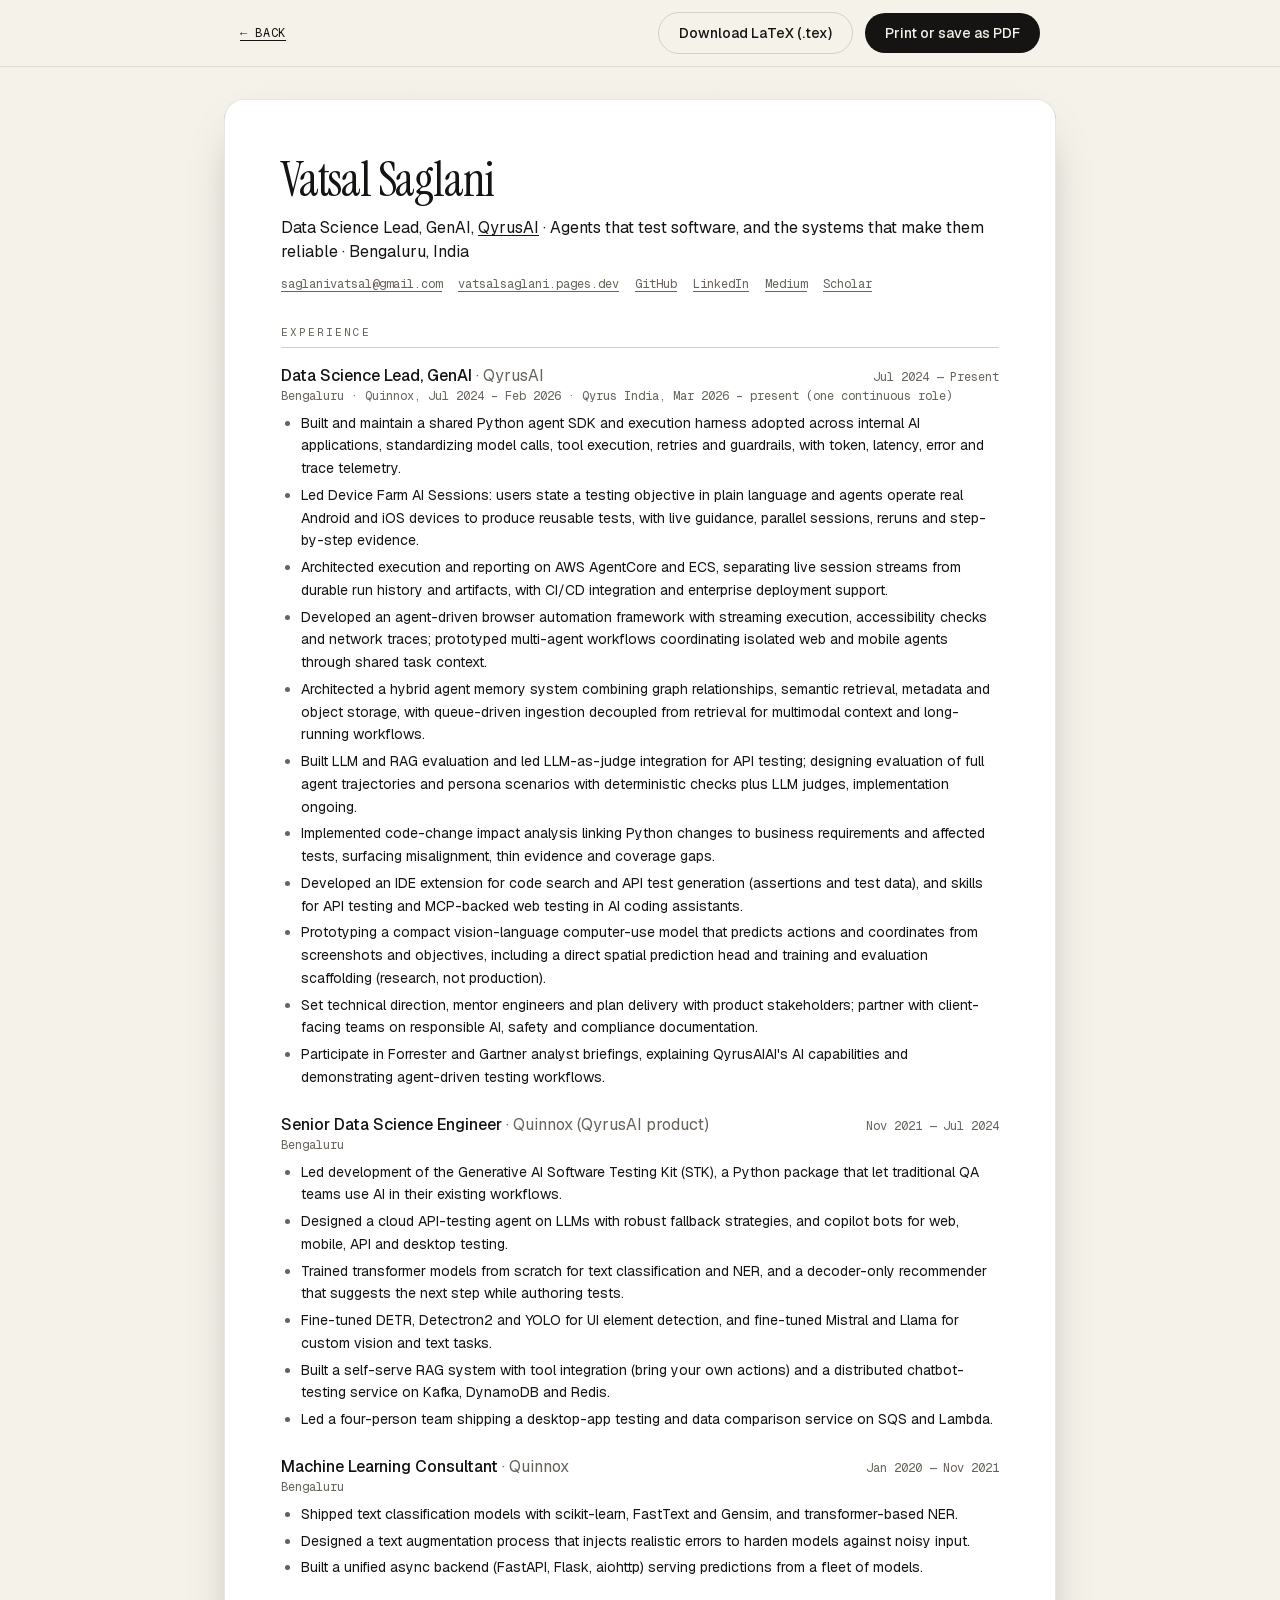
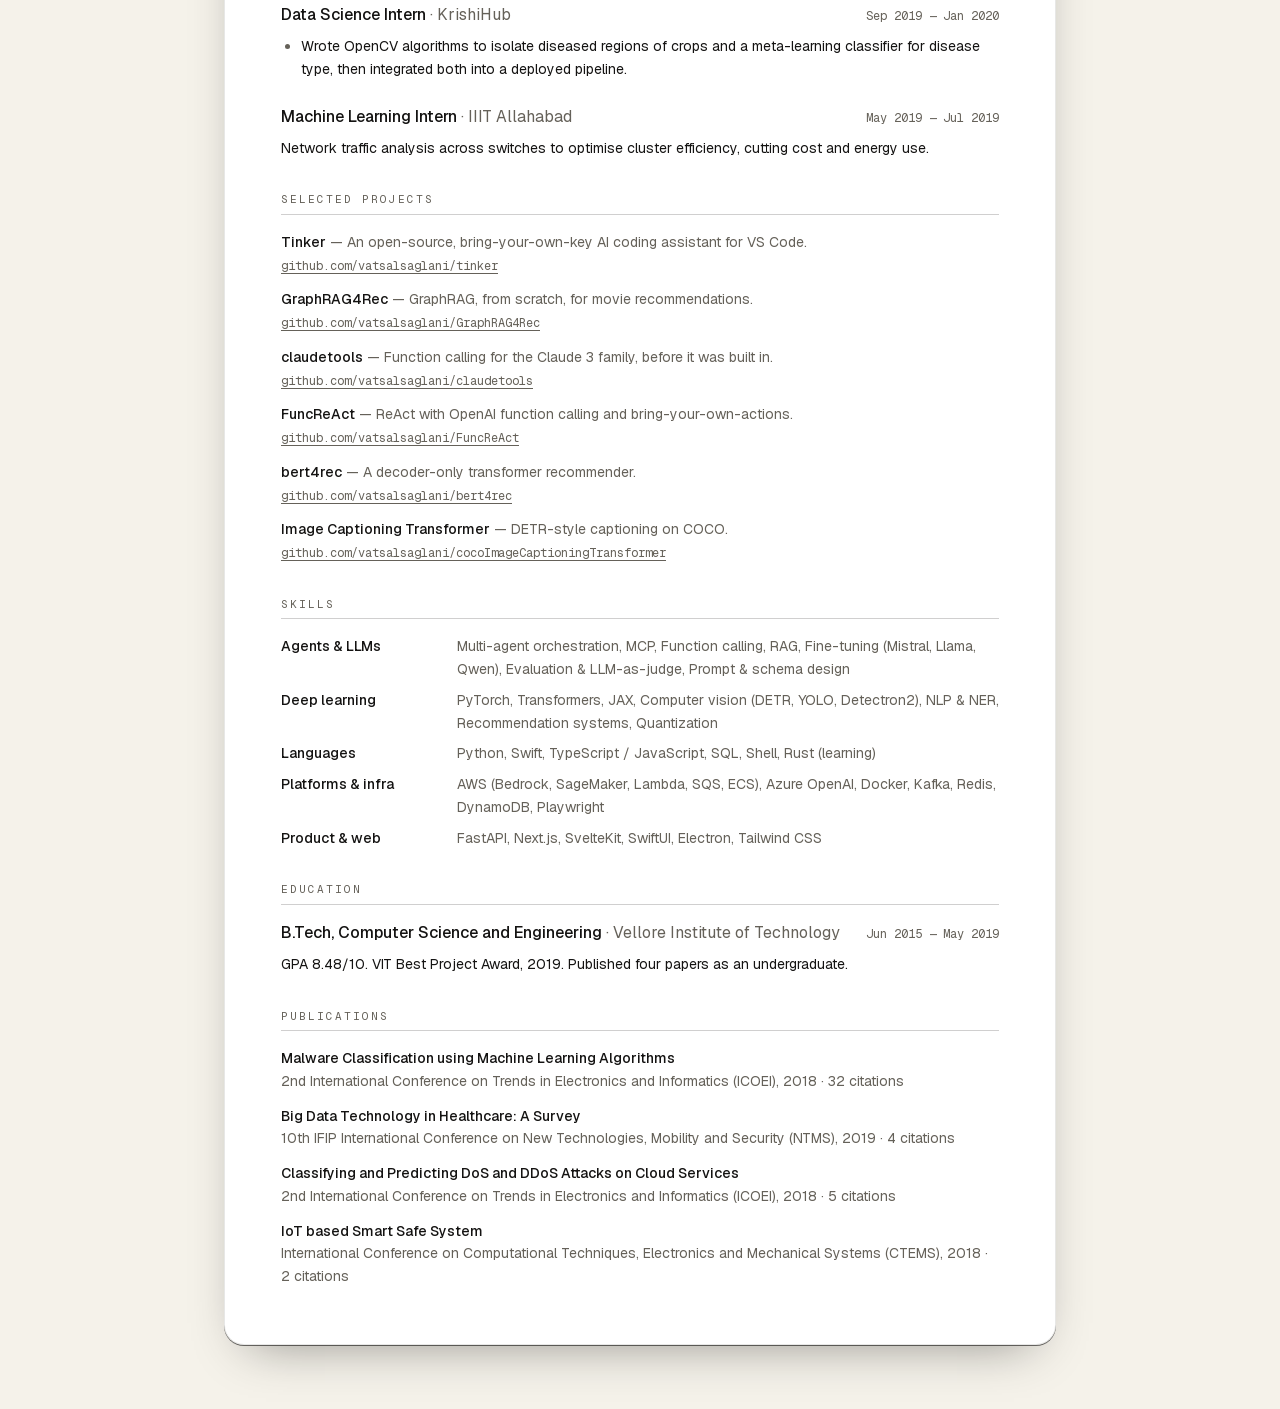
<file: resume/index.html>
<!DOCTYPE html><!--t_gcmcsoAbF1ebiKK4JJ5--><html lang="en" class="__variable_246ccd __variable_c29908 __variable_1f5468"><head><meta charSet="utf-8"/><meta name="viewport" content="width=device-width, initial-scale=1"/><link rel="preload" href="/_next/static/media/22a5144ee8d83bca-s.p.woff2" as="font" crossorigin="" type="font/woff2"/><link rel="preload" href="/_next/static/media/7d4881bb7e1bf84d-s.p.woff2" as="font" crossorigin="" type="font/woff2"/><link rel="preload" href="/_next/static/media/9cc5b37ab1350db7-s.p.woff2" as="font" crossorigin="" type="font/woff2"/><link rel="preload" href="/_next/static/media/e6099e249fd938cc-s.p.woff2" as="font" crossorigin="" type="font/woff2"/><link rel="stylesheet" href="/_next/static/css/d9f748b6b78d536c.css" data-precedence="next"/><link rel="stylesheet" href="/_next/static/css/d5b5249cea40c665.css" data-precedence="next"/><link rel="preload" as="script" fetchPriority="low" href="/_next/static/chunks/webpack-665c50629f91c9d4.js"/><script src="/_next/static/chunks/4bd1b696-c023c6e3521b1417.js" async=""></script><script src="/_next/static/chunks/255-09fb0d129bb12f51.js" async=""></script><script src="/_next/static/chunks/main-app-f5ae273db3efd470.js" async=""></script><script src="/_next/static/chunks/app/layout-475cb6a41818b07e.js" async=""></script><script src="/_next/static/chunks/619-ba102abea3e3d0e4.js" async=""></script><script src="/_next/static/chunks/app/resume/page-cc57219e22c466e6.js" async=""></script><meta name="next-size-adjust" content=""/><meta name="theme-color" media="(prefers-color-scheme: light)" content="#f5f2ea"/><meta name="theme-color" media="(prefers-color-scheme: dark)" content="#0b0b0e"/><title>Resume — Vatsal Saglani</title><meta name="description" content="Resume of Vatsal Saglani, Data Science Lead, GenAI at QyrusAI: experience, selected projects, skills, education and publications."/><link rel="author" href="https://github.com/vatsalsaglani"/><meta name="author" content="Vatsal Saglani"/><meta name="keywords" content="Vatsal Saglani,GenAI,AI agents,MCP,LLM,Swift,macOS,QyrusAI,machine learning,Bengaluru"/><meta name="creator" content="Vatsal Saglani"/><meta name="robots" content="index, follow"/><link rel="canonical" href="https://vatsalsaglani.pages.dev/resume/"/><meta property="og:title" content="Resume — Vatsal Saglani"/><meta property="og:description" content="Resume of Vatsal Saglani, Data Science Lead, GenAI at QyrusAI: experience, selected projects, skills, education and publications."/><meta property="og:url" content="https://vatsalsaglani.pages.dev/resume/"/><meta property="og:site_name" content="Vatsal Saglani"/><meta property="og:locale" content="en_US"/><meta property="og:image" content="https://vatsalsaglani.pages.dev/assets/og.png"/><meta property="og:image:width" content="1200"/><meta property="og:image:height" content="630"/><meta property="og:image:alt" content="Vatsal Saglani — resume"/><meta property="og:type" content="profile"/><meta property="profile:first_name" content="Vatsal"/><meta property="profile:last_name" content="Saglani"/><meta name="twitter:card" content="summary_large_image"/><meta name="twitter:creator" content="@saglanivatsal"/><meta name="twitter:title" content="Resume — Vatsal Saglani"/><meta name="twitter:description" content="Resume of Vatsal Saglani, Data Science Lead, GenAI at QyrusAI: experience, selected projects, skills, education and publications."/><meta name="twitter:image" content="https://vatsalsaglani.pages.dev/assets/og.png"/><link rel="shortcut icon" href="/favicon.svg"/><link rel="icon" href="/favicon.svg"/><link rel="apple-touch-icon" href="/favicon.svg"/><script>(function(){try{var s=localStorage.getItem('theme');var m=window.matchMedia('(prefers-color-scheme: light)').matches;var t=s||(m?'light':'dark');document.documentElement.setAttribute('data-theme',t);}catch(e){document.documentElement.setAttribute('data-theme','dark');}})();</script><script src="/_next/static/chunks/polyfills-42372ed130431b0a.js" noModule=""></script></head><body class="min-h-dvh"><div hidden=""><!--$--><!--/$--></div><script type="application/ld+json">{"@context":"https://schema.org","@graph":[{"@type":"Person","@id":"https://vatsalsaglani.pages.dev/#person","name":"Vatsal Saglani","givenName":"Vatsal","url":"https://vatsalsaglani.pages.dev/","image":"https://vatsalsaglani.pages.dev/assets/vatsal.JPG","jobTitle":"Data Science Lead, GenAI","description":"I build AI agents that test software, and the systems that make them reliable.","email":"mailto:saglanivatsal@gmail.com","worksFor":{"@type":"Organization","name":"QyrusAI","url":"https://qyrus.ai"},"address":{"@type":"PostalAddress","addressLocality":"Bengaluru","addressCountry":"IN"},"alumniOf":{"@type":"CollegeOrUniversity","name":"Vellore Institute of Technology"},"knowsAbout":["Multi-agent orchestration","MCP","Function calling","RAG","Fine-tuning (Mistral, Llama, Qwen)","Evaluation & LLM-as-judge","Prompt & schema design","PyTorch","Transformers","JAX","Computer vision (DETR, YOLO, Detectron2)","NLP & NER"],"sameAs":["https://github.com/vatsalsaglani","https://www.linkedin.com/in/vatsalsaglani/","https://thevatsalsaglani.medium.com","https://x.com/saglanivatsal","https://scholar.google.com/citations?user=3RB_jh0AAAAJ&hl=en","https://pypi.org/project/claudetools/"]},{"@type":"WebPage","@id":"https://vatsalsaglani.pages.dev/resume/#webpage","url":"https://vatsalsaglani.pages.dev/resume/","name":"Resume — Vatsal Saglani","description":"Resume of Vatsal Saglani, Data Science Lead, GenAI at QyrusAI: experience, selected projects, skills, education and publications.","isPartOf":{"@id":"https://vatsalsaglani.pages.dev/#website"},"about":{"@id":"https://vatsalsaglani.pages.dev/#person"},"inLanguage":"en"},{"@type":"CreativeWork","name":"Publications","hasPart":[{"@type":"ScholarlyArticle","name":"Malware Classification using Machine Learning Algorithms","author":{"@id":"https://vatsalsaglani.pages.dev/#person"},"datePublished":"2018","publisher":{"@type":"Organization","name":"2nd International Conference on Trends in Electronics and Informatics (ICOEI)"}},{"@type":"ScholarlyArticle","name":"Big Data Technology in Healthcare: A Survey","author":{"@id":"https://vatsalsaglani.pages.dev/#person"},"datePublished":"2019","publisher":{"@type":"Organization","name":"10th IFIP International Conference on New Technologies, Mobility and Security (NTMS)"}},{"@type":"ScholarlyArticle","name":"Classifying and Predicting DoS and DDoS Attacks on Cloud Services","author":{"@id":"https://vatsalsaglani.pages.dev/#person"},"datePublished":"2018","publisher":{"@type":"Organization","name":"2nd International Conference on Trends in Electronics and Informatics (ICOEI)"}},{"@type":"ScholarlyArticle","name":"IoT based Smart Safe System","author":{"@id":"https://vatsalsaglani.pages.dev/#person"},"datePublished":"2018","publisher":{"@type":"Organization","name":"International Conference on Computational Techniques, Electronics and Mechanical Systems (CTEMS)"}}]}]}</script><div class="resume-page min-h-dvh pb-16 print:pb-0"><div class="no-print sticky top-0 z-40 border-b border-line/10 bg-bg/85 backdrop-blur"><div class="mx-auto flex max-w-[52rem] flex-wrap items-center justify-between gap-3 px-4 py-3"><a class="link-underline font-mono text-xs uppercase tracking-wider" href="/">← Back</a><div class="flex flex-wrap items-center gap-3"><a href="/resume.tex" download="" class="btn-ghost">Download LaTeX (.tex)</a><button type="button" class="btn-primary">Print or save as PDF</button></div></div></div><main class="px-4 pt-8 print:p-0"><div class="resume-sheet mx-auto max-w-[52rem] rounded-xl2 border border-line/10 bg-raised p-6 shadow-card sm:p-10 md:p-14"><header class="mb-8"><h1 class="font-serif text-5xl leading-none tracking-tight">Vatsal Saglani</h1><p class="mt-3 text-base">Data Science Lead, GenAI<!-- -->, <a href="https://qyrus.ai" class="underline underline-offset-2">QyrusAI</a> · <!-- -->Agents that test software, and the systems that make them reliable<!-- --> · <!-- -->Bengaluru, India</p><p class="mt-3 flex flex-wrap gap-x-4 gap-y-1 font-mono text-xs text-muted"><a href="mailto:saglanivatsal@gmail.com" class="link-underline hover:text-fg">saglanivatsal@gmail.com</a><a href="https://vatsalsaglani.pages.dev" class="link-underline hover:text-fg">vatsalsaglani.pages.dev</a><a href="https://github.com/vatsalsaglani" class="link-underline hover:text-fg">GitHub</a><a href="https://www.linkedin.com/in/vatsalsaglani/" class="link-underline hover:text-fg">LinkedIn</a><a href="https://thevatsalsaglani.medium.com" class="link-underline hover:text-fg">Medium</a><a href="https://scholar.google.com/citations?user=3RB_jh0AAAAJ&amp;hl=en" class="link-underline hover:text-fg">Scholar</a></p></header><section class="mt-8 first:mt-0"><h2 class="mb-4 border-b border-line/20 pb-1.5 font-mono text-[11px] uppercase tracking-[0.18em] text-muted">Experience</h2><div class="space-y-6"><article class="resume-entry"><div class="flex flex-wrap items-baseline justify-between gap-x-4"><h3 class="text-base font-medium">Data Science Lead, GenAI<span class="font-normal text-muted"> · <!-- -->QyrusAI</span></h3><p class="font-mono text-xs text-muted">Jul 2024 — Present</p></div><p class="font-mono text-xs text-muted">Bengaluru<!-- --> · Quinnox, Jul 2024 – Feb 2026 · Qyrus India, Mar 2026 – present (one continuous role)</p><ul class="mt-2 list-disc space-y-1 pl-5 text-sm leading-relaxed marker:text-muted"><li>Built and maintain a shared Python agent SDK and execution harness adopted across internal AI applications, standardizing model calls, tool execution, retries and guardrails, with token, latency, error and trace telemetry.</li><li>Led Device Farm AI Sessions: users state a testing objective in plain language and agents operate real Android and iOS devices to produce reusable tests, with live guidance, parallel sessions, reruns and step-by-step evidence.</li><li>Architected execution and reporting on AWS AgentCore and ECS, separating live session streams from durable run history and artifacts, with CI/CD integration and enterprise deployment support.</li><li>Developed an agent-driven browser automation framework with streaming execution, accessibility checks and network traces; prototyped multi-agent workflows coordinating isolated web and mobile agents through shared task context.</li><li>Architected a hybrid agent memory system combining graph relationships, semantic retrieval, metadata and object storage, with queue-driven ingestion decoupled from retrieval for multimodal context and long-running workflows.</li><li>Built LLM and RAG evaluation and led LLM-as-judge integration for API testing; designing evaluation of full agent trajectories and persona scenarios with deterministic checks plus LLM judges, implementation ongoing.</li><li>Implemented code-change impact analysis linking Python changes to business requirements and affected tests, surfacing misalignment, thin evidence and coverage gaps.</li><li>Developed an IDE extension for code search and API test generation (assertions and test data), and skills for API testing and MCP-backed web testing in AI coding assistants.</li><li>Prototyping a compact vision-language computer-use model that predicts actions and coordinates from screenshots and objectives, including a direct spatial prediction head and training and evaluation scaffolding (research, not production).</li><li>Set technical direction, mentor engineers and plan delivery with product stakeholders; partner with client-facing teams on responsible AI, safety and compliance documentation.</li><li>Participate in Forrester and Gartner analyst briefings, explaining QyrusAIAI&#x27;s AI capabilities and demonstrating agent-driven testing workflows.</li></ul></article><article class="resume-entry"><div class="flex flex-wrap items-baseline justify-between gap-x-4"><h3 class="text-base font-medium">Senior Data Science Engineer<span class="font-normal text-muted"> · <!-- -->Quinnox (QyrusAI product)</span></h3><p class="font-mono text-xs text-muted">Nov 2021 — Jul 2024</p></div><p class="font-mono text-xs text-muted">Bengaluru</p><ul class="mt-2 list-disc space-y-1 pl-5 text-sm leading-relaxed marker:text-muted"><li>Led development of the Generative AI Software Testing Kit (STK), a Python package that let traditional QA teams use AI in their existing workflows.</li><li>Designed a cloud API-testing agent on LLMs with robust fallback strategies, and copilot bots for web, mobile, API and desktop testing.</li><li>Trained transformer models from scratch for text classification and NER, and a decoder-only recommender that suggests the next step while authoring tests.</li><li>Fine-tuned DETR, Detectron2 and YOLO for UI element detection, and fine-tuned Mistral and Llama for custom vision and text tasks.</li><li>Built a self-serve RAG system with tool integration (bring your own actions) and a distributed chatbot-testing service on Kafka, DynamoDB and Redis.</li><li>Led a four-person team shipping a desktop-app testing and data comparison service on SQS and Lambda.</li></ul></article><article class="resume-entry"><div class="flex flex-wrap items-baseline justify-between gap-x-4"><h3 class="text-base font-medium">Machine Learning Consultant<span class="font-normal text-muted"> · <!-- -->Quinnox</span></h3><p class="font-mono text-xs text-muted">Jan 2020 — Nov 2021</p></div><p class="font-mono text-xs text-muted">Bengaluru</p><ul class="mt-2 list-disc space-y-1 pl-5 text-sm leading-relaxed marker:text-muted"><li>Shipped text classification models with scikit-learn, FastText and Gensim, and transformer-based NER.</li><li>Designed a text augmentation process that injects realistic errors to harden models against noisy input.</li><li>Built a unified async backend (FastAPI, Flask, aiohttp) serving predictions from a fleet of models.</li></ul></article><article class="resume-entry"><div class="flex flex-wrap items-baseline justify-between gap-x-4"><h3 class="text-base font-medium">Data Science Intern<span class="font-normal text-muted"> · <!-- -->KrishiHub</span></h3><p class="font-mono text-xs text-muted">Sep 2019 — Jan 2020</p></div><ul class="mt-2 list-disc space-y-1 pl-5 text-sm leading-relaxed marker:text-muted"><li>Wrote OpenCV algorithms to isolate diseased regions of crops and a meta-learning classifier for disease type, then integrated both into a deployed pipeline.</li></ul></article><article class="resume-entry"><div class="flex flex-wrap items-baseline justify-between gap-x-4"><h3 class="text-base font-medium">Machine Learning Intern<span class="font-normal text-muted"> · <!-- -->IIIT Allahabad</span></h3><p class="font-mono text-xs text-muted">May 2019 — Jul 2019</p></div><p class="mt-2 text-sm leading-relaxed">Network traffic analysis across switches to optimise cluster efficiency, cutting cost and energy use.</p></article></div></section><section class="mt-8 first:mt-0"><h2 class="mb-4 border-b border-line/20 pb-1.5 font-mono text-[11px] uppercase tracking-[0.18em] text-muted">Selected projects</h2><ul class="space-y-3"><li class="resume-project text-sm leading-relaxed"><span class="font-medium">Tinker</span><span class="text-muted"> — <!-- -->An open-source, bring-your-own-key AI coding assistant for VS Code.</span><br/><a href="https://github.com/vatsalsaglani/tinker" class="link-underline font-mono text-xs text-muted hover:text-fg">github.com/vatsalsaglani/tinker</a></li><li class="resume-project text-sm leading-relaxed"><span class="font-medium">GraphRAG4Rec</span><span class="text-muted"> — <!-- -->GraphRAG, from scratch, for movie recommendations.</span><br/><a href="https://github.com/vatsalsaglani/GraphRAG4Rec" class="link-underline font-mono text-xs text-muted hover:text-fg">github.com/vatsalsaglani/GraphRAG4Rec</a></li><li class="resume-project text-sm leading-relaxed"><span class="font-medium">claudetools</span><span class="text-muted"> — <!-- -->Function calling for the Claude 3 family, before it was built in.</span><br/><a href="https://github.com/vatsalsaglani/claudetools" class="link-underline font-mono text-xs text-muted hover:text-fg">github.com/vatsalsaglani/claudetools</a></li><li class="resume-project text-sm leading-relaxed"><span class="font-medium">FuncReAct</span><span class="text-muted"> — <!-- -->ReAct with OpenAI function calling and bring-your-own-actions.</span><br/><a href="https://github.com/vatsalsaglani/FuncReAct" class="link-underline font-mono text-xs text-muted hover:text-fg">github.com/vatsalsaglani/FuncReAct</a></li><li class="resume-project text-sm leading-relaxed"><span class="font-medium">bert4rec</span><span class="text-muted"> — <!-- -->A decoder-only transformer recommender.</span><br/><a href="https://github.com/vatsalsaglani/bert4rec" class="link-underline font-mono text-xs text-muted hover:text-fg">github.com/vatsalsaglani/bert4rec</a></li><li class="resume-project text-sm leading-relaxed"><span class="font-medium">Image Captioning Transformer</span><span class="text-muted"> — <!-- -->DETR-style captioning on COCO.</span><br/><a href="https://github.com/vatsalsaglani/cocoImageCaptioningTransformer" class="link-underline font-mono text-xs text-muted hover:text-fg">github.com/vatsalsaglani/cocoImageCaptioningTransformer</a></li></ul></section><section class="mt-8 first:mt-0"><h2 class="mb-4 border-b border-line/20 pb-1.5 font-mono text-[11px] uppercase tracking-[0.18em] text-muted">Skills</h2><dl class="space-y-2 text-sm leading-relaxed"><div class="sm:flex sm:gap-4"><dt class="shrink-0 font-medium sm:w-40">Agents &amp; LLMs</dt><dd class="text-muted">Multi-agent orchestration, MCP, Function calling, RAG, Fine-tuning (Mistral, Llama, Qwen), Evaluation &amp; LLM-as-judge, Prompt &amp; schema design</dd></div><div class="sm:flex sm:gap-4"><dt class="shrink-0 font-medium sm:w-40">Deep learning</dt><dd class="text-muted">PyTorch, Transformers, JAX, Computer vision (DETR, YOLO, Detectron2), NLP &amp; NER, Recommendation systems, Quantization</dd></div><div class="sm:flex sm:gap-4"><dt class="shrink-0 font-medium sm:w-40">Languages</dt><dd class="text-muted">Python, Swift, TypeScript / JavaScript, SQL, Shell, Rust (learning)</dd></div><div class="sm:flex sm:gap-4"><dt class="shrink-0 font-medium sm:w-40">Platforms &amp; infra</dt><dd class="text-muted">AWS (Bedrock, SageMaker, Lambda, SQS, ECS), Azure OpenAI, Docker, Kafka, Redis, DynamoDB, Playwright</dd></div><div class="sm:flex sm:gap-4"><dt class="shrink-0 font-medium sm:w-40">Product &amp; web</dt><dd class="text-muted">FastAPI, Next.js, SvelteKit, SwiftUI, Electron, Tailwind CSS</dd></div></dl></section><section class="mt-8 first:mt-0"><h2 class="mb-4 border-b border-line/20 pb-1.5 font-mono text-[11px] uppercase tracking-[0.18em] text-muted">Education</h2><div class="space-y-4"><article class="resume-entry"><div class="flex flex-wrap items-baseline justify-between gap-x-4"><h3 class="text-base font-medium">B.Tech, Computer Science and Engineering<span class="font-normal text-muted"> · <!-- -->Vellore Institute of Technology</span></h3><p class="font-mono text-xs text-muted">Jun 2015 — May 2019</p></div><p class="mt-2 text-sm leading-relaxed">GPA 8.48/10. VIT Best Project Award, 2019. Published four papers as an undergraduate.</p></article></div></section><section class="mt-8 first:mt-0"><h2 class="mb-4 border-b border-line/20 pb-1.5 font-mono text-[11px] uppercase tracking-[0.18em] text-muted">Publications</h2><ul class="space-y-3"><li class="resume-project text-sm leading-relaxed"><span class="font-medium">Malware Classification using Machine Learning Algorithms</span><br/><span class="text-muted">2nd International Conference on Trends in Electronics and Informatics (ICOEI)<!-- -->, <!-- -->2018<!-- --> · <!-- -->32<!-- --> citations</span></li><li class="resume-project text-sm leading-relaxed"><span class="font-medium">Big Data Technology in Healthcare: A Survey</span><br/><span class="text-muted">10th IFIP International Conference on New Technologies, Mobility and Security (NTMS)<!-- -->, <!-- -->2019<!-- --> · <!-- -->4<!-- --> citations</span></li><li class="resume-project text-sm leading-relaxed"><span class="font-medium">Classifying and Predicting DoS and DDoS Attacks on Cloud Services</span><br/><span class="text-muted">2nd International Conference on Trends in Electronics and Informatics (ICOEI)<!-- -->, <!-- -->2018<!-- --> · <!-- -->5<!-- --> citations</span></li><li class="resume-project text-sm leading-relaxed"><span class="font-medium">IoT based Smart Safe System</span><br/><span class="text-muted">International Conference on Computational Techniques, Electronics and Mechanical Systems (CTEMS)<!-- -->, <!-- -->2018<!-- --> · <!-- -->2<!-- --> citations</span></li></ul></section></div></main></div><!--$--><!--/$--><div class="grain" aria-hidden="true"></div><script src="/_next/static/chunks/webpack-665c50629f91c9d4.js" id="_R_" async=""></script><script>(self.__next_f=self.__next_f||[]).push([0])</script><script>self.__next_f.push([1,"1:\"$Sreact.fragment\"\n2:I[3909,[\"177\",\"static/chunks/app/layout-475cb6a41818b07e.js\"],\"themeInitScript\"]\n3:I[3909,[\"177\",\"static/chunks/app/layout-475cb6a41818b07e.js\"],\"ThemeProvider\"]\n4:I[9766,[],\"\"]\n5:I[8924,[],\"\"]\n6:I[2619,[\"619\",\"static/chunks/619-ba102abea3e3d0e4.js\",\"736\",\"static/chunks/app/resume/page-cc57219e22c466e6.js\"],\"\"]\nc:I[7150,[],\"\"]\n:HL[\"/_next/static/media/22a5144ee8d83bca-s.p.woff2\",\"font\",{\"crossOrigin\":\"\",\"type\":\"font/woff2\"}]\n:HL[\"/_next/static/media/7d4881bb7e1bf84d-s.p.woff2\",\"font\",{\"crossOrigin\":\"\",\"type\":\"font/woff2\"}]\n:HL[\"/_next/static/media/9cc5b37ab1350db7-s.p.woff2\",\"font\",{\"crossOrigin\":\"\",\"type\":\"font/woff2\"}]\n:HL[\"/_next/static/media/e6099e249fd938cc-s.p.woff2\",\"font\",{\"crossOrigin\":\"\",\"type\":\"font/woff2\"}]\n:HL[\"/_next/static/css/d9f748b6b78d536c.css\",\"style\"]\n:HL[\"/_next/static/css/d5b5249cea40c665.css\",\"style\"]\n7:Tb4c,"])</script><script>self.__next_f.push([1,"{\"@context\":\"https://schema.org\",\"@graph\":[{\"@type\":\"Person\",\"@id\":\"https://vatsalsaglani.pages.dev/#person\",\"name\":\"Vatsal Saglani\",\"givenName\":\"Vatsal\",\"url\":\"https://vatsalsaglani.pages.dev/\",\"image\":\"https://vatsalsaglani.pages.dev/assets/vatsal.JPG\",\"jobTitle\":\"Data Science Lead, GenAI\",\"description\":\"I build AI agents that test software, and the systems that make them reliable.\",\"email\":\"mailto:saglanivatsal@gmail.com\",\"worksFor\":{\"@type\":\"Organization\",\"name\":\"QyrusAI\",\"url\":\"https://qyrus.ai\"},\"address\":{\"@type\":\"PostalAddress\",\"addressLocality\":\"Bengaluru\",\"addressCountry\":\"IN\"},\"alumniOf\":{\"@type\":\"CollegeOrUniversity\",\"name\":\"Vellore Institute of Technology\"},\"knowsAbout\":[\"Multi-agent orchestration\",\"MCP\",\"Function calling\",\"RAG\",\"Fine-tuning (Mistral, Llama, Qwen)\",\"Evaluation \u0026 LLM-as-judge\",\"Prompt \u0026 schema design\",\"PyTorch\",\"Transformers\",\"JAX\",\"Computer vision (DETR, YOLO, Detectron2)\",\"NLP \u0026 NER\"],\"sameAs\":[\"https://github.com/vatsalsaglani\",\"https://www.linkedin.com/in/vatsalsaglani/\",\"https://thevatsalsaglani.medium.com\",\"https://x.com/saglanivatsal\",\"https://scholar.google.com/citations?user=3RB_jh0AAAAJ\u0026hl=en\",\"https://pypi.org/project/claudetools/\"]},{\"@type\":\"WebPage\",\"@id\":\"https://vatsalsaglani.pages.dev/resume/#webpage\",\"url\":\"https://vatsalsaglani.pages.dev/resume/\",\"name\":\"Resume — Vatsal Saglani\",\"description\":\"Resume of Vatsal Saglani, Data Science Lead, GenAI at QyrusAI: experience, selected projects, skills, education and publications.\",\"isPartOf\":{\"@id\":\"https://vatsalsaglani.pages.dev/#website\"},\"about\":{\"@id\":\"https://vatsalsaglani.pages.dev/#person\"},\"inLanguage\":\"en\"},{\"@type\":\"CreativeWork\",\"name\":\"Publications\",\"hasPart\":[{\"@type\":\"ScholarlyArticle\",\"name\":\"Malware Classification using Machine Learning Algorithms\",\"author\":{\"@id\":\"https://vatsalsaglani.pages.dev/#person\"},\"datePublished\":\"2018\",\"publisher\":{\"@type\":\"Organization\",\"name\":\"2nd International Conference on Trends in Electronics and Informatics (ICOEI)\"}},{\"@type\":\"ScholarlyArticle\",\"name\":\"Big Data Technology in Healthcare: A Survey\",\"author\":{\"@id\":\"https://vatsalsaglani.pages.dev/#person\"},\"datePublished\":\"2019\",\"publisher\":{\"@type\":\"Organization\",\"name\":\"10th IFIP International Conference on New Technologies, Mobility and Security (NTMS)\"}},{\"@type\":\"ScholarlyArticle\",\"name\":\"Classifying and Predicting DoS and DDoS Attacks on Cloud Services\",\"author\":{\"@id\":\"https://vatsalsaglani.pages.dev/#person\"},\"datePublished\":\"2018\",\"publisher\":{\"@type\":\"Organization\",\"name\":\"2nd International Conference on Trends in Electronics and Informatics (ICOEI)\"}},{\"@type\":\"ScholarlyArticle\",\"name\":\"IoT based Smart Safe System\",\"author\":{\"@id\":\"https://vatsalsaglani.pages.dev/#person\"},\"datePublished\":\"2018\",\"publisher\":{\"@type\":\"Organization\",\"name\":\"International Conference on Computational Techniques, Electronics and Mechanical Systems (CTEMS)\"}}]}]}"])</script><script>self.__next_f.push([1,"0:{\"P\":null,\"b\":\"t-gcmcsoAbF1ebiKK4JJ5\",\"p\":\"\",\"c\":[\"\",\"resume\",\"\"],\"i\":false,\"f\":[[[\"\",{\"children\":[\"resume\",{\"children\":[\"__PAGE__\",{}]}]},\"$undefined\",\"$undefined\",true],[\"\",[\"$\",\"$1\",\"c\",{\"children\":[[[\"$\",\"link\",\"0\",{\"rel\":\"stylesheet\",\"href\":\"/_next/static/css/d9f748b6b78d536c.css\",\"precedence\":\"next\",\"crossOrigin\":\"$undefined\",\"nonce\":\"$undefined\"}]],[\"$\",\"html\",null,{\"lang\":\"en\",\"suppressHydrationWarning\":true,\"className\":\"__variable_246ccd __variable_c29908 __variable_1f5468\",\"children\":[[\"$\",\"head\",null,{\"children\":[\"$\",\"script\",null,{\"dangerouslySetInnerHTML\":{\"__html\":\"$2\"}}]}],[\"$\",\"body\",null,{\"className\":\"min-h-dvh\",\"children\":[\"$\",\"$L3\",null,{\"children\":[[\"$\",\"$L4\",null,{\"parallelRouterKey\":\"children\",\"error\":\"$undefined\",\"errorStyles\":\"$undefined\",\"errorScripts\":\"$undefined\",\"template\":[\"$\",\"$L5\",null,{}],\"templateStyles\":\"$undefined\",\"templateScripts\":\"$undefined\",\"notFound\":[[\"$\",\"main\",null,{\"className\":\"wrap flex min-h-dvh flex-col items-start justify-center py-24\",\"children\":[[\"$\",\"p\",null,{\"className\":\"eyebrow mb-4\",\"children\":[[\"$\",\"span\",null,{\"className\":\"text-accent\",\"children\":\"404\"}],\" Not found\"]}],[\"$\",\"h1\",null,{\"className\":\"font-serif text-display-lg\",\"children\":[\"This page \",[\"$\",\"em\",null,{\"children\":\"wandered off\"}],\".\"]}],[\"$\",\"$L6\",null,{\"href\":\"/\",\"className\":\"btn-primary mt-10\",\"children\":\"Back home\"}]]}],[]],\"forbidden\":\"$undefined\",\"unauthorized\":\"$undefined\"}],[\"$\",\"div\",null,{\"className\":\"grain\",\"aria-hidden\":\"true\"}]]}]}]]}]]}],{\"children\":[\"resume\",[\"$\",\"$1\",\"c\",{\"children\":[null,[\"$\",\"$L4\",null,{\"parallelRouterKey\":\"children\",\"error\":\"$undefined\",\"errorStyles\":\"$undefined\",\"errorScripts\":\"$undefined\",\"template\":[\"$\",\"$L5\",null,{}],\"templateStyles\":\"$undefined\",\"templateScripts\":\"$undefined\",\"notFound\":\"$undefined\",\"forbidden\":\"$undefined\",\"unauthorized\":\"$undefined\"}]]}],{\"children\":[\"__PAGE__\",[\"$\",\"$1\",\"c\",{\"children\":[[[\"$\",\"script\",null,{\"type\":\"application/ld+json\",\"dangerouslySetInnerHTML\":{\"__html\":\"$7\"}}],\"$L8\"],[\"$L9\"],\"$La\"]}],{},null,false]},null,false]},null,false],\"$Lb\",false]],\"m\":\"$undefined\",\"G\":[\"$c\",[]],\"s\":false,\"S\":true}\n"])</script><script>self.__next_f.push([1,"d:I[1034,[\"619\",\"static/chunks/619-ba102abea3e3d0e4.js\",\"736\",\"static/chunks/app/resume/page-cc57219e22c466e6.js\"],\"default\"]\n20:I[4431,[],\"OutletBoundary\"]\n22:I[5278,[],\"AsyncMetadataOutlet\"]\n24:I[4431,[],\"ViewportBoundary\"]\n26:I[4431,[],\"MetadataBoundary\"]\n27:\"$Sreact.suspense\"\n"])</script><script>self.__next_f.push([1,"8:[\"$\",\"div\",null,{\"className\":\"resume-page min-h-dvh pb-16 print:pb-0\",\"children\":[[\"$\",\"div\",null,{\"className\":\"no-print sticky top-0 z-40 border-b border-line/10 bg-bg/85 backdrop-blur\",\"children\":[\"$\",\"div\",null,{\"className\":\"mx-auto flex max-w-[52rem] flex-wrap items-center justify-between gap-3 px-4 py-3\",\"children\":[[\"$\",\"$L6\",null,{\"href\":\"/\",\"className\":\"link-underline font-mono text-xs uppercase tracking-wider\",\"children\":\"← Back\"}],[\"$\",\"div\",null,{\"className\":\"flex flex-wrap items-center gap-3\",\"children\":[[\"$\",\"a\",null,{\"href\":\"/resume.tex\",\"download\":true,\"className\":\"btn-ghost\",\"children\":\"Download LaTeX (.tex)\"}],[\"$\",\"$Ld\",null,{}]]}]]}]}],[\"$\",\"main\",null,{\"className\":\"px-4 pt-8 print:p-0\",\"children\":[\"$\",\"div\",null,{\"className\":\"resume-sheet mx-auto max-w-[52rem] rounded-xl2 border border-line/10 bg-raised p-6 shadow-card sm:p-10 md:p-14\",\"children\":[[\"$\",\"header\",null,{\"className\":\"mb-8\",\"children\":[[\"$\",\"h1\",null,{\"className\":\"font-serif text-5xl leading-none tracking-tight\",\"children\":\"Vatsal Saglani\"}],[\"$\",\"p\",null,{\"className\":\"mt-3 text-base\",\"children\":[\"Data Science Lead, GenAI\",\", \",[\"$\",\"a\",null,{\"href\":\"https://qyrus.ai\",\"className\":\"underline underline-offset-2\",\"children\":\"QyrusAI\"}],\" · \",\"Agents that test software, and the systems that make them reliable\",\" · \",\"Bengaluru, India\"]}],[\"$\",\"p\",null,{\"className\":\"mt-3 flex flex-wrap gap-x-4 gap-y-1 font-mono text-xs text-muted\",\"children\":[[\"$\",\"a\",\"mailto:saglanivatsal@gmail.com\",{\"href\":\"mailto:saglanivatsal@gmail.com\",\"className\":\"link-underline hover:text-fg\",\"children\":\"saglanivatsal@gmail.com\"}],[\"$\",\"a\",\"https://vatsalsaglani.pages.dev\",{\"href\":\"https://vatsalsaglani.pages.dev\",\"className\":\"link-underline hover:text-fg\",\"children\":\"vatsalsaglani.pages.dev\"}],[\"$\",\"a\",\"https://github.com/vatsalsaglani\",{\"href\":\"https://github.com/vatsalsaglani\",\"className\":\"link-underline hover:text-fg\",\"children\":\"GitHub\"}],[\"$\",\"a\",\"https://www.linkedin.com/in/vatsalsaglani/\",{\"href\":\"https://www.linkedin.com/in/vatsalsaglani/\",\"className\":\"link-underline hover:text-fg\",\"children\":\"LinkedIn\"}],[\"$\",\"a\",\"https://thevatsalsaglani.medium.com\",{\"href\":\"https://thevatsalsaglani.medium.com\",\"className\":\"link-underline hover:text-fg\",\"children\":\"Medium\"}],[\"$\",\"a\",\"https://scholar.google.com/citations?user=3RB_jh0AAAAJ\u0026hl=en\",{\"href\":\"https://scholar.google.com/citations?user=3RB_jh0AAAAJ\u0026hl=en\",\"className\":\"link-underline hover:text-fg\",\"children\":\"Scholar\"}]]}]]}],[\"$\",\"section\",null,{\"className\":\"mt-8 first:mt-0\",\"children\":[[\"$\",\"h2\",null,{\"className\":\"mb-4 border-b border-line/20 pb-1.5 font-mono text-[11px] uppercase tracking-[0.18em] text-muted\",\"children\":\"Experience\"}],[\"$\",\"div\",null,{\"className\":\"space-y-6\",\"children\":[[\"$\",\"article\",\"qyrus-lead\",{\"className\":\"resume-entry\",\"children\":[[\"$\",\"div\",null,{\"className\":\"flex flex-wrap items-baseline justify-between gap-x-4\",\"children\":[[\"$\",\"h3\",null,{\"className\":\"text-base font-medium\",\"children\":[\"Data Science Lead, GenAI\",[\"$\",\"span\",null,{\"className\":\"font-normal text-muted\",\"children\":[\" · \",\"QyrusAI\"]}]]}],[\"$\",\"p\",null,{\"className\":\"font-mono text-xs text-muted\",\"children\":\"Jul 2024 — Present\"}]]}],[\"$\",\"p\",null,{\"className\":\"font-mono text-xs text-muted\",\"children\":[\"Bengaluru\",\" · Quinnox, Jul 2024 – Feb 2026 · Qyrus India, Mar 2026 – present (one continuous role)\"]}],[\"$\",\"ul\",null,{\"className\":\"mt-2 list-disc space-y-1 pl-5 text-sm leading-relaxed marker:text-muted\",\"children\":[[\"$\",\"li\",\"Built and maintain a shared Python agent SDK and execution harness adopted across internal AI applications, standardizing model calls, tool execution, retries and guardrails, with token, latency, error and trace telemetry.\",{\"children\":\"Built and maintain a shared Python agent SDK and execution harness adopted across internal AI applications, standardizing model calls, tool execution, retries and guardrails, with token, latency, error and trace telemetry.\"}],\"$Le\",\"$Lf\",\"$L10\",\"$L11\",\"$L12\",\"$L13\",\"$L14\",\"$L15\",\"$L16\",\"$L17\"]}]]}],\"$L18\",\"$L19\",\"$L1a\",\"$L1b\"]}]]}],\"$L1c\",\"$L1d\",\"$L1e\",\"$L1f\"]}]}]]}]\n"])</script><script>self.__next_f.push([1,"9:[\"$\",\"link\",\"0\",{\"rel\":\"stylesheet\",\"href\":\"/_next/static/css/d5b5249cea40c665.css\",\"precedence\":\"next\",\"crossOrigin\":\"$undefined\",\"nonce\":\"$undefined\"}]\na:[\"$\",\"$L20\",null,{\"children\":[\"$L21\",[\"$\",\"$L22\",null,{\"promise\":\"$@23\"}]]}]\nb:[\"$\",\"$1\",\"h\",{\"children\":[null,[[\"$\",\"$L24\",null,{\"children\":\"$L25\"}],[\"$\",\"meta\",null,{\"name\":\"next-size-adjust\",\"content\":\"\"}]],[\"$\",\"$L26\",null,{\"children\":[\"$\",\"div\",null,{\"hidden\":true,\"children\":[\"$\",\"$27\",null,{\"fallback\":null,\"children\":\"$L28\"}]}]}]]}]\n"])</script><script>self.__next_f.push([1,"e:[\"$\",\"li\",\"Led Device Farm AI Sessions: users state a testing objective in plain language and agents operate real Android and iOS devices to produce reusable tests, with live guidance, parallel sessions, reruns and step-by-step evidence.\",{\"children\":\"Led Device Farm AI Sessions: users state a testing objective in plain language and agents operate real Android and iOS devices to produce reusable tests, with live guidance, parallel sessions, reruns and step-by-step evidence.\"}]\nf:[\"$\",\"li\",\"Architected execution and reporting on AWS AgentCore and ECS, separating live session streams from durable run history and artifacts, with CI/CD integration and enterprise deployment support.\",{\"children\":\"Architected execution and reporting on AWS AgentCore and ECS, separating live session streams from durable run history and artifacts, with CI/CD integration and enterprise deployment support.\"}]\n10:[\"$\",\"li\",\"Developed an agent-driven browser automation framework with streaming execution, accessibility checks and network traces; prototyped multi-agent workflows coordinating isolated web and mobile agents through shared task context.\",{\"children\":\"Developed an agent-driven browser automation framework with streaming execution, accessibility checks and network traces; prototyped multi-agent workflows coordinating isolated web and mobile agents through shared task context.\"}]\n11:[\"$\",\"li\",\"Architected a hybrid agent memory system combining graph relationships, semantic retrieval, metadata and object storage, with queue-driven ingestion decoupled from retrieval for multimodal context and long-running workflows.\",{\"children\":\"Architected a hybrid agent memory system combining graph relationships, semantic retrieval, metadata and object storage, with queue-driven ingestion decoupled from retrieval for multimodal context and long-running workflows.\"}]\n12:[\"$\",\"li\",\"Built LLM and RAG evaluation and led LLM-as-judge integration for API testing; designing evaluation of full agent trajectories and persona scenarios with deterministic "])</script><script>self.__next_f.push([1,"checks plus LLM judges, implementation ongoing.\",{\"children\":\"Built LLM and RAG evaluation and led LLM-as-judge integration for API testing; designing evaluation of full agent trajectories and persona scenarios with deterministic checks plus LLM judges, implementation ongoing.\"}]\n13:[\"$\",\"li\",\"Implemented code-change impact analysis linking Python changes to business requirements and affected tests, surfacing misalignment, thin evidence and coverage gaps.\",{\"children\":\"Implemented code-change impact analysis linking Python changes to business requirements and affected tests, surfacing misalignment, thin evidence and coverage gaps.\"}]\n14:[\"$\",\"li\",\"Developed an IDE extension for code search and API test generation (assertions and test data), and skills for API testing and MCP-backed web testing in AI coding assistants.\",{\"children\":\"Developed an IDE extension for code search and API test generation (assertions and test data), and skills for API testing and MCP-backed web testing in AI coding assistants.\"}]\n15:[\"$\",\"li\",\"Prototyping a compact vision-language computer-use model that predicts actions and coordinates from screenshots and objectives, including a direct spatial prediction head and training and evaluation scaffolding (research, not production).\",{\"children\":\"Prototyping a compact vision-language computer-use model that predicts actions and coordinates from screenshots and objectives, including a direct spatial prediction head and training and evaluation scaffolding (research, not production).\"}]\n16:[\"$\",\"li\",\"Set technical direction, mentor engineers and plan delivery with product stakeholders; partner with client-facing teams on responsible AI, safety and compliance documentation.\",{\"children\":\"Set technical direction, mentor engineers and plan delivery with product stakeholders; partner with client-facing teams on responsible AI, safety and compliance documentation.\"}]\n17:[\"$\",\"li\",\"Participate in Forrester and Gartner analyst briefings, explaining QyrusAIAI's AI capabilities and demonstrating agent-dr"])</script><script>self.__next_f.push([1,"iven testing workflows.\",{\"children\":\"Participate in Forrester and Gartner analyst briefings, explaining QyrusAIAI's AI capabilities and demonstrating agent-driven testing workflows.\"}]\n"])</script><script>self.__next_f.push([1,"18:[\"$\",\"article\",\"qyrus-senior\",{\"className\":\"resume-entry\",\"children\":[[\"$\",\"div\",null,{\"className\":\"flex flex-wrap items-baseline justify-between gap-x-4\",\"children\":[[\"$\",\"h3\",null,{\"className\":\"text-base font-medium\",\"children\":[\"Senior Data Science Engineer\",[\"$\",\"span\",null,{\"className\":\"font-normal text-muted\",\"children\":[\" · \",\"Quinnox (QyrusAI product)\"]}]]}],[\"$\",\"p\",null,{\"className\":\"font-mono text-xs text-muted\",\"children\":\"Nov 2021 — Jul 2024\"}]]}],[\"$\",\"p\",null,{\"className\":\"font-mono text-xs text-muted\",\"children\":[\"Bengaluru\",\"\"]}],[\"$\",\"ul\",null,{\"className\":\"mt-2 list-disc space-y-1 pl-5 text-sm leading-relaxed marker:text-muted\",\"children\":[[\"$\",\"li\",\"Led development of the Generative AI Software Testing Kit (STK), a Python package that let traditional QA teams use AI in their existing workflows.\",{\"children\":\"Led development of the Generative AI Software Testing Kit (STK), a Python package that let traditional QA teams use AI in their existing workflows.\"}],[\"$\",\"li\",\"Designed a cloud API-testing agent on LLMs with robust fallback strategies, and copilot bots for web, mobile, API and desktop testing.\",{\"children\":\"Designed a cloud API-testing agent on LLMs with robust fallback strategies, and copilot bots for web, mobile, API and desktop testing.\"}],[\"$\",\"li\",\"Trained transformer models from scratch for text classification and NER, and a decoder-only recommender that suggests the next step while authoring tests.\",{\"children\":\"Trained transformer models from scratch for text classification and NER, and a decoder-only recommender that suggests the next step while authoring tests.\"}],[\"$\",\"li\",\"Fine-tuned DETR, Detectron2 and YOLO for UI element detection, and fine-tuned Mistral and Llama for custom vision and text tasks.\",{\"children\":\"Fine-tuned DETR, Detectron2 and YOLO for UI element detection, and fine-tuned Mistral and Llama for custom vision and text tasks.\"}],[\"$\",\"li\",\"Built a self-serve RAG system with tool integration (bring your own actions) and a distributed chatbot-testing service on Kafka, DynamoDB and Redis.\",{\"children\":\"Built a self-serve RAG system with tool integration (bring your own actions) and a distributed chatbot-testing service on Kafka, DynamoDB and Redis.\"}],[\"$\",\"li\",\"Led a four-person team shipping a desktop-app testing and data comparison service on SQS and Lambda.\",{\"children\":\"Led a four-person team shipping a desktop-app testing and data comparison service on SQS and Lambda.\"}]]}]]}]\n"])</script><script>self.__next_f.push([1,"19:[\"$\",\"article\",\"quinnox\",{\"className\":\"resume-entry\",\"children\":[[\"$\",\"div\",null,{\"className\":\"flex flex-wrap items-baseline justify-between gap-x-4\",\"children\":[[\"$\",\"h3\",null,{\"className\":\"text-base font-medium\",\"children\":[\"Machine Learning Consultant\",[\"$\",\"span\",null,{\"className\":\"font-normal text-muted\",\"children\":[\" · \",\"Quinnox\"]}]]}],[\"$\",\"p\",null,{\"className\":\"font-mono text-xs text-muted\",\"children\":\"Jan 2020 — Nov 2021\"}]]}],[\"$\",\"p\",null,{\"className\":\"font-mono text-xs text-muted\",\"children\":[\"Bengaluru\",\"\"]}],[\"$\",\"ul\",null,{\"className\":\"mt-2 list-disc space-y-1 pl-5 text-sm leading-relaxed marker:text-muted\",\"children\":[[\"$\",\"li\",\"Shipped text classification models with scikit-learn, FastText and Gensim, and transformer-based NER.\",{\"children\":\"Shipped text classification models with scikit-learn, FastText and Gensim, and transformer-based NER.\"}],[\"$\",\"li\",\"Designed a text augmentation process that injects realistic errors to harden models against noisy input.\",{\"children\":\"Designed a text augmentation process that injects realistic errors to harden models against noisy input.\"}],[\"$\",\"li\",\"Built a unified async backend (FastAPI, Flask, aiohttp) serving predictions from a fleet of models.\",{\"children\":\"Built a unified async backend (FastAPI, Flask, aiohttp) serving predictions from a fleet of models.\"}]]}]]}]\n"])</script><script>self.__next_f.push([1,"1a:[\"$\",\"article\",\"krishihub\",{\"className\":\"resume-entry\",\"children\":[[\"$\",\"div\",null,{\"className\":\"flex flex-wrap items-baseline justify-between gap-x-4\",\"children\":[[\"$\",\"h3\",null,{\"className\":\"text-base font-medium\",\"children\":[\"Data Science Intern\",[\"$\",\"span\",null,{\"className\":\"font-normal text-muted\",\"children\":[\" · \",\"KrishiHub\"]}]]}],[\"$\",\"p\",null,{\"className\":\"font-mono text-xs text-muted\",\"children\":\"Sep 2019 — Jan 2020\"}]]}],\"$undefined\",[\"$\",\"ul\",null,{\"className\":\"mt-2 list-disc space-y-1 pl-5 text-sm leading-relaxed marker:text-muted\",\"children\":[[\"$\",\"li\",\"Wrote OpenCV algorithms to isolate diseased regions of crops and a meta-learning classifier for disease type, then integrated both into a deployed pipeline.\",{\"children\":\"Wrote OpenCV algorithms to isolate diseased regions of crops and a meta-learning classifier for disease type, then integrated both into a deployed pipeline.\"}]]}]]}]\n"])</script><script>self.__next_f.push([1,"1b:[\"$\",\"article\",\"iiita\",{\"className\":\"resume-entry\",\"children\":[[\"$\",\"div\",null,{\"className\":\"flex flex-wrap items-baseline justify-between gap-x-4\",\"children\":[[\"$\",\"h3\",null,{\"className\":\"text-base font-medium\",\"children\":[\"Machine Learning Intern\",[\"$\",\"span\",null,{\"className\":\"font-normal text-muted\",\"children\":[\" · \",\"IIIT Allahabad\"]}]]}],[\"$\",\"p\",null,{\"className\":\"font-mono text-xs text-muted\",\"children\":\"May 2019 — Jul 2019\"}]]}],\"$undefined\",[\"$\",\"p\",null,{\"className\":\"mt-2 text-sm leading-relaxed\",\"children\":\"Network traffic analysis across switches to optimise cluster efficiency, cutting cost and energy use.\"}]]}]\n"])</script><script>self.__next_f.push([1,"1c:[\"$\",\"section\",null,{\"className\":\"mt-8 first:mt-0\",\"children\":[[\"$\",\"h2\",null,{\"className\":\"mb-4 border-b border-line/20 pb-1.5 font-mono text-[11px] uppercase tracking-[0.18em] text-muted\",\"children\":\"Selected projects\"}],[\"$\",\"ul\",null,{\"className\":\"space-y-3\",\"children\":[[\"$\",\"li\",\"tinker\",{\"className\":\"resume-project text-sm leading-relaxed\",\"children\":[[\"$\",\"span\",null,{\"className\":\"font-medium\",\"children\":\"Tinker\"}],[\"$\",\"span\",null,{\"className\":\"text-muted\",\"children\":[\" — \",\"An open-source, bring-your-own-key AI coding assistant for VS Code.\"]}],[\"$\",\"br\",null,{}],[\"$\",\"a\",null,{\"href\":\"https://github.com/vatsalsaglani/tinker\",\"className\":\"link-underline font-mono text-xs text-muted hover:text-fg\",\"children\":\"github.com/vatsalsaglani/tinker\"}]]}],[\"$\",\"li\",\"graphrag4rec\",{\"className\":\"resume-project text-sm leading-relaxed\",\"children\":[[\"$\",\"span\",null,{\"className\":\"font-medium\",\"children\":\"GraphRAG4Rec\"}],[\"$\",\"span\",null,{\"className\":\"text-muted\",\"children\":[\" — \",\"GraphRAG, from scratch, for movie recommendations.\"]}],[\"$\",\"br\",null,{}],[\"$\",\"a\",null,{\"href\":\"https://github.com/vatsalsaglani/GraphRAG4Rec\",\"className\":\"link-underline font-mono text-xs text-muted hover:text-fg\",\"children\":\"github.com/vatsalsaglani/GraphRAG4Rec\"}]]}],[\"$\",\"li\",\"claudetools\",{\"className\":\"resume-project text-sm leading-relaxed\",\"children\":[[\"$\",\"span\",null,{\"className\":\"font-medium\",\"children\":\"claudetools\"}],[\"$\",\"span\",null,{\"className\":\"text-muted\",\"children\":[\" — \",\"Function calling for the Claude 3 family, before it was built in.\"]}],[\"$\",\"br\",null,{}],[\"$\",\"a\",null,{\"href\":\"https://github.com/vatsalsaglani/claudetools\",\"className\":\"link-underline font-mono text-xs text-muted hover:text-fg\",\"children\":\"github.com/vatsalsaglani/claudetools\"}]]}],[\"$\",\"li\",\"funcreact\",{\"className\":\"resume-project text-sm leading-relaxed\",\"children\":[[\"$\",\"span\",null,{\"className\":\"font-medium\",\"children\":\"FuncReAct\"}],[\"$\",\"span\",null,{\"className\":\"text-muted\",\"children\":[\" — \",\"ReAct with OpenAI function calling and bring-your-own-actions.\"]}],[\"$\",\"br\",null,{}],[\"$\",\"a\",null,{\"href\":\"https://github.com/vatsalsaglani/FuncReAct\",\"className\":\"link-underline font-mono text-xs text-muted hover:text-fg\",\"children\":\"github.com/vatsalsaglani/FuncReAct\"}]]}],[\"$\",\"li\",\"bert4rec\",{\"className\":\"resume-project text-sm leading-relaxed\",\"children\":[[\"$\",\"span\",null,{\"className\":\"font-medium\",\"children\":\"bert4rec\"}],[\"$\",\"span\",null,{\"className\":\"text-muted\",\"children\":[\" — \",\"A decoder-only transformer recommender.\"]}],[\"$\",\"br\",null,{}],[\"$\",\"a\",null,{\"href\":\"https://github.com/vatsalsaglani/bert4rec\",\"className\":\"link-underline font-mono text-xs text-muted hover:text-fg\",\"children\":\"github.com/vatsalsaglani/bert4rec\"}]]}],[\"$\",\"li\",\"image-captioning-transformer\",{\"className\":\"resume-project text-sm leading-relaxed\",\"children\":[[\"$\",\"span\",null,{\"className\":\"font-medium\",\"children\":\"Image Captioning Transformer\"}],[\"$\",\"span\",null,{\"className\":\"text-muted\",\"children\":[\" — \",\"DETR-style captioning on COCO.\"]}],[\"$\",\"br\",null,{}],[\"$\",\"a\",null,{\"href\":\"https://github.com/vatsalsaglani/cocoImageCaptioningTransformer\",\"className\":\"link-underline font-mono text-xs text-muted hover:text-fg\",\"children\":\"github.com/vatsalsaglani/cocoImageCaptioningTransformer\"}]]}]]}]]}]\n"])</script><script>self.__next_f.push([1,"1d:[\"$\",\"section\",null,{\"className\":\"mt-8 first:mt-0\",\"children\":[[\"$\",\"h2\",null,{\"className\":\"mb-4 border-b border-line/20 pb-1.5 font-mono text-[11px] uppercase tracking-[0.18em] text-muted\",\"children\":\"Skills\"}],[\"$\",\"dl\",null,{\"className\":\"space-y-2 text-sm leading-relaxed\",\"children\":[[\"$\",\"div\",\"Agents \u0026 LLMs\",{\"className\":\"sm:flex sm:gap-4\",\"children\":[[\"$\",\"dt\",null,{\"className\":\"shrink-0 font-medium sm:w-40\",\"children\":\"Agents \u0026 LLMs\"}],[\"$\",\"dd\",null,{\"className\":\"text-muted\",\"children\":\"Multi-agent orchestration, MCP, Function calling, RAG, Fine-tuning (Mistral, Llama, Qwen), Evaluation \u0026 LLM-as-judge, Prompt \u0026 schema design\"}]]}],[\"$\",\"div\",\"Deep learning\",{\"className\":\"sm:flex sm:gap-4\",\"children\":[[\"$\",\"dt\",null,{\"className\":\"shrink-0 font-medium sm:w-40\",\"children\":\"Deep learning\"}],[\"$\",\"dd\",null,{\"className\":\"text-muted\",\"children\":\"PyTorch, Transformers, JAX, Computer vision (DETR, YOLO, Detectron2), NLP \u0026 NER, Recommendation systems, Quantization\"}]]}],[\"$\",\"div\",\"Languages\",{\"className\":\"sm:flex sm:gap-4\",\"children\":[[\"$\",\"dt\",null,{\"className\":\"shrink-0 font-medium sm:w-40\",\"children\":\"Languages\"}],[\"$\",\"dd\",null,{\"className\":\"text-muted\",\"children\":\"Python, Swift, TypeScript / JavaScript, SQL, Shell, Rust (learning)\"}]]}],[\"$\",\"div\",\"Platforms \u0026 infra\",{\"className\":\"sm:flex sm:gap-4\",\"children\":[[\"$\",\"dt\",null,{\"className\":\"shrink-0 font-medium sm:w-40\",\"children\":\"Platforms \u0026 infra\"}],[\"$\",\"dd\",null,{\"className\":\"text-muted\",\"children\":\"AWS (Bedrock, SageMaker, Lambda, SQS, ECS), Azure OpenAI, Docker, Kafka, Redis, DynamoDB, Playwright\"}]]}],[\"$\",\"div\",\"Product \u0026 web\",{\"className\":\"sm:flex sm:gap-4\",\"children\":[[\"$\",\"dt\",null,{\"className\":\"shrink-0 font-medium sm:w-40\",\"children\":\"Product \u0026 web\"}],[\"$\",\"dd\",null,{\"className\":\"text-muted\",\"children\":\"FastAPI, Next.js, SvelteKit, SwiftUI, Electron, Tailwind CSS\"}]]}]]}]]}]\n"])</script><script>self.__next_f.push([1,"1e:[\"$\",\"section\",null,{\"className\":\"mt-8 first:mt-0\",\"children\":[[\"$\",\"h2\",null,{\"className\":\"mb-4 border-b border-line/20 pb-1.5 font-mono text-[11px] uppercase tracking-[0.18em] text-muted\",\"children\":\"Education\"}],[\"$\",\"div\",null,{\"className\":\"space-y-4\",\"children\":[[\"$\",\"article\",\"vit\",{\"className\":\"resume-entry\",\"children\":[[\"$\",\"div\",null,{\"className\":\"flex flex-wrap items-baseline justify-between gap-x-4\",\"children\":[[\"$\",\"h3\",null,{\"className\":\"text-base font-medium\",\"children\":[\"B.Tech, Computer Science and Engineering\",[\"$\",\"span\",null,{\"className\":\"font-normal text-muted\",\"children\":[\" · \",\"Vellore Institute of Technology\"]}]]}],[\"$\",\"p\",null,{\"className\":\"font-mono text-xs text-muted\",\"children\":\"Jun 2015 — May 2019\"}]]}],\"$undefined\",[\"$\",\"p\",null,{\"className\":\"mt-2 text-sm leading-relaxed\",\"children\":\"GPA 8.48/10. VIT Best Project Award, 2019. Published four papers as an undergraduate.\"}]]}]]}]]}]\n"])</script><script>self.__next_f.push([1,"1f:[\"$\",\"section\",null,{\"className\":\"mt-8 first:mt-0\",\"children\":[[\"$\",\"h2\",null,{\"className\":\"mb-4 border-b border-line/20 pb-1.5 font-mono text-[11px] uppercase tracking-[0.18em] text-muted\",\"children\":\"Publications\"}],[\"$\",\"ul\",null,{\"className\":\"space-y-3\",\"children\":[[\"$\",\"li\",\"Malware Classification using Machine Learning Algorithms\",{\"className\":\"resume-project text-sm leading-relaxed\",\"children\":[[\"$\",\"span\",null,{\"className\":\"font-medium\",\"children\":\"Malware Classification using Machine Learning Algorithms\"}],[\"$\",\"br\",null,{}],[\"$\",\"span\",null,{\"className\":\"text-muted\",\"children\":[\"2nd International Conference on Trends in Electronics and Informatics (ICOEI)\",\", \",2018,\" · \",32,\" citations\"]}]]}],[\"$\",\"li\",\"Big Data Technology in Healthcare: A Survey\",{\"className\":\"resume-project text-sm leading-relaxed\",\"children\":[[\"$\",\"span\",null,{\"className\":\"font-medium\",\"children\":\"Big Data Technology in Healthcare: A Survey\"}],[\"$\",\"br\",null,{}],[\"$\",\"span\",null,{\"className\":\"text-muted\",\"children\":[\"10th IFIP International Conference on New Technologies, Mobility and Security (NTMS)\",\", \",2019,\" · \",4,\" citations\"]}]]}],[\"$\",\"li\",\"Classifying and Predicting DoS and DDoS Attacks on Cloud Services\",{\"className\":\"resume-project text-sm leading-relaxed\",\"children\":[[\"$\",\"span\",null,{\"className\":\"font-medium\",\"children\":\"Classifying and Predicting DoS and DDoS Attacks on Cloud Services\"}],[\"$\",\"br\",null,{}],[\"$\",\"span\",null,{\"className\":\"text-muted\",\"children\":[\"2nd International Conference on Trends in Electronics and Informatics (ICOEI)\",\", \",2018,\" · \",5,\" citations\"]}]]}],[\"$\",\"li\",\"IoT based Smart Safe System\",{\"className\":\"resume-project text-sm leading-relaxed\",\"children\":[[\"$\",\"span\",null,{\"className\":\"font-medium\",\"children\":\"IoT based Smart Safe System\"}],[\"$\",\"br\",null,{}],[\"$\",\"span\",null,{\"className\":\"text-muted\",\"children\":[\"International Conference on Computational Techniques, Electronics and Mechanical Systems (CTEMS)\",\", \",2018,\" · \",2,\" citations\"]}]]}]]}]]}]\n"])</script><script>self.__next_f.push([1,"25:[[\"$\",\"meta\",\"0\",{\"charSet\":\"utf-8\"}],[\"$\",\"meta\",\"1\",{\"name\":\"viewport\",\"content\":\"width=device-width, initial-scale=1\"}],[\"$\",\"meta\",\"2\",{\"name\":\"theme-color\",\"media\":\"(prefers-color-scheme: light)\",\"content\":\"#f5f2ea\"}],[\"$\",\"meta\",\"3\",{\"name\":\"theme-color\",\"media\":\"(prefers-color-scheme: dark)\",\"content\":\"#0b0b0e\"}]]\n21:null\n"])</script><script>self.__next_f.push([1,"29:I[622,[],\"IconMark\"]\n"])</script><script>self.__next_f.push([1,"23:{\"metadata\":[[\"$\",\"title\",\"0\",{\"children\":\"Resume — Vatsal Saglani\"}],[\"$\",\"meta\",\"1\",{\"name\":\"description\",\"content\":\"Resume of Vatsal Saglani, Data Science Lead, GenAI at QyrusAI: experience, selected projects, skills, education and publications.\"}],[\"$\",\"link\",\"2\",{\"rel\":\"author\",\"href\":\"https://github.com/vatsalsaglani\"}],[\"$\",\"meta\",\"3\",{\"name\":\"author\",\"content\":\"Vatsal Saglani\"}],[\"$\",\"meta\",\"4\",{\"name\":\"keywords\",\"content\":\"Vatsal Saglani,GenAI,AI agents,MCP,LLM,Swift,macOS,QyrusAI,machine learning,Bengaluru\"}],[\"$\",\"meta\",\"5\",{\"name\":\"creator\",\"content\":\"Vatsal Saglani\"}],[\"$\",\"meta\",\"6\",{\"name\":\"robots\",\"content\":\"index, follow\"}],[\"$\",\"link\",\"7\",{\"rel\":\"canonical\",\"href\":\"https://vatsalsaglani.pages.dev/resume/\"}],[\"$\",\"meta\",\"8\",{\"property\":\"og:title\",\"content\":\"Resume — Vatsal Saglani\"}],[\"$\",\"meta\",\"9\",{\"property\":\"og:description\",\"content\":\"Resume of Vatsal Saglani, Data Science Lead, GenAI at QyrusAI: experience, selected projects, skills, education and publications.\"}],[\"$\",\"meta\",\"10\",{\"property\":\"og:url\",\"content\":\"https://vatsalsaglani.pages.dev/resume/\"}],[\"$\",\"meta\",\"11\",{\"property\":\"og:site_name\",\"content\":\"Vatsal Saglani\"}],[\"$\",\"meta\",\"12\",{\"property\":\"og:locale\",\"content\":\"en_US\"}],[\"$\",\"meta\",\"13\",{\"property\":\"og:image\",\"content\":\"https://vatsalsaglani.pages.dev/assets/og.png\"}],[\"$\",\"meta\",\"14\",{\"property\":\"og:image:width\",\"content\":\"1200\"}],[\"$\",\"meta\",\"15\",{\"property\":\"og:image:height\",\"content\":\"630\"}],[\"$\",\"meta\",\"16\",{\"property\":\"og:image:alt\",\"content\":\"Vatsal Saglani — resume\"}],[\"$\",\"meta\",\"17\",{\"property\":\"og:type\",\"content\":\"profile\"}],[\"$\",\"meta\",\"18\",{\"property\":\"profile:first_name\",\"content\":\"Vatsal\"}],[\"$\",\"meta\",\"19\",{\"property\":\"profile:last_name\",\"content\":\"Saglani\"}],[\"$\",\"meta\",\"20\",{\"name\":\"twitter:card\",\"content\":\"summary_large_image\"}],[\"$\",\"meta\",\"21\",{\"name\":\"twitter:creator\",\"content\":\"@saglanivatsal\"}],[\"$\",\"meta\",\"22\",{\"name\":\"twitter:title\",\"content\":\"Resume — Vatsal Saglani\"}],[\"$\",\"meta\",\"23\",{\"name\":\"twitter:description\",\"content\":\"Resume of Vatsal Saglani, Data Science Lead, GenAI at QyrusAI: experience, selected projects, skills, education and publications.\"}],[\"$\",\"meta\",\"24\",{\"name\":\"twitter:image\",\"content\":\"https://vatsalsaglani.pages.dev/assets/og.png\"}],[\"$\",\"link\",\"25\",{\"rel\":\"shortcut icon\",\"href\":\"/favicon.svg\"}],[\"$\",\"link\",\"26\",{\"rel\":\"icon\",\"href\":\"/favicon.svg\"}],[\"$\",\"link\",\"27\",{\"rel\":\"apple-touch-icon\",\"href\":\"/favicon.svg\"}],[\"$\",\"$L29\",\"28\",{}]],\"error\":null,\"digest\":\"$undefined\"}\n"])</script><script>self.__next_f.push([1,"28:\"$23:metadata\"\n"])</script></body></html>
</file>
<file: _next/static/css/d9f748b6b78d536c.css>
@font-face{font-family:Geist;font-style:normal;font-weight:100 900;font-display:swap;src:url(/_next/static/media/f639721981034f88-s.woff2) format("woff2");unicode-range:u+0460-052f,u+1c80-1c8a,u+20b4,u+2de0-2dff,u+a640-a69f,u+fe2e-fe2f}@font-face{font-family:Geist;font-style:normal;font-weight:100 900;font-display:swap;src:url(/_next/static/media/9766a7e9e2e0ad5a-s.woff2) format("woff2");unicode-range:u+0301,u+0400-045f,u+0490-0491,u+04b0-04b1,u+2116}@font-face{font-family:Geist;font-style:normal;font-weight:100 900;font-display:swap;src:url(/_next/static/media/b66cf8e69499582a-s.woff2) format("woff2");unicode-range:u+0102-0103,u+0110-0111,u+0128-0129,u+0168-0169,u+01a0-01a1,u+01af-01b0,u+0300-0301,u+0303-0304,u+0308-0309,u+0323,u+0329,u+1ea0-1ef9,u+20ab}@font-face{font-family:Geist;font-style:normal;font-weight:100 900;font-display:swap;src:url(/_next/static/media/aa016aab0e6d1295-s.woff2) format("woff2");unicode-range:u+0100-02ba,u+02bd-02c5,u+02c7-02cc,u+02ce-02d7,u+02dd-02ff,u+0304,u+0308,u+0329,u+1d00-1dbf,u+1e00-1e9f,u+1ef2-1eff,u+2020,u+20a0-20ab,u+20ad-20c0,u+2113,u+2c60-2c7f,u+a720-a7ff}@font-face{font-family:Geist;font-style:normal;font-weight:100 900;font-display:swap;src:url(/_next/static/media/22a5144ee8d83bca-s.p.woff2) format("woff2");unicode-range:u+00??,u+0131,u+0152-0153,u+02bb-02bc,u+02c6,u+02da,u+02dc,u+0304,u+0308,u+0329,u+2000-206f,u+20ac,u+2122,u+2191,u+2193,u+2212,u+2215,u+feff,u+fffd}@font-face{font-family:Geist Fallback;src:local("Arial");ascent-override:95.94%;descent-override:28.16%;line-gap-override:0.00%;size-adjust:104.76%}.__className_246ccd{font-family:Geist,Geist Fallback;font-style:normal}.__variable_246ccd{--font-sans:"Geist","Geist Fallback"}@font-face{font-family:Geist Mono;font-style:normal;font-weight:100 900;font-display:swap;src:url(/_next/static/media/013b72fa676f92e0-s.woff2) format("woff2");unicode-range:u+0460-052f,u+1c80-1c8a,u+20b4,u+2de0-2dff,u+a640-a69f,u+fe2e-fe2f}@font-face{font-family:Geist Mono;font-style:normal;font-weight:100 900;font-display:swap;src:url(/_next/static/media/b9408752a0c24fb9-s.woff2) format("woff2");unicode-range:u+0301,u+0400-045f,u+0490-0491,u+04b0-04b1,u+2116}@font-face{font-family:Geist Mono;font-style:normal;font-weight:100 900;font-display:swap;src:url(/_next/static/media/65f03d54ccadf4a8-s.woff2) format("woff2");unicode-range:u+2000-2001,u+2004-2008,u+200a,u+23b8-23bd,u+2500-259f}@font-face{font-family:Geist Mono;font-style:normal;font-weight:100 900;font-display:swap;src:url(/_next/static/media/e038a29029a234f2-s.woff2) format("woff2");unicode-range:u+0102-0103,u+0110-0111,u+0128-0129,u+0168-0169,u+01a0-01a1,u+01af-01b0,u+0300-0301,u+0303-0304,u+0308-0309,u+0323,u+0329,u+1ea0-1ef9,u+20ab}@font-face{font-family:Geist Mono;font-style:normal;font-weight:100 900;font-display:swap;src:url(/_next/static/media/2b5b02fc7e511755-s.woff2) format("woff2");unicode-range:u+0100-02ba,u+02bd-02c5,u+02c7-02cc,u+02ce-02d7,u+02dd-02ff,u+0304,u+0308,u+0329,u+1d00-1dbf,u+1e00-1e9f,u+1ef2-1eff,u+2020,u+20a0-20ab,u+20ad-20c0,u+2113,u+2c60-2c7f,u+a720-a7ff}@font-face{font-family:Geist Mono;font-style:normal;font-weight:100 900;font-display:swap;src:url(/_next/static/media/7d4881bb7e1bf84d-s.p.woff2) format("woff2");unicode-range:u+00??,u+0131,u+0152-0153,u+02bb-02bc,u+02c6,u+02da,u+02dc,u+0304,u+0308,u+0329,u+2000-206f,u+20ac,u+2122,u+2191,u+2193,u+2212,u+2215,u+feff,u+fffd}@font-face{font-family:Geist Mono Fallback;src:local("Arial");ascent-override:74.67%;descent-override:21.92%;line-gap-override:0.00%;size-adjust:134.59%}.__className_c29908{font-family:Geist Mono,Geist Mono Fallback;font-style:normal}.__variable_c29908{--font-mono:"Geist Mono","Geist Mono Fallback"}@font-face{font-family:"Instrument Serif";font-style:italic;font-weight:400;font-display:swap;src:url(/_next/static/media/5ece437c7024c161-s.woff2) format("woff2");unicode-range:u+0100-02ba,u+02bd-02c5,u+02c7-02cc,u+02ce-02d7,u+02dd-02ff,u+0304,u+0308,u+0329,u+1d00-1dbf,u+1e00-1e9f,u+1ef2-1eff,u+2020,u+20a0-20ab,u+20ad-20c0,u+2113,u+2c60-2c7f,u+a720-a7ff}@font-face{font-family:"Instrument Serif";font-style:italic;font-weight:400;font-display:swap;src:url(/_next/static/media/9cc5b37ab1350db7-s.p.woff2) format("woff2");unicode-range:u+00??,u+0131,u+0152-0153,u+02bb-02bc,u+02c6,u+02da,u+02dc,u+0304,u+0308,u+0329,u+2000-206f,u+20ac,u+2122,u+2191,u+2193,u+2212,u+2215,u+feff,u+fffd}@font-face{font-family:"Instrument Serif";font-style:normal;font-weight:400;font-display:swap;src:url(/_next/static/media/35f3de0ebb1cfc70-s.woff2) format("woff2");unicode-range:u+0100-02ba,u+02bd-02c5,u+02c7-02cc,u+02ce-02d7,u+02dd-02ff,u+0304,u+0308,u+0329,u+1d00-1dbf,u+1e00-1e9f,u+1ef2-1eff,u+2020,u+20a0-20ab,u+20ad-20c0,u+2113,u+2c60-2c7f,u+a720-a7ff}@font-face{font-family:"Instrument Serif";font-style:normal;font-weight:400;font-display:swap;src:url(/_next/static/media/e6099e249fd938cc-s.p.woff2) format("woff2");unicode-range:u+00??,u+0131,u+0152-0153,u+02bb-02bc,u+02c6,u+02da,u+02dc,u+0304,u+0308,u+0329,u+2000-206f,u+20ac,u+2122,u+2191,u+2193,u+2212,u+2215,u+feff,u+fffd}@font-face{font-family:"Instrument Serif Fallback";src:local("Times New Roman");ascent-override:117.94%;descent-override:36.93%;line-gap-override:0.00%;size-adjust:83.94%}.__className_1f5468{font-family:"Instrument Serif","Instrument Serif Fallback";font-weight:400}.__variable_1f5468{--font-serif:"Instrument Serif","Instrument Serif Fallback"}*,:after,:before{--tw-border-spacing-x:0;--tw-border-spacing-y:0;--tw-translate-x:0;--tw-translate-y:0;--tw-rotate:0;--tw-skew-x:0;--tw-skew-y:0;--tw-scale-x:1;--tw-scale-y:1;--tw-pan-x: ;--tw-pan-y: ;--tw-pinch-zoom: ;--tw-scroll-snap-strictness:proximity;--tw-gradient-from-position: ;--tw-gradient-via-position: ;--tw-gradient-to-position: ;--tw-ordinal: ;--tw-slashed-zero: ;--tw-numeric-figure: ;--tw-numeric-spacing: ;--tw-numeric-fraction: ;--tw-ring-inset: ;--tw-ring-offset-width:0px;--tw-ring-offset-color:#fff;--tw-ring-color:rgb(59 130 246/0.5);--tw-ring-offset-shadow:0 0 #0000;--tw-ring-shadow:0 0 #0000;--tw-shadow:0 0 #0000;--tw-shadow-colored:0 0 #0000;--tw-blur: ;--tw-brightness: ;--tw-contrast: ;--tw-grayscale: ;--tw-hue-rotate: ;--tw-invert: ;--tw-saturate: ;--tw-sepia: ;--tw-drop-shadow: ;--tw-backdrop-blur: ;--tw-backdrop-brightness: ;--tw-backdrop-contrast: ;--tw-backdrop-grayscale: ;--tw-backdrop-hue-rotate: ;--tw-backdrop-invert: ;--tw-backdrop-opacity: ;--tw-backdrop-saturate: ;--tw-backdrop-sepia: ;--tw-contain-size: ;--tw-contain-layout: ;--tw-contain-paint: ;--tw-contain-style: }::backdrop{--tw-border-spacing-x:0;--tw-border-spacing-y:0;--tw-translate-x:0;--tw-translate-y:0;--tw-rotate:0;--tw-skew-x:0;--tw-skew-y:0;--tw-scale-x:1;--tw-scale-y:1;--tw-pan-x: ;--tw-pan-y: ;--tw-pinch-zoom: ;--tw-scroll-snap-strictness:proximity;--tw-gradient-from-position: ;--tw-gradient-via-position: ;--tw-gradient-to-position: ;--tw-ordinal: ;--tw-slashed-zero: ;--tw-numeric-figure: ;--tw-numeric-spacing: ;--tw-numeric-fraction: ;--tw-ring-inset: ;--tw-ring-offset-width:0px;--tw-ring-offset-color:#fff;--tw-ring-color:rgb(59 130 246/0.5);--tw-ring-offset-shadow:0 0 #0000;--tw-ring-shadow:0 0 #0000;--tw-shadow:0 0 #0000;--tw-shadow-colored:0 0 #0000;--tw-blur: ;--tw-brightness: ;--tw-contrast: ;--tw-grayscale: ;--tw-hue-rotate: ;--tw-invert: ;--tw-saturate: ;--tw-sepia: ;--tw-drop-shadow: ;--tw-backdrop-blur: ;--tw-backdrop-brightness: ;--tw-backdrop-contrast: ;--tw-backdrop-grayscale: ;--tw-backdrop-hue-rotate: ;--tw-backdrop-invert: ;--tw-backdrop-opacity: ;--tw-backdrop-saturate: ;--tw-backdrop-sepia: ;--tw-contain-size: ;--tw-contain-layout: ;--tw-contain-paint: ;--tw-contain-style: }/*
! tailwindcss v3.4.19 | MIT License | https://tailwindcss.com
*/*,:after,:before{box-sizing:border-box;border:0 solid #e5e7eb}:after,:before{--tw-content:""}:host,html{line-height:1.5;-webkit-text-size-adjust:100%;-moz-tab-size:4;tab-size:4;font-family:var(--font-sans),ui-sans-serif,system-ui,sans-serif;font-feature-settings:normal;font-variation-settings:normal;-webkit-tap-highlight-color:transparent}body{margin:0;line-height:inherit}hr{height:0;color:inherit;border-top-width:1px}abbr:where([title]){text-decoration:underline dotted}h1,h2,h3,h4,h5,h6{font-size:inherit;font-weight:inherit}a{color:inherit;text-decoration:inherit}b,strong{font-weight:bolder}code,kbd,pre,samp{font-family:var(--font-mono),ui-monospace,SFMono-Regular,monospace;font-feature-settings:normal;font-variation-settings:normal;font-size:1em}small{font-size:80%}sub,sup{font-size:75%;line-height:0;position:relative;vertical-align:baseline}sub{bottom:-.25em}sup{top:-.5em}table{text-indent:0;border-color:inherit;border-collapse:collapse}button,input,optgroup,select,textarea{font-family:inherit;font-feature-settings:inherit;font-variation-settings:inherit;font-size:100%;font-weight:inherit;line-height:inherit;letter-spacing:inherit;color:inherit;margin:0;padding:0}button,select{text-transform:none}button,input:where([type=button]),input:where([type=reset]),input:where([type=submit]){-webkit-appearance:button;background-color:transparent;background-image:none}:-moz-focusring{outline:auto}:-moz-ui-invalid{box-shadow:none}progress{vertical-align:baseline}::-webkit-inner-spin-button,::-webkit-outer-spin-button{height:auto}[type=search]{-webkit-appearance:textfield;outline-offset:-2px}::-webkit-search-decoration{-webkit-appearance:none}::-webkit-file-upload-button{-webkit-appearance:button;font:inherit}summary{display:list-item}blockquote,dd,dl,figure,h1,h2,h3,h4,h5,h6,hr,p,pre{margin:0}fieldset{margin:0}fieldset,legend{padding:0}menu,ol,ul{list-style:none;margin:0;padding:0}dialog{padding:0}textarea{resize:vertical}input::placeholder,textarea::placeholder{opacity:1;color:#9ca3af}[role=button],button{cursor:pointer}:disabled{cursor:default}audio,canvas,embed,iframe,img,object,svg,video{display:block;vertical-align:middle}img,video{max-width:100%;height:auto}[hidden]:where(:not([hidden=until-found])){display:none}html{scroll-behavior:smooth;-webkit-text-size-adjust:100%}@media (prefers-reduced-motion:reduce){html{scroll-behavior:auto}*,:after,:before{animation-duration:.01ms!important;animation-iteration-count:1!important;transition-duration:.01ms!important}}body{--tw-bg-opacity:1;background-color:rgb(var(--bg)/var(--tw-bg-opacity,1));font-family:var(--font-sans),ui-sans-serif,system-ui,sans-serif;--tw-text-opacity:1;color:rgb(var(--fg)/var(--tw-text-opacity,1));-webkit-font-smoothing:antialiased;-moz-osx-font-smoothing:grayscale;font-feature-settings:"ss01","cv11","liga";text-rendering:optimizeLegibility}::selection{background:rgb(var(--accent)/.9);color:rgb(var(--accent-fg))}:focus-visible{outline:2px solid rgb(var(--accent));outline-offset:3px;border-radius:2px}h1,h2,h3{text-wrap:balance}p{text-wrap:pretty}.container{width:100%}@media (min-width:640px){.container{max-width:640px}}@media (min-width:768px){.container{max-width:768px}}@media (min-width:1024px){.container{max-width:1024px}}@media (min-width:1280px){.container{max-width:1280px}}@media (min-width:1536px){.container{max-width:1536px}}.wrap{margin-left:auto;margin-right:auto;width:100%;max-width:80rem;padding-left:clamp(1rem,4vw,3rem);padding-right:clamp(1rem,4vw,3rem)}.eyebrow{font-family:var(--font-mono),ui-monospace,SFMono-Regular,monospace;font-size:11px;text-transform:uppercase;letter-spacing:.18em;--tw-text-opacity:1;color:rgb(var(--muted)/var(--tw-text-opacity,1))}.link-underline{background-image:linear-gradient(currentColor,currentColor);background-size:100% 1px;background-position:0 100%;background-repeat:no-repeat;transition:background-size .3s cubic-bezier(.22,1,.36,1)}.link-underline:hover{background-size:0 1px;background-position:100% 100%}.btn-primary{display:inline-flex;align-items:center;gap:.5rem;border-radius:9999px;padding:.625rem 1.25rem;font-size:.875rem;line-height:1.25rem;font-weight:500;transition-property:all;transition-timing-function:cubic-bezier(.4,0,.2,1);transition-duration:.3s;transition-timing-function:cubic-bezier(.22,1,.36,1);background-color:rgb(var(--fg)/var(--tw-bg-opacity,1));color:rgb(var(--bg)/var(--tw-text-opacity,1))}.btn-primary,.btn-primary:hover{--tw-bg-opacity:1;--tw-text-opacity:1}.btn-primary:hover{background-color:rgb(var(--accent)/var(--tw-bg-opacity,1));color:rgb(var(--accent-fg)/var(--tw-text-opacity,1))}.btn-ghost{display:inline-flex;align-items:center;gap:.5rem;border-radius:9999px;padding:.625rem 1.25rem;font-size:.875rem;line-height:1.25rem;font-weight:500;transition-property:all;transition-timing-function:cubic-bezier(.4,0,.2,1);transition-duration:.3s;transition-timing-function:cubic-bezier(.22,1,.36,1);border-width:1px;border-color:rgb(var(--line)/.15)}.btn-ghost:hover{border-color:rgb(var(--line)/.4)}.chip{display:inline-flex;align-items:center;border-radius:9999px;border-width:1px;border-color:rgb(var(--line)/.15);padding:.25rem .75rem;font-family:var(--font-mono),ui-monospace,SFMono-Regular,monospace;font-size:11px;text-transform:uppercase;letter-spacing:.05em;--tw-text-opacity:1;color:rgb(var(--muted)/var(--tw-text-opacity,1))}.card{border-radius:1.25rem;border-width:1px;border-color:rgb(var(--line)/.1);--tw-bg-opacity:1;background-color:rgb(var(--surface)/var(--tw-bg-opacity,1));--tw-shadow:0 1px 0 0 rgb(var(--line)/0.6),0 20px 50px -24px rgb(0 0 0/0.45);--tw-shadow-colored:0 1px 0 0 var(--tw-shadow-color),0 20px 50px -24px var(--tw-shadow-color);box-shadow:var(--tw-ring-offset-shadow,0 0 #0000),var(--tw-ring-shadow,0 0 #0000),var(--tw-shadow)}.sr-only{position:absolute;width:1px;height:1px;padding:0;margin:-1px;overflow:hidden;clip:rect(0,0,0,0);white-space:nowrap;border-width:0}.pointer-events-none{pointer-events:none}.visible{visibility:visible}.invisible{visibility:hidden}.fixed{position:fixed}.absolute{position:absolute}.relative{position:relative}.sticky{position:sticky}.inset-0{inset:0}.inset-x-0{left:0;right:0}.inset-x-3{left:.75rem;right:.75rem}.-bottom-px{bottom:-1px}.-left-11{left:-2.75rem}.-left-\[9999px\]{left:-9999px}.bottom-0{bottom:0}.left-0{left:0}.left-\[14px\]{left:14px}.top-0{top:0}.top-1{top:.25rem}.top-\[0\.7em\]{top:.7em}.isolate{isolation:isolate}.z-10{z-index:10}.z-40{z-index:40}.z-50{z-index:50}.z-\[70\]{z-index:70}.col-start-1{grid-column-start:1}.col-start-2{grid-column-start:2}.row-start-1{grid-row-start:1}.mx-auto{margin-left:auto;margin-right:auto}.my-auto{margin-top:auto;margin-bottom:auto}.mb-1{margin-bottom:.25rem}.mb-10{margin-bottom:2.5rem}.mb-3{margin-bottom:.75rem}.mb-4{margin-bottom:1rem}.mb-5{margin-bottom:1.25rem}.mb-6{margin-bottom:1.5rem}.mb-8{margin-bottom:2rem}.ml-1{margin-left:.25rem}.ml-auto{margin-left:auto}.mt-1{margin-top:.25rem}.mt-10{margin-top:2.5rem}.mt-12{margin-top:3rem}.mt-16{margin-top:4rem}.mt-2{margin-top:.5rem}.mt-20{margin-top:5rem}.mt-3{margin-top:.75rem}.mt-4{margin-top:1rem}.mt-5{margin-top:1.25rem}.mt-6{margin-top:1.5rem}.mt-8{margin-top:2rem}.mt-\[0\.55em\]{margin-top:.55em}.mt-auto{margin-top:auto}.line-clamp-3{overflow:hidden;display:-webkit-box;-webkit-box-orient:vertical;-webkit-line-clamp:3}.block{display:block}.inline-block{display:inline-block}.inline{display:inline}.flex{display:flex}.inline-flex{display:inline-flex}.grid{display:grid}.inline-grid{display:inline-grid}.hidden{display:none}.aspect-\[4\/5\]{aspect-ratio:4/5}.h-0{height:0}.h-1{height:.25rem}.h-1\.5{height:.375rem}.h-10{height:2.5rem}.h-14{height:3.5rem}.h-16{height:4rem}.h-2{height:.5rem}.h-2\.5{height:.625rem}.h-3{height:.75rem}.h-3\.5{height:.875rem}.h-4{height:1rem}.h-7{height:1.75rem}.h-8{height:2rem}.h-9{height:2.25rem}.h-full{height:100%}.h-px{height:1px}.max-h-\[min\(60vh\2c 26rem\)\]{max-height:min(60vh,26rem)}.min-h-\[100svh\]{min-height:100svh}.min-h-dvh{min-height:100dvh}.w-0{width:0}.w-1{width:.25rem}.w-1\.5{width:.375rem}.w-10{width:2.5rem}.w-2{width:.5rem}.w-2\.5{width:.625rem}.w-28{width:7rem}.w-3{width:.75rem}.w-3\.5{width:.875rem}.w-4{width:1rem}.w-7{width:1.75rem}.w-8{width:2rem}.w-9{width:2.25rem}.w-fit{width:fit-content}.w-full{width:100%}.w-max{width:max-content}.w-px{width:1px}.min-w-0{min-width:0}.min-w-\[2\.75rem\]{min-width:2.75rem}.max-w-2xl{max-width:42rem}.max-w-3xl{max-width:48rem}.max-w-\[52rem\]{max-width:52rem}.max-w-\[9rem\]{max-width:9rem}.max-w-full{max-width:100%}.max-w-xl{max-width:36rem}.max-w-xs{max-width:20rem}.flex-1{flex:1 1 0%}.shrink-0{flex-shrink:0}.origin-top{transform-origin:top}.translate-y-\[5px\]{--tw-translate-y:5px}.rotate-45,.translate-y-\[5px\]{transform:translate(var(--tw-translate-x),var(--tw-translate-y)) rotate(var(--tw-rotate)) skewX(var(--tw-skew-x)) skewY(var(--tw-skew-y)) scaleX(var(--tw-scale-x)) scaleY(var(--tw-scale-y))}.rotate-45{--tw-rotate:45deg}@keyframes marquee{0%{transform:translateX(0)}to{transform:translateX(-50%)}}.animate-marquee{animation:marquee 40s linear infinite}@keyframes pulseDot{0%,to{opacity:1;transform:scale(1)}50%{opacity:.55;transform:scale(.8)}}.animate-pulseDot{animation:pulseDot 2.2s ease-in-out infinite}.cursor-pointer{cursor:pointer}.resize-y{resize:vertical}.resize{resize:both}.scroll-mt-24{scroll-margin-top:6rem}.list-disc{list-style-type:disc}.grid-cols-2{grid-template-columns:repeat(2,minmax(0,1fr))}.grid-cols-\[1fr_auto\]{grid-template-columns:1fr auto}.grid-cols-\[2\.5rem_1fr_auto\]{grid-template-columns:2.5rem 1fr auto}.grid-cols-\[2rem_minmax\(0\2c 1fr\)\]{grid-template-columns:2rem minmax(0,1fr)}.grid-cols-\[minmax\(0\2c 1fr\)_auto\]{grid-template-columns:minmax(0,1fr) auto}.flex-col{flex-direction:column}.flex-col-reverse{flex-direction:column-reverse}.flex-wrap{flex-wrap:wrap}.place-items-center{place-items:center}.items-start{align-items:flex-start}.items-end{align-items:flex-end}.items-center{align-items:center}.items-baseline{align-items:baseline}.justify-end{justify-content:flex-end}.justify-center{justify-content:center}.justify-between{justify-content:space-between}.gap-1{gap:.25rem}.gap-1\.5{gap:.375rem}.gap-10{gap:2.5rem}.gap-12{gap:3rem}.gap-16{gap:4rem}.gap-2{gap:.5rem}.gap-3{gap:.75rem}.gap-4{gap:1rem}.gap-5{gap:1.25rem}.gap-6{gap:1.5rem}.gap-8{gap:2rem}.gap-x-3{column-gap:.75rem}.gap-x-4{column-gap:1rem}.gap-x-5{column-gap:1.25rem}.gap-x-6{column-gap:1.5rem}.gap-x-8{column-gap:2rem}.gap-y-1{row-gap:.25rem}.gap-y-1\.5{row-gap:.375rem}.gap-y-2{row-gap:.5rem}.gap-y-4{row-gap:1rem}.gap-y-5{row-gap:1.25rem}.space-y-1>:not([hidden])~:not([hidden]){--tw-space-y-reverse:0;margin-top:calc(.25rem * calc(1 - var(--tw-space-y-reverse)));margin-bottom:calc(.25rem * var(--tw-space-y-reverse))}.space-y-2>:not([hidden])~:not([hidden]){--tw-space-y-reverse:0;margin-top:calc(.5rem * calc(1 - var(--tw-space-y-reverse)));margin-bottom:calc(.5rem * var(--tw-space-y-reverse))}.space-y-3>:not([hidden])~:not([hidden]){--tw-space-y-reverse:0;margin-top:calc(.75rem * calc(1 - var(--tw-space-y-reverse)));margin-bottom:calc(.75rem * var(--tw-space-y-reverse))}.space-y-4>:not([hidden])~:not([hidden]){--tw-space-y-reverse:0;margin-top:calc(1rem * calc(1 - var(--tw-space-y-reverse)));margin-bottom:calc(1rem * var(--tw-space-y-reverse))}.space-y-6>:not([hidden])~:not([hidden]){--tw-space-y-reverse:0;margin-top:calc(1.5rem * calc(1 - var(--tw-space-y-reverse)));margin-bottom:calc(1.5rem * var(--tw-space-y-reverse))}.space-y-8>:not([hidden])~:not([hidden]){--tw-space-y-reverse:0;margin-top:calc(2rem * calc(1 - var(--tw-space-y-reverse)));margin-bottom:calc(2rem * var(--tw-space-y-reverse))}.self-start{align-self:flex-start}.overflow-hidden{overflow:hidden}.overflow-y-auto{overflow-y:auto}.truncate{overflow:hidden;text-overflow:ellipsis}.truncate,.whitespace-nowrap{white-space:nowrap}.break-words{overflow-wrap:break-word}.break-all{word-break:break-all}.rounded{border-radius:.25rem}.rounded-full{border-radius:9999px}.rounded-lg{border-radius:.5rem}.rounded-xl2{border-radius:1.25rem}.border{border-width:1px}.border-0{border-width:0}.border-y{border-top-width:1px}.border-b,.border-y{border-bottom-width:1px}.border-t{border-top-width:1px}.border-accent{--tw-border-opacity:1;border-color:rgb(var(--accent)/var(--tw-border-opacity,1))}.border-accent\/40{border-color:rgb(var(--accent)/.4)}.border-line\/10{border-color:rgb(var(--line)/.1)}.border-line\/15{border-color:rgb(var(--line)/.15)}.border-line\/20{border-color:rgb(var(--line)/.2)}.border-line\/25{border-color:rgb(var(--line)/.25)}.border-line\/30{border-color:rgb(var(--line)/.3)}.border-line\/40{border-color:rgb(var(--line)/.4)}.border-signal\/30{border-color:rgb(var(--signal)/.3)}.border-transparent{border-color:transparent}.bg-accent{--tw-bg-opacity:1;background-color:rgb(var(--accent)/var(--tw-bg-opacity,1))}.bg-bg{--tw-bg-opacity:1;background-color:rgb(var(--bg)/var(--tw-bg-opacity,1))}.bg-bg\/60{background-color:rgb(var(--bg)/.6)}.bg-bg\/70{background-color:rgb(var(--bg)/.7)}.bg-bg\/85{background-color:rgb(var(--bg)/.85)}.bg-bg\/95{background-color:rgb(var(--bg)/.95)}.bg-fg{--tw-bg-opacity:1;background-color:rgb(var(--fg)/var(--tw-bg-opacity,1))}.bg-line\/10{background-color:rgb(var(--line)/.1)}.bg-line\/15{background-color:rgb(var(--line)/.15)}.bg-raised{--tw-bg-opacity:1;background-color:rgb(var(--raised)/var(--tw-bg-opacity,1))}.bg-signal{--tw-bg-opacity:1;background-color:rgb(var(--signal)/var(--tw-bg-opacity,1))}.bg-surface{--tw-bg-opacity:1;background-color:rgb(var(--surface)/var(--tw-bg-opacity,1))}.bg-transparent{background-color:transparent}.bg-\[linear-gradient\(currentColor\2c currentColor\)\]{background-image:linear-gradient(currentColor,currentColor)}.bg-\[length\:0\%_1px\]{background-size:0 1px}.bg-\[position\:0_100\%\]{background-position:0 100%}.bg-no-repeat{background-repeat:no-repeat}.p-2{padding:.5rem}.p-6{padding:1.5rem}.px-1\.5{padding-left:.375rem;padding-right:.375rem}.px-3{padding-left:.75rem;padding-right:.75rem}.px-4{padding-left:1rem;padding-right:1rem}.px-6{padding-left:1.5rem;padding-right:1.5rem}.px-gutter{padding-left:clamp(1rem,4vw,3rem);padding-right:clamp(1rem,4vw,3rem)}.py-0\.5{padding-top:.125rem;padding-bottom:.125rem}.py-1\.5{padding-top:.375rem;padding-bottom:.375rem}.py-10{padding-top:2.5rem;padding-bottom:2.5rem}.py-12{padding-top:3rem;padding-bottom:3rem}.py-2{padding-top:.5rem;padding-bottom:.5rem}.py-2\.5{padding-top:.625rem;padding-bottom:.625rem}.py-24{padding-top:6rem;padding-bottom:6rem}.py-3{padding-top:.75rem;padding-bottom:.75rem}.py-4{padding-top:1rem;padding-bottom:1rem}.py-5{padding-top:1.25rem;padding-bottom:1.25rem}.py-6{padding-top:1.5rem;padding-bottom:1.5rem}.pb-1{padding-bottom:.25rem}.pb-1\.5{padding-bottom:.375rem}.pb-10{padding-bottom:2.5rem}.pb-16{padding-bottom:4rem}.pb-8{padding-bottom:2rem}.pb-\[0\.12em\]{padding-bottom:.12em}.pl-11{padding-left:2.75rem}.pl-5{padding-left:1.25rem}.pl-\[3\.5rem\]{padding-left:3.5rem}.pr-2{padding-right:.5rem}.pt-1{padding-top:.25rem}.pt-1\.5{padding-top:.375rem}.pt-16{padding-top:4rem}.pt-2{padding-top:.5rem}.pt-20{padding-top:5rem}.pt-24{padding-top:6rem}.pt-3{padding-top:.75rem}.pt-4{padding-top:1rem}.pt-6{padding-top:1.5rem}.pt-8{padding-top:2rem}.pt-\[12vh\]{padding-top:12vh}.text-left{text-align:left}.text-center{text-align:center}.align-top{vertical-align:top}.align-bottom{vertical-align:bottom}.font-mono{font-family:var(--font-mono),ui-monospace,SFMono-Regular,monospace}.font-serif{font-family:var(--font-serif),ui-serif,Georgia,serif}.text-2xl{font-size:1.5rem;line-height:2rem}.text-3xl{font-size:1.875rem;line-height:2.25rem}.text-4xl{font-size:2.25rem;line-height:2.5rem}.text-5xl{font-size:3rem;line-height:1}.text-\[10px\]{font-size:10px}.text-\[11px\]{font-size:11px}.text-\[15px\]{font-size:15px}.text-\[18px\]{font-size:18px}.text-\[20px\]{font-size:20px}.text-base{font-size:1rem;line-height:1.5rem}.text-display-lg{font-size:clamp(2.5rem,6vw,5.5rem);line-height:.95;letter-spacing:-.025em}.text-display-md{font-size:clamp(2rem,4vw,3.5rem);line-height:1.02;letter-spacing:-.02em}.text-display-xl{font-size:clamp(3rem,9vw,8.5rem);line-height:.92;letter-spacing:-.03em}.text-lg{font-size:1.125rem;line-height:1.75rem}.text-sm{font-size:.875rem;line-height:1.25rem}.text-xs{font-size:.75rem;line-height:1rem}.font-medium{font-weight:500}.font-normal{font-weight:400}.uppercase{text-transform:uppercase}.normal-case{text-transform:none}.italic{font-style:italic}.tabular-nums{--tw-numeric-spacing:tabular-nums;font-variant-numeric:var(--tw-ordinal) var(--tw-slashed-zero) var(--tw-numeric-figure) var(--tw-numeric-spacing) var(--tw-numeric-fraction)}.leading-none{line-height:1}.leading-relaxed{line-height:1.625}.leading-snug{line-height:1.375}.leading-tight{line-height:1.25}.tracking-\[0\.16em\]{letter-spacing:.16em}.tracking-\[0\.18em\]{letter-spacing:.18em}.tracking-normal{letter-spacing:0}.tracking-tight{letter-spacing:-.025em}.tracking-wider{letter-spacing:.05em}.text-accent{--tw-text-opacity:1;color:rgb(var(--accent)/var(--tw-text-opacity,1))}.text-bg{color:rgb(var(--bg)/var(--tw-text-opacity,1))}.text-bg,.text-fg{--tw-text-opacity:1}.text-fg{color:rgb(var(--fg)/var(--tw-text-opacity,1))}.text-fg\/85{color:rgb(var(--fg)/.85)}.text-fg\/90{color:rgb(var(--fg)/.9)}.text-muted{--tw-text-opacity:1;color:rgb(var(--muted)/var(--tw-text-opacity,1))}.text-muted\/80{color:rgb(var(--muted)/.8)}.text-signal{--tw-text-opacity:1;color:rgb(var(--signal)/var(--tw-text-opacity,1))}.underline{text-decoration-line:underline}.underline-offset-2{text-underline-offset:2px}.opacity-0{opacity:0}.opacity-60{opacity:.6}.shadow-card{--tw-shadow:0 1px 0 0 rgb(var(--line)/0.6),0 20px 50px -24px rgb(0 0 0/0.45);--tw-shadow-colored:0 1px 0 0 var(--tw-shadow-color),0 20px 50px -24px var(--tw-shadow-color);box-shadow:var(--tw-ring-offset-shadow,0 0 #0000),var(--tw-ring-shadow,0 0 #0000),var(--tw-shadow)}.outline-none{outline:2px solid transparent;outline-offset:2px}.outline{outline-style:solid}.ring-4{--tw-ring-offset-shadow:var(--tw-ring-inset) 0 0 0 var(--tw-ring-offset-width) var(--tw-ring-offset-color);--tw-ring-shadow:var(--tw-ring-inset) 0 0 0 calc(4px + var(--tw-ring-offset-width)) var(--tw-ring-color);box-shadow:var(--tw-ring-offset-shadow),var(--tw-ring-shadow),var(--tw-shadow,0 0 #0000)}.ring-accent\/20{--tw-ring-color:rgb(var(--accent)/0.2)}.blur{--tw-blur:blur(8px)}.blur,.filter{filter:var(--tw-blur) var(--tw-brightness) var(--tw-contrast) var(--tw-grayscale) var(--tw-hue-rotate) var(--tw-invert) var(--tw-saturate) var(--tw-sepia) var(--tw-drop-shadow)}.backdrop-blur{--tw-backdrop-blur:blur(8px)}.backdrop-blur,.backdrop-blur-md{-webkit-backdrop-filter:var(--tw-backdrop-blur) var(--tw-backdrop-brightness) var(--tw-backdrop-contrast) var(--tw-backdrop-grayscale) var(--tw-backdrop-hue-rotate) var(--tw-backdrop-invert) var(--tw-backdrop-opacity) var(--tw-backdrop-saturate) var(--tw-backdrop-sepia);backdrop-filter:var(--tw-backdrop-blur) var(--tw-backdrop-brightness) var(--tw-backdrop-contrast) var(--tw-backdrop-grayscale) var(--tw-backdrop-hue-rotate) var(--tw-backdrop-invert) var(--tw-backdrop-opacity) var(--tw-backdrop-saturate) var(--tw-backdrop-sepia)}.backdrop-blur-md{--tw-backdrop-blur:blur(12px)}.backdrop-blur-xl{--tw-backdrop-blur:blur(24px);-webkit-backdrop-filter:var(--tw-backdrop-blur) var(--tw-backdrop-brightness) var(--tw-backdrop-contrast) var(--tw-backdrop-grayscale) var(--tw-backdrop-hue-rotate) var(--tw-backdrop-invert) var(--tw-backdrop-opacity) var(--tw-backdrop-saturate) var(--tw-backdrop-sepia);backdrop-filter:var(--tw-backdrop-blur) var(--tw-backdrop-brightness) var(--tw-backdrop-contrast) var(--tw-backdrop-grayscale) var(--tw-backdrop-hue-rotate) var(--tw-backdrop-invert) var(--tw-backdrop-opacity) var(--tw-backdrop-saturate) var(--tw-backdrop-sepia)}.transition{transition-property:color,background-color,border-color,text-decoration-color,fill,stroke,opacity,box-shadow,transform,filter,backdrop-filter;transition-timing-function:cubic-bezier(.4,0,.2,1);transition-duration:.15s}.transition-\[background-color\2c border-color\2c backdrop-filter\]{transition-property:background-color,border-color,backdrop-filter;transition-timing-function:cubic-bezier(.4,0,.2,1);transition-duration:.15s}.transition-\[background-size\]{transition-property:background-size;transition-timing-function:cubic-bezier(.4,0,.2,1);transition-duration:.15s}.transition-all{transition-property:all;transition-timing-function:cubic-bezier(.4,0,.2,1);transition-duration:.15s}.transition-colors{transition-property:color,background-color,border-color,text-decoration-color,fill,stroke;transition-timing-function:cubic-bezier(.4,0,.2,1);transition-duration:.15s}.transition-opacity{transition-property:opacity;transition-timing-function:cubic-bezier(.4,0,.2,1);transition-duration:.15s}.transition-transform{transition-property:transform;transition-timing-function:cubic-bezier(.4,0,.2,1)}.duration-150,.transition-transform{transition-duration:.15s}.duration-300{transition-duration:.3s}.duration-500{transition-duration:.5s}.ease-out{transition-timing-function:cubic-bezier(.22,1,.36,1)}.\[box-decoration-break\:clone\]{box-decoration-break:clone}.\[mask-image\:linear-gradient\(90deg\2c transparent\2c \#000_8\%\2c \#000_92\%\2c transparent\)\]{mask-image:linear-gradient(90deg,transparent,#000 8%,#000 92%,transparent)}.\[perspective\:1100px\]{perspective:1100px}:root{--bg:245 242 234;--surface:250 248 243;--raised:255 255 255;--fg:20 19 18;--muted:101 97 89;--line:20 19 18;--accent:229 70 26;--accent-fg:255 255 255;--signal:22 163 74;--grain-opacity:0.06;color-scheme:light}:root[data-theme=dark]{--bg:11 11 14;--surface:17 17 22;--raised:24 24 30;--fg:243 239 230;--muted:154 150 140;--line:243 239 230;--accent:255 92 42;--accent-fg:20 19 18;--signal:74 222 128;--grain-opacity:0.09;color-scheme:dark}.grain{pointer-events:none;position:fixed;inset:-50%;z-index:60;width:200%;height:200%;opacity:var(--grain-opacity);background-image:url("data:image/svg+xml,%3Csvg xmlns='http://www.w3.org/2000/svg' width='300' height='300'%3E%3Cfilter id='n'%3E%3CfeTurbulence type='fractalNoise' baseFrequency='0.9' numOctaves='3' stitchTiles='stitch'/%3E%3C/filter%3E%3Crect width='100%25' height='100%25' filter='url(%23n)'/%3E%3C/svg%3E");mix-blend-mode:overlay;animation:grain 1.4s steps(4) infinite}@keyframes grain{0%{transform:translate(0)}25%{transform:translate(-3%,2%)}50%{transform:translate(2%,-3%)}75%{transform:translate(-1%,1%)}to{transform:translate(0)}}@media (prefers-reduced-motion:reduce){.grain{animation:none}}::-webkit-scrollbar{width:10px;height:10px}::-webkit-scrollbar-track{background:transparent}::-webkit-scrollbar-thumb{background:rgb(var(--fg)/.18);border-radius:999px;border:3px solid rgb(var(--bg))}::-webkit-scrollbar-thumb:hover{background:rgb(var(--fg)/.32)}@media print{.grain,.no-print{display:none!important}body{background:#fff!important;color:#111!important}a{color:inherit;text-decoration:none}}.marker\:text-muted ::marker{color:rgb(var(--muted))}.marker\:text-muted::marker{color:rgb(var(--muted))}.placeholder\:text-muted::placeholder{--tw-text-opacity:1;color:rgb(var(--muted)/var(--tw-text-opacity,1))}.placeholder\:text-muted\/60::placeholder{color:rgb(var(--muted)/.6)}.first\:mt-0:first-child{margin-top:0}.first\:border-t:first-child{border-top-width:1px}.last\:pb-0:last-child{padding-bottom:0}.hover\:-translate-y-0\.5:hover{--tw-translate-y:-0.125rem;transform:translate(var(--tw-translate-x),var(--tw-translate-y)) rotate(var(--tw-rotate)) skewX(var(--tw-skew-x)) skewY(var(--tw-skew-y)) scaleX(var(--tw-scale-x)) scaleY(var(--tw-scale-y))}.hover\:border-line\/30:hover{border-color:rgb(var(--line)/.3)}.hover\:border-line\/40:hover{border-color:rgb(var(--line)/.4)}.hover\:bg-line\/10:hover{background-color:rgb(var(--line)/.1)}.hover\:bg-line\/5:hover{background-color:rgb(var(--line)/.05)}.hover\:text-accent:hover{--tw-text-opacity:1;color:rgb(var(--accent)/var(--tw-text-opacity,1))}.hover\:text-fg:hover{--tw-text-opacity:1;color:rgb(var(--fg)/var(--tw-text-opacity,1))}.focus\:border-accent:focus{--tw-border-opacity:1;border-color:rgb(var(--accent)/var(--tw-border-opacity,1))}.focus\:outline-none:focus{outline:2px solid transparent;outline-offset:2px}.disabled\:cursor-not-allowed:disabled{cursor:not-allowed}.disabled\:opacity-60:disabled{opacity:.6}.group:hover .group-hover\:-translate-y-0\.5{--tw-translate-y:-0.125rem}.group:hover .group-hover\:-translate-y-0\.5,.group:hover .group-hover\:-translate-y-1{transform:translate(var(--tw-translate-x),var(--tw-translate-y)) rotate(var(--tw-rotate)) skewX(var(--tw-skew-x)) skewY(var(--tw-skew-y)) scaleX(var(--tw-scale-x)) scaleY(var(--tw-scale-y))}.group:hover .group-hover\:-translate-y-1{--tw-translate-y:-0.25rem}.group:hover .group-hover\:translate-x-0\.5{--tw-translate-x:0.125rem}.group:hover .group-hover\:translate-x-0\.5,.group:hover .group-hover\:translate-x-1{transform:translate(var(--tw-translate-x),var(--tw-translate-y)) rotate(var(--tw-rotate)) skewX(var(--tw-skew-x)) skewY(var(--tw-skew-y)) scaleX(var(--tw-scale-x)) scaleY(var(--tw-scale-y))}.group:hover .group-hover\:translate-x-1{--tw-translate-x:0.25rem}.group:hover .group-hover\:scale-150{--tw-scale-x:1.5;--tw-scale-y:1.5;transform:translate(var(--tw-translate-x),var(--tw-translate-y)) rotate(var(--tw-rotate)) skewX(var(--tw-skew-x)) skewY(var(--tw-skew-y)) scaleX(var(--tw-scale-x)) scaleY(var(--tw-scale-y))}.group:hover .group-hover\:bg-\[length\:100\%_1px\]{background-size:100% 1px}.group:hover .group-hover\:text-accent{--tw-text-opacity:1;color:rgb(var(--accent)/var(--tw-text-opacity,1))}.group:hover .group-hover\:text-fg{--tw-text-opacity:1;color:rgb(var(--fg)/var(--tw-text-opacity,1))}.group:hover .group-hover\:opacity-100{opacity:1}.group:hover .group-hover\:\[animation-play-state\:paused\]{animation-play-state:paused}.aria-\[invalid\=true\]\:border-accent[aria-invalid=true]{--tw-border-opacity:1;border-color:rgb(var(--accent)/var(--tw-border-opacity,1))}@media (prefers-reduced-motion:no-preference){@keyframes ping{75%,to{transform:scale(2);opacity:0}}.motion-safe\:animate-ping{animation:ping 1s cubic-bezier(0,0,.2,1) infinite}@keyframes pulseDot{0%,to{opacity:1;transform:scale(1)}50%{opacity:.55;transform:scale(.8)}}.motion-safe\:animate-pulseDot{animation:pulseDot 2.2s ease-in-out infinite}}@media (min-width:640px){.sm\:block{display:block}.sm\:inline-block{display:inline-block}.sm\:inline{display:inline}.sm\:flex{display:flex}.sm\:inline-flex{display:inline-flex}.sm\:hidden{display:none}.sm\:w-40{width:10rem}.sm\:max-w-sm{max-width:24rem}.sm\:grid-cols-4{grid-template-columns:repeat(4,minmax(0,1fr))}.sm\:gap-4{gap:1rem}.sm\:p-10{padding:2.5rem}}@media (min-width:768px){.md\:col-span-2{grid-column:span 2/span 2}.md\:col-span-3{grid-column:span 3/span 3}.md\:col-span-4{grid-column:span 4/span 4}.md\:col-span-5{grid-column:span 5/span 5}.md\:col-start-3{grid-column-start:3}.md\:mb-14{margin-bottom:3.5rem}.md\:mt-1{margin-top:.25rem}.md\:mt-10{margin-top:2.5rem}.md\:mt-20{margin-top:5rem}.md\:mt-28{margin-top:7rem}.md\:block{display:block}.md\:flex{display:flex}.md\:contents{display:contents}.md\:hidden{display:none}.md\:grid-cols-12{grid-template-columns:repeat(12,minmax(0,1fr))}.md\:grid-cols-2{grid-template-columns:repeat(2,minmax(0,1fr))}.md\:grid-cols-\[10rem_minmax\(0\2c 1fr\)\]{grid-template-columns:10rem minmax(0,1fr)}.md\:grid-cols-\[1fr_auto_1fr\]{grid-template-columns:1fr auto 1fr}.md\:grid-cols-\[2\.5rem_minmax\(0\2c 1fr\)_auto\]{grid-template-columns:2.5rem minmax(0,1fr) auto}.md\:grid-cols-\[3\.5rem_1fr_auto\]{grid-template-columns:3.5rem 1fr auto}.md\:grid-cols-\[minmax\(0\2c 2fr\)_minmax\(0\2c 3fr\)_7\.5rem_3rem_3rem_1rem\]{grid-template-columns:minmax(0,2fr) minmax(0,3fr) 7.5rem 3rem 3rem 1rem}.md\:flex-row{flex-direction:row}.md\:flex-wrap{flex-wrap:wrap}.md\:items-end{align-items:flex-end}.md\:justify-between{justify-content:space-between}.md\:gap-6{gap:1.5rem}.md\:gap-x-10{column-gap:2.5rem}.md\:gap-x-5{column-gap:1.25rem}.md\:gap-x-6{column-gap:1.5rem}.md\:gap-x-8{column-gap:2rem}.md\:self-auto{align-self:auto}.md\:p-10{padding:2.5rem}.md\:p-14{padding:3.5rem}.md\:p-8{padding:2rem}.md\:px-3{padding-left:.75rem;padding-right:.75rem}.md\:py-16{padding-top:4rem;padding-bottom:4rem}.md\:py-32{padding-top:8rem;padding-bottom:8rem}.md\:py-7{padding-top:1.75rem;padding-bottom:1.75rem}.md\:pb-10{padding-bottom:2.5rem}.md\:pl-\[4\.5rem\]{padding-left:4.5rem}.md\:pt-28{padding-top:7rem}.md\:text-right{text-align:right}.md\:text-3xl{font-size:1.875rem;line-height:2.25rem}.md\:text-4xl{font-size:2.25rem;line-height:2.5rem}.md\:text-5xl{font-size:3rem;line-height:1}.md\:text-6xl{font-size:3.75rem;line-height:1}.md\:text-7xl{font-size:4.5rem;line-height:1}.md\:text-base{font-size:1rem;line-height:1.5rem}.md\:text-lg{font-size:1.125rem;line-height:1.75rem}}@media (min-width:1024px){.lg\:sticky{position:sticky}.lg\:top-28{top:7rem}.lg\:col-span-3{grid-column:span 3/span 3}.lg\:col-span-4{grid-column:span 4/span 4}.lg\:col-span-5{grid-column:span 5/span 5}.lg\:col-span-7{grid-column:span 7/span 7}.lg\:mb-0{margin-bottom:0}.lg\:grid{display:grid}.lg\:max-w-none{max-width:none}.lg\:grid-cols-12{grid-template-columns:repeat(12,minmax(0,1fr))}.lg\:grid-cols-2{grid-template-columns:repeat(2,minmax(0,1fr))}.lg\:grid-cols-3{grid-template-columns:repeat(3,minmax(0,1fr))}.lg\:grid-cols-\[13rem_minmax\(0\2c 1fr\)\]{grid-template-columns:13rem minmax(0,1fr)}.lg\:gap-10{gap:2.5rem}.lg\:gap-16{gap:4rem}.lg\:gap-24{gap:6rem}.lg\:self-start{align-self:flex-start}}@media print{.print\:p-0{padding:0}.print\:pb-0{padding-bottom:0}}
</file>
<file: _next/static/css/d5b5249cea40c665.css>
@page{margin:16mm}@media print{.resume-page{--bg:255 255 255;--raised:255 255 255;--fg:17 17 17;--muted:85 85 85;--line:17 17 17;--accent:17 17 17;background:#fff;font-size:10.5pt}.resume-sheet{max-width:none;padding:0;border:0;box-shadow:none;background:transparent}.resume-sheet h2{break-after:avoid}.resume-entry,.resume-project{break-inside:avoid}.resume-sheet a{text-decoration:none}}
</file>
